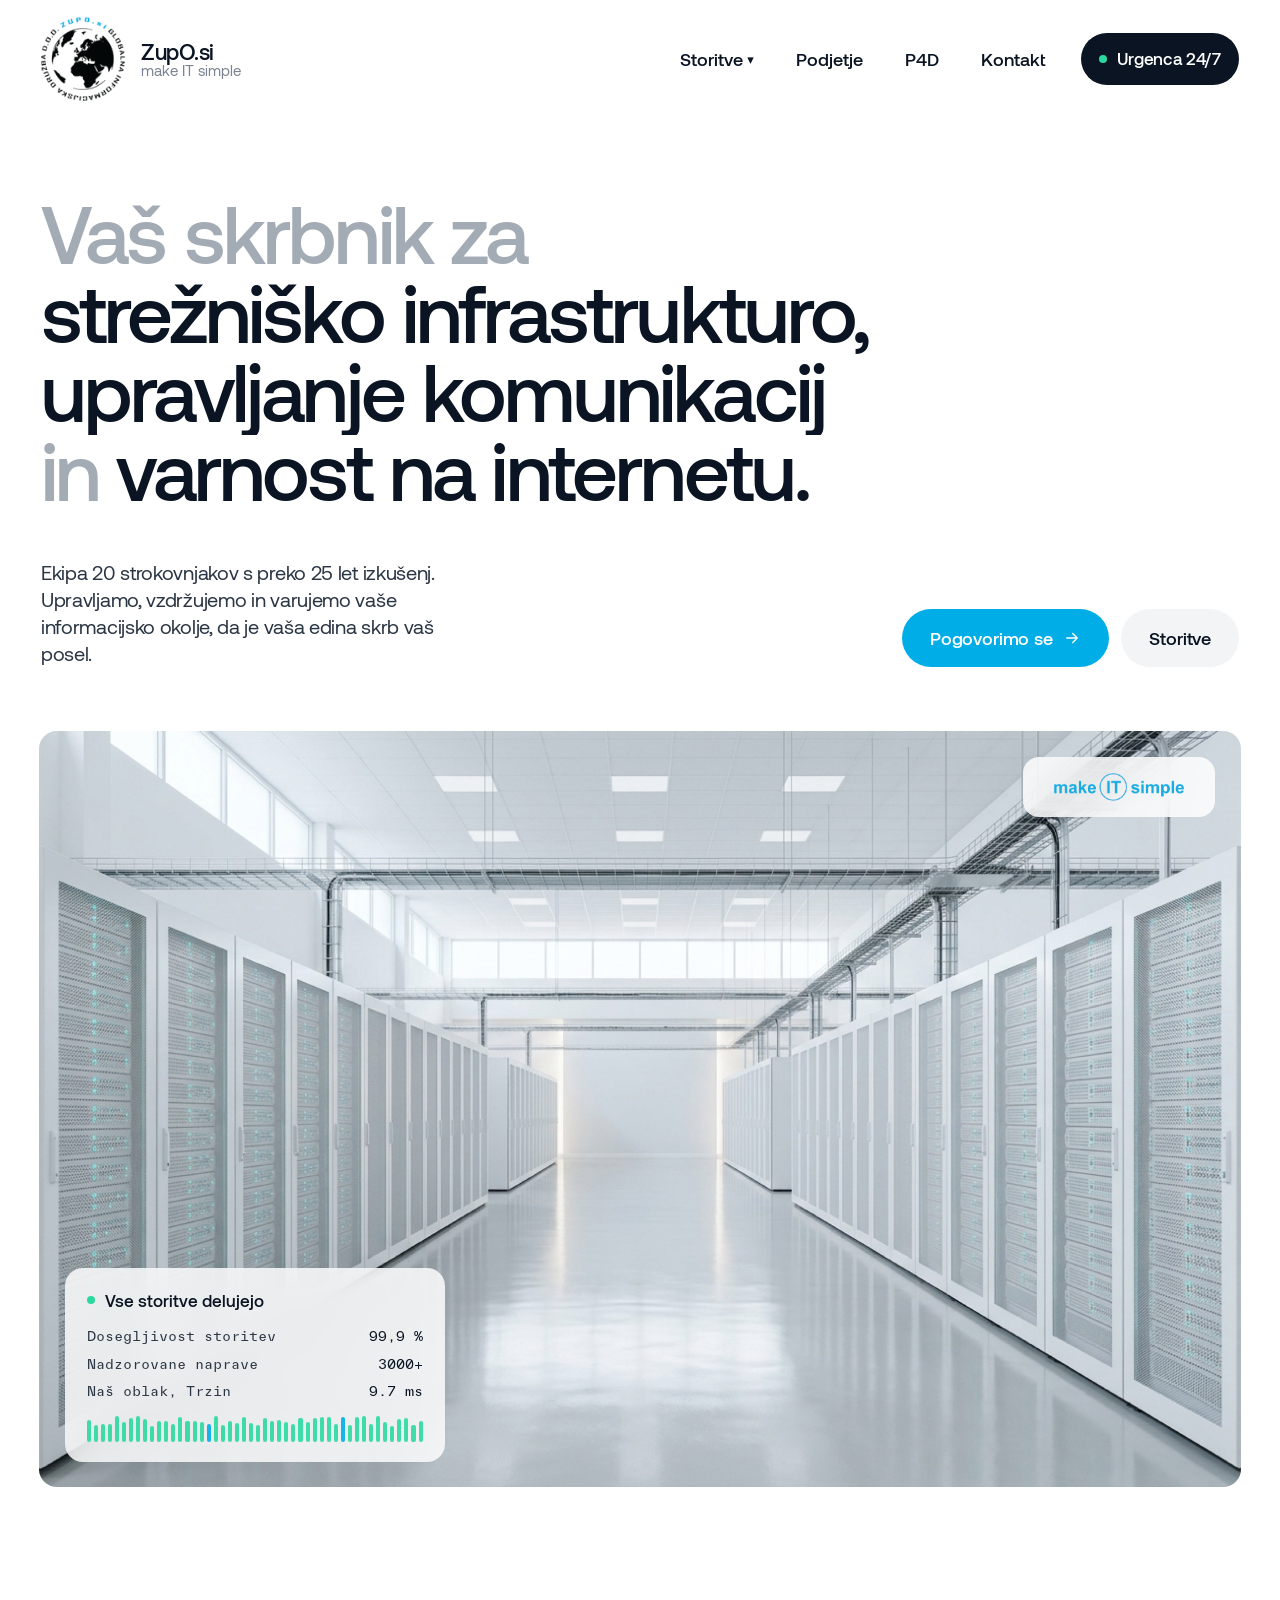
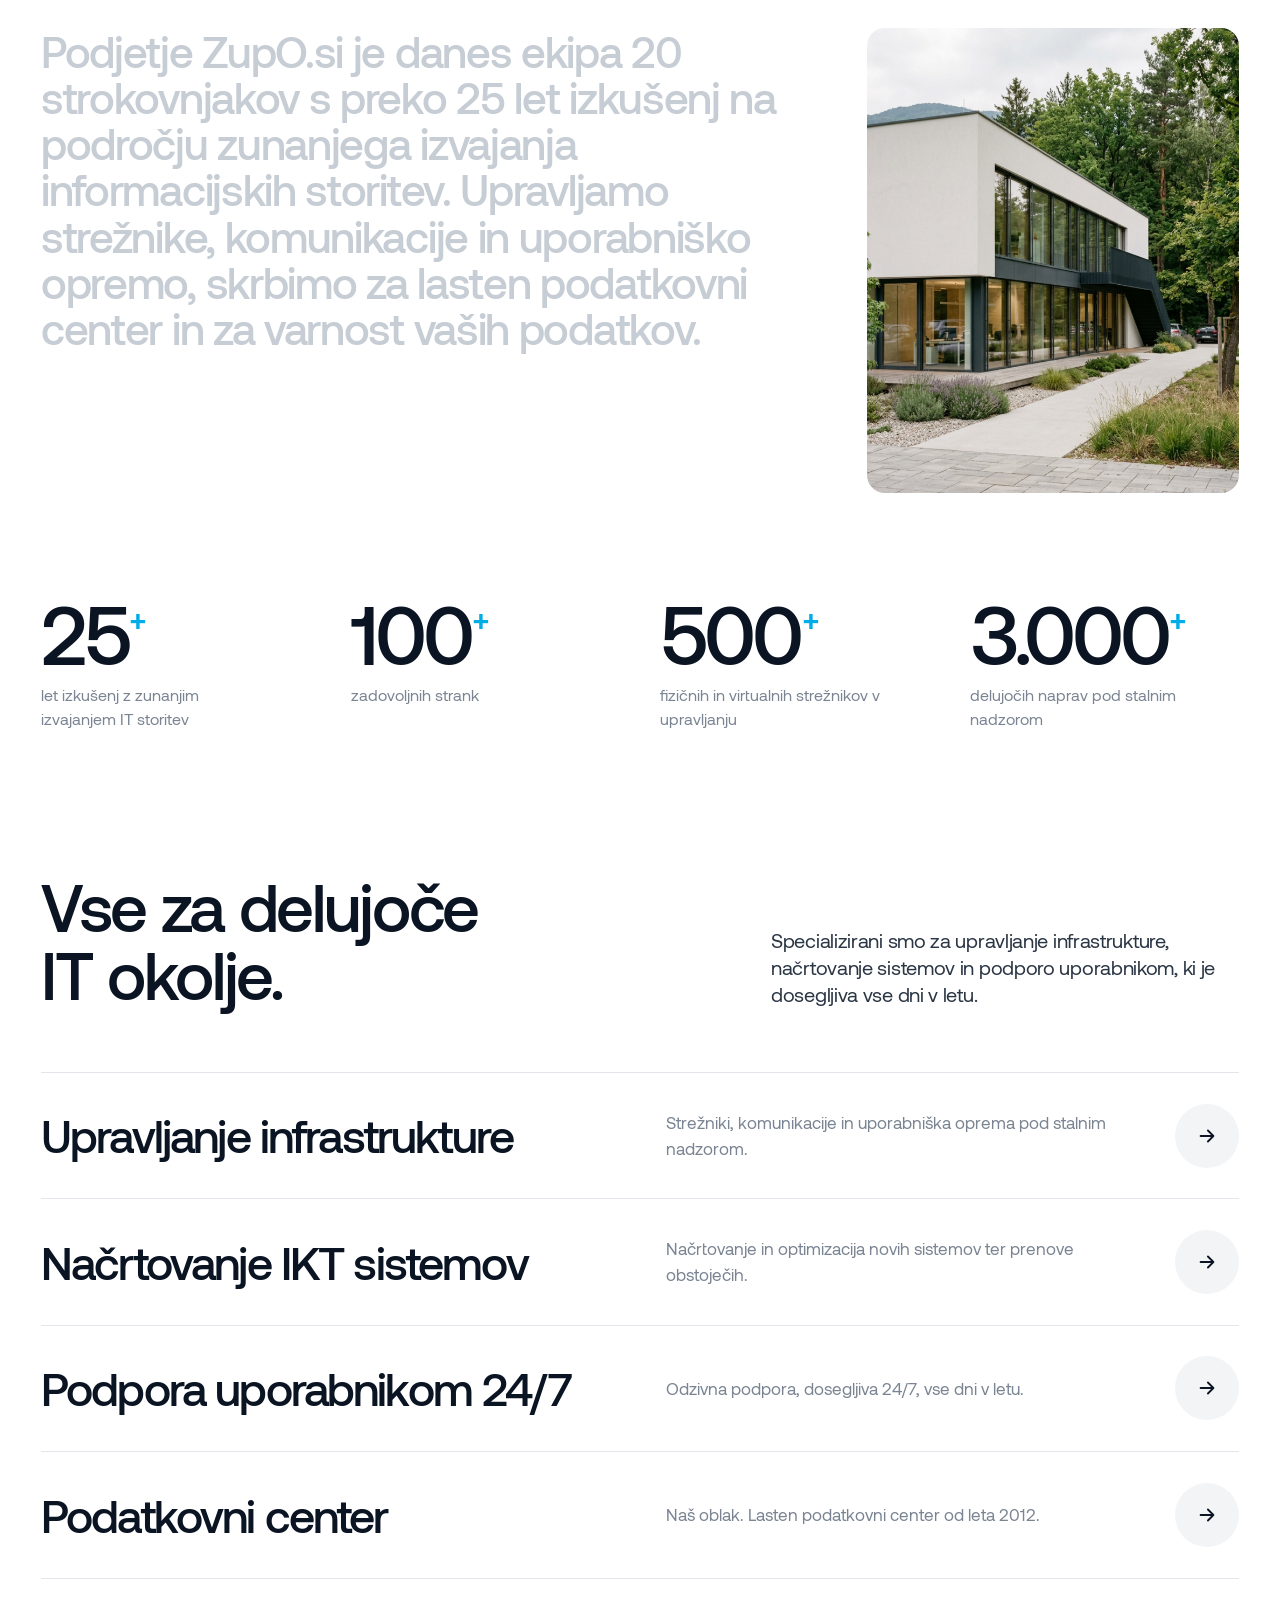
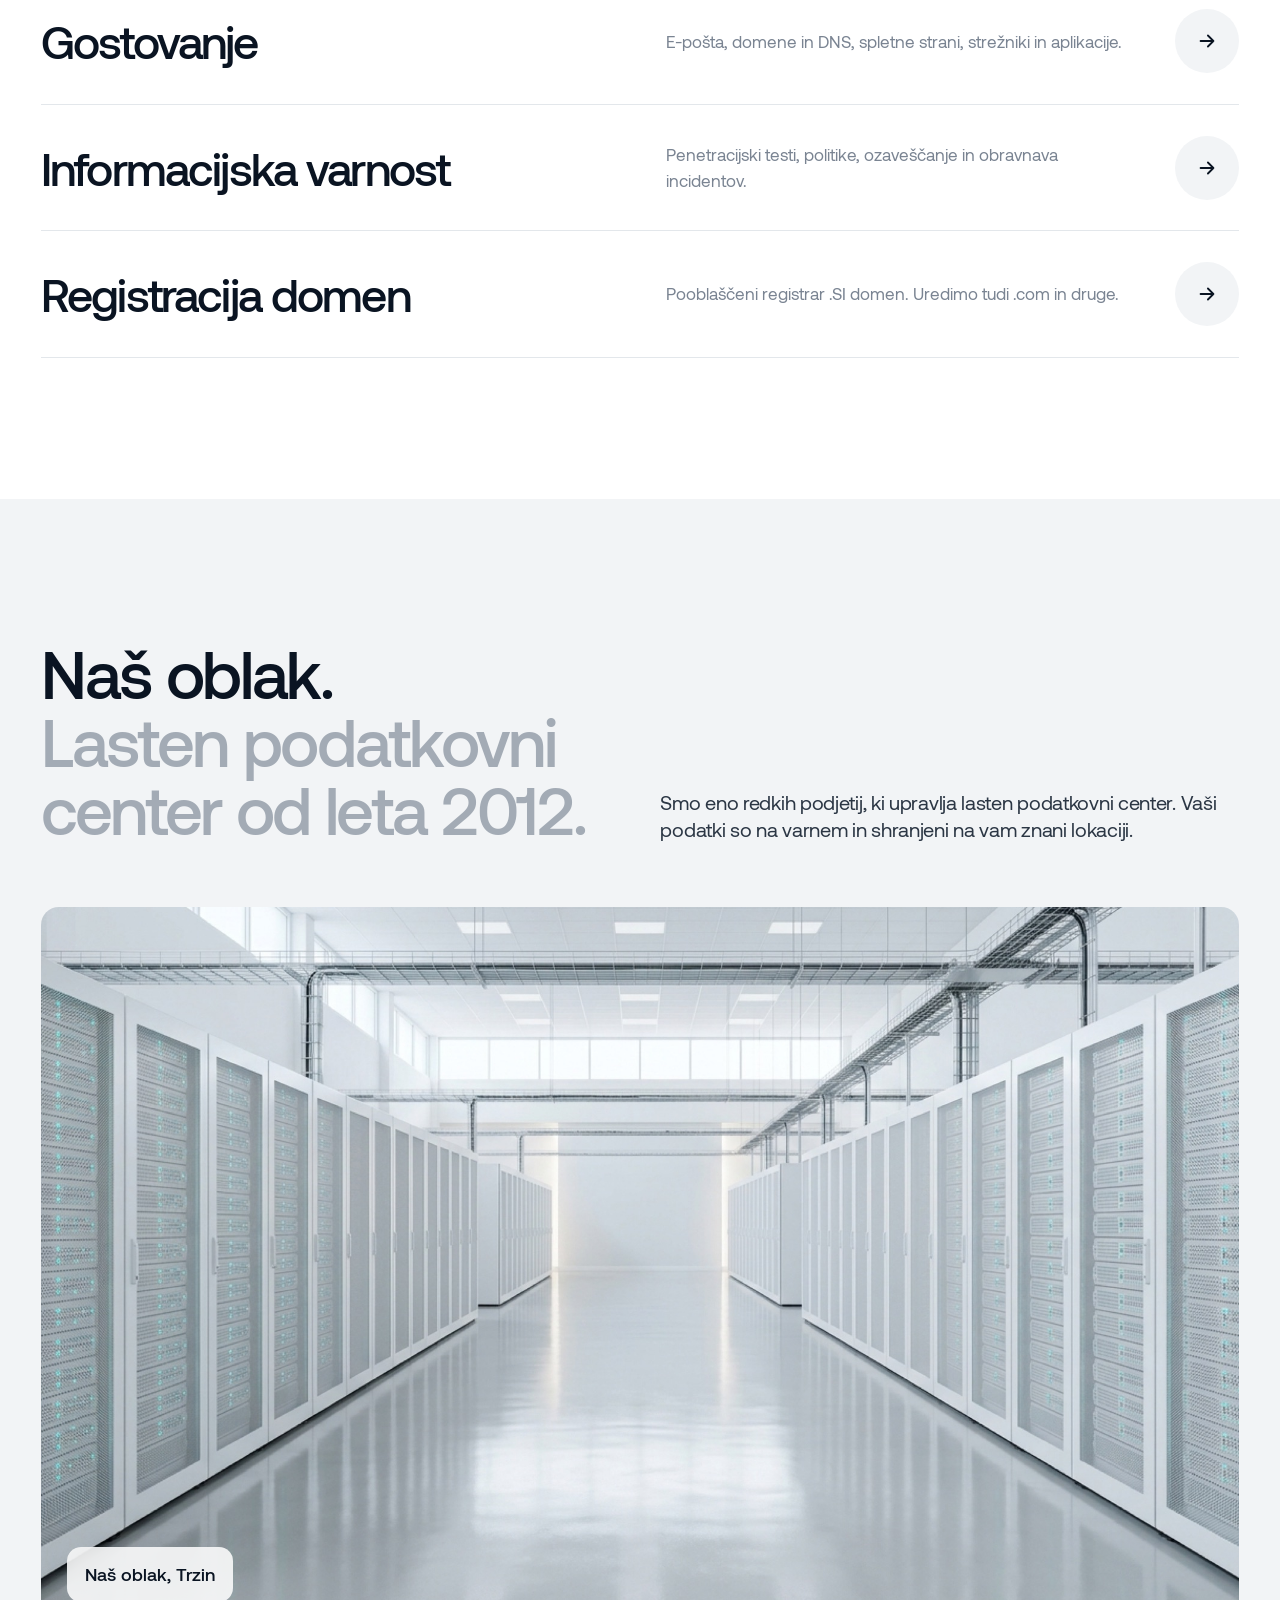
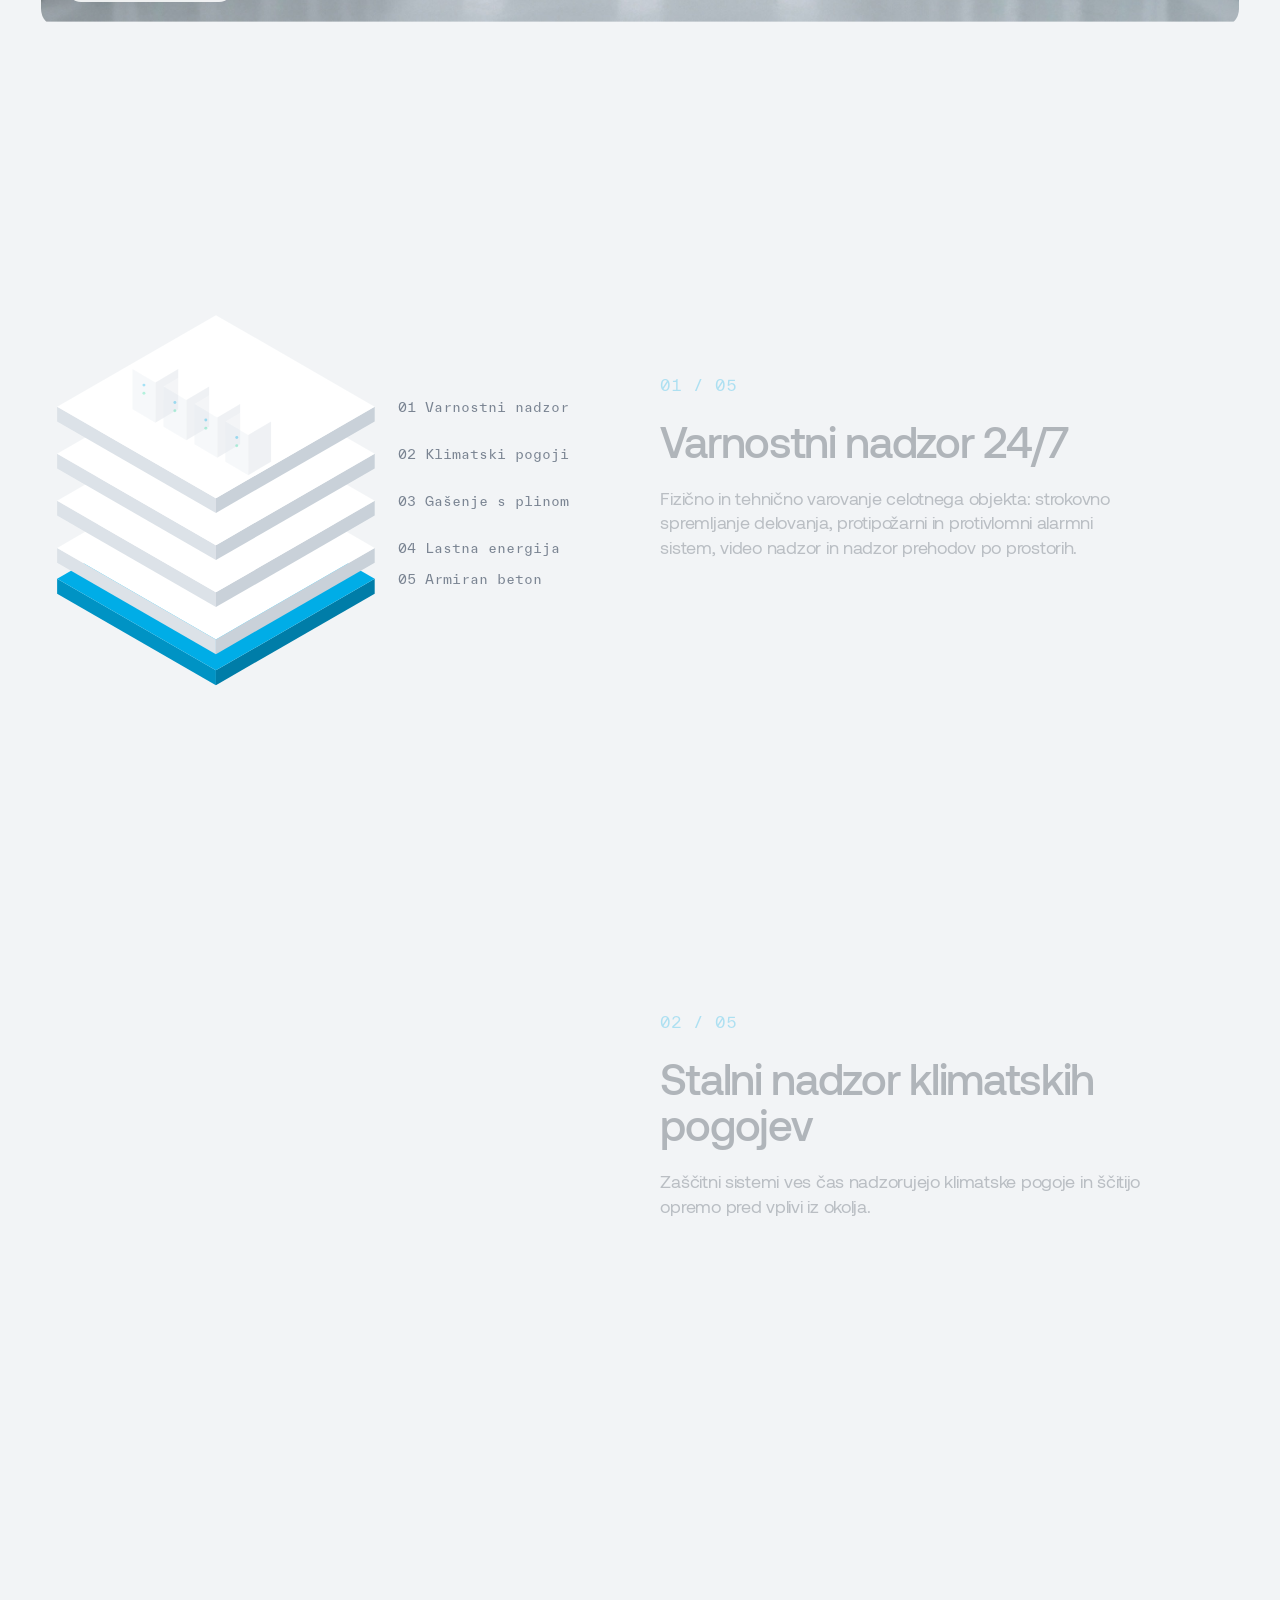
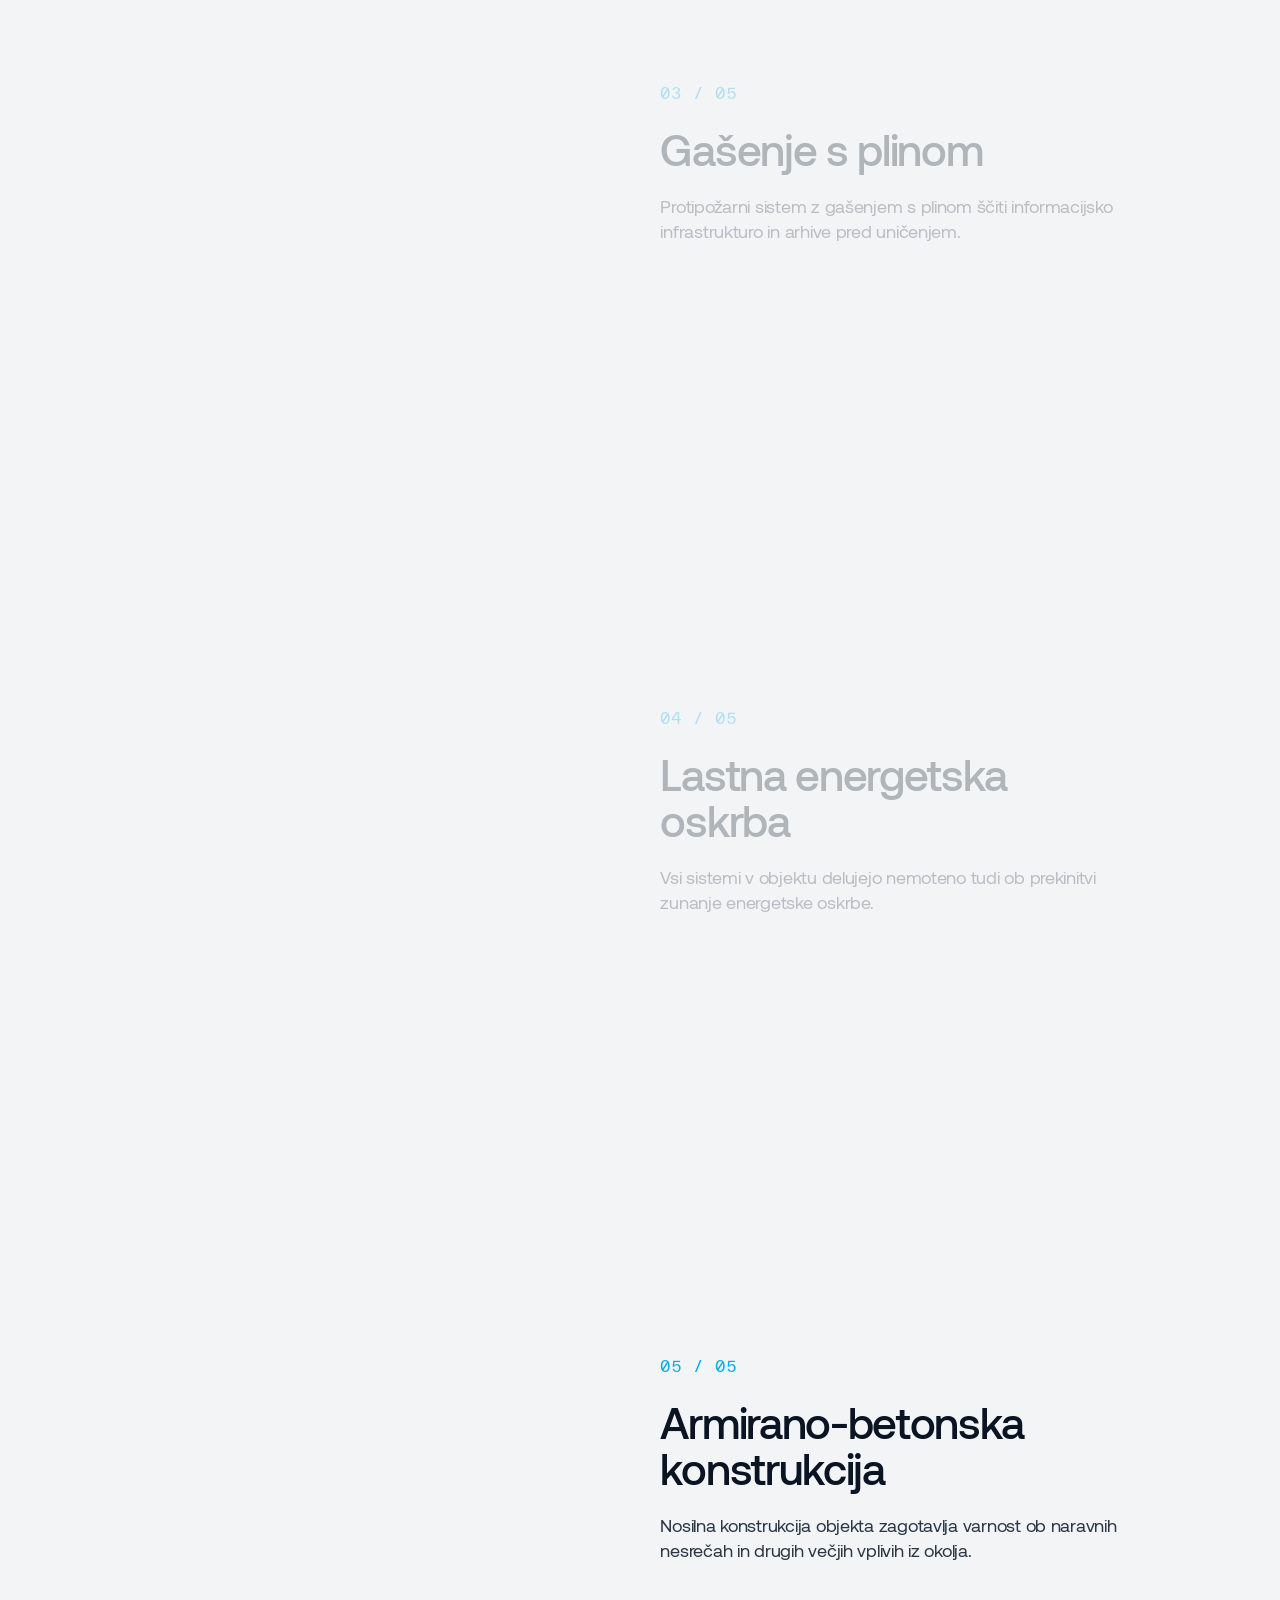
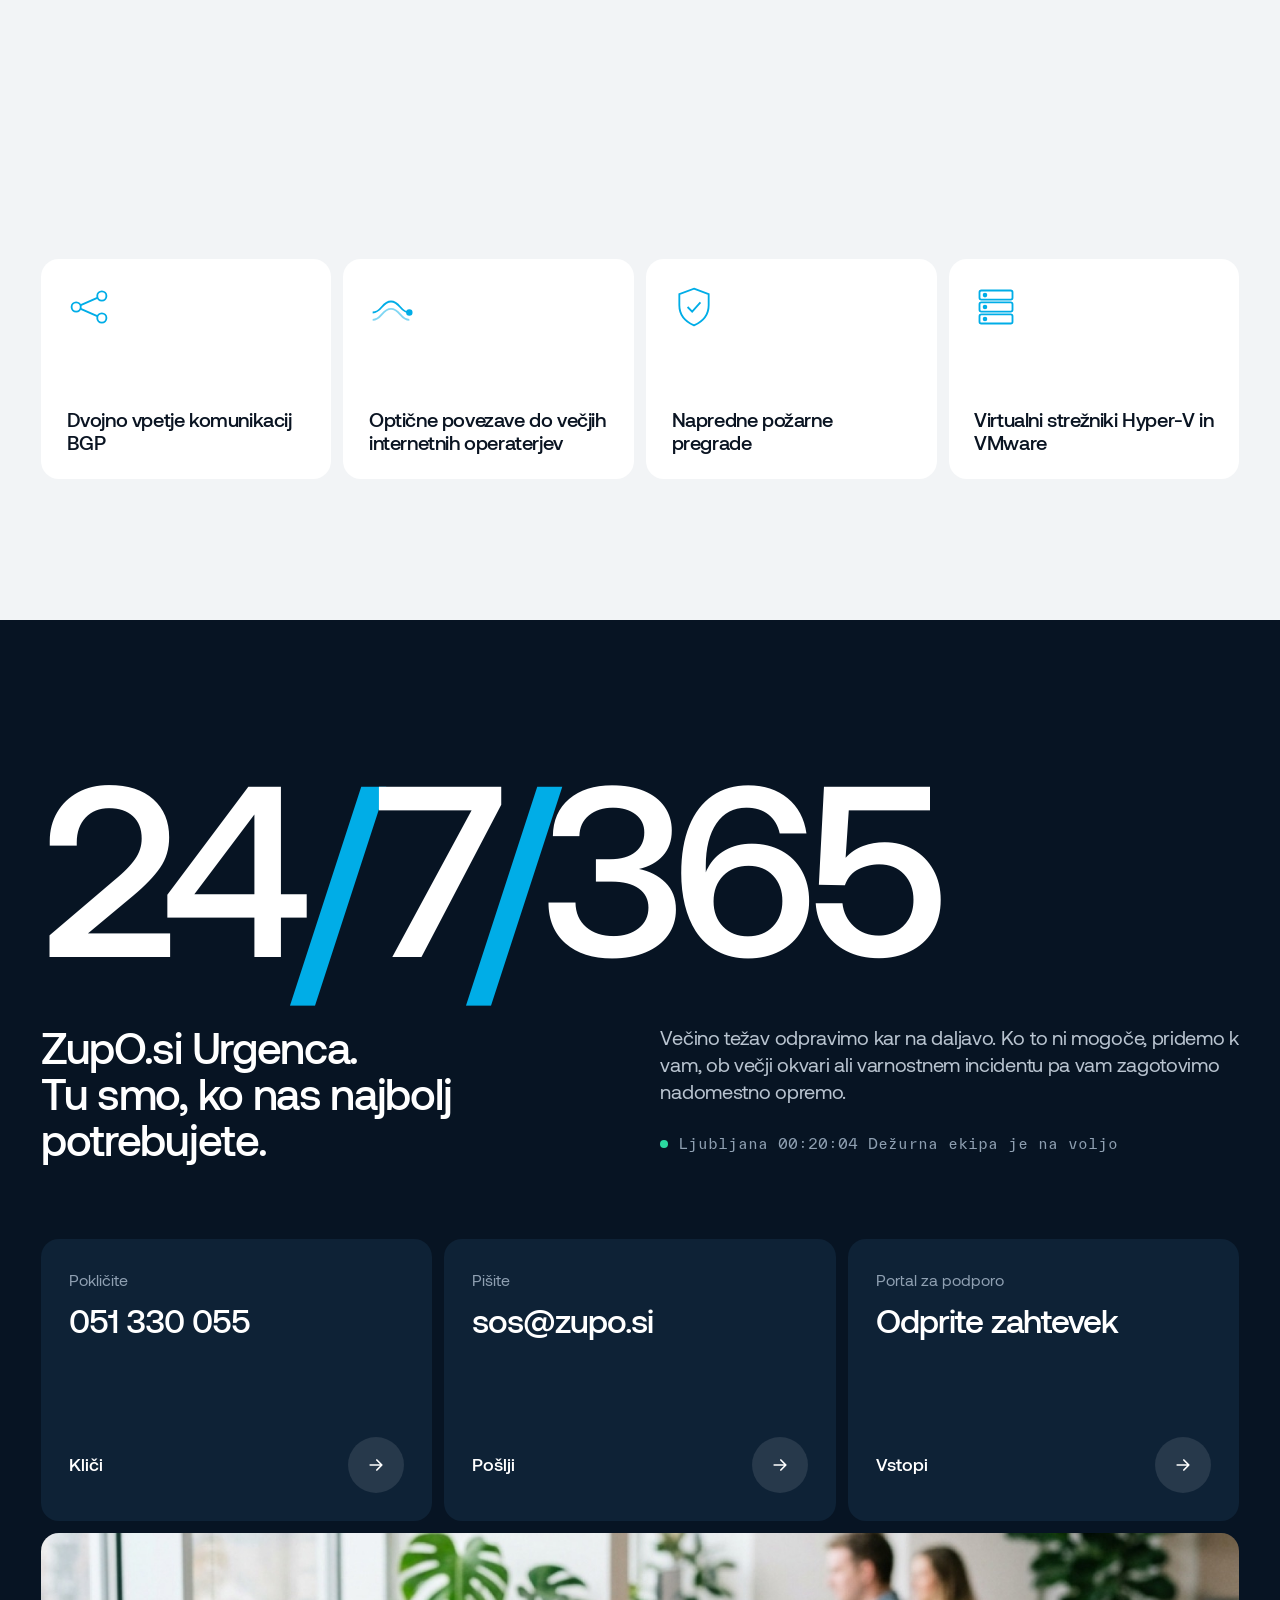
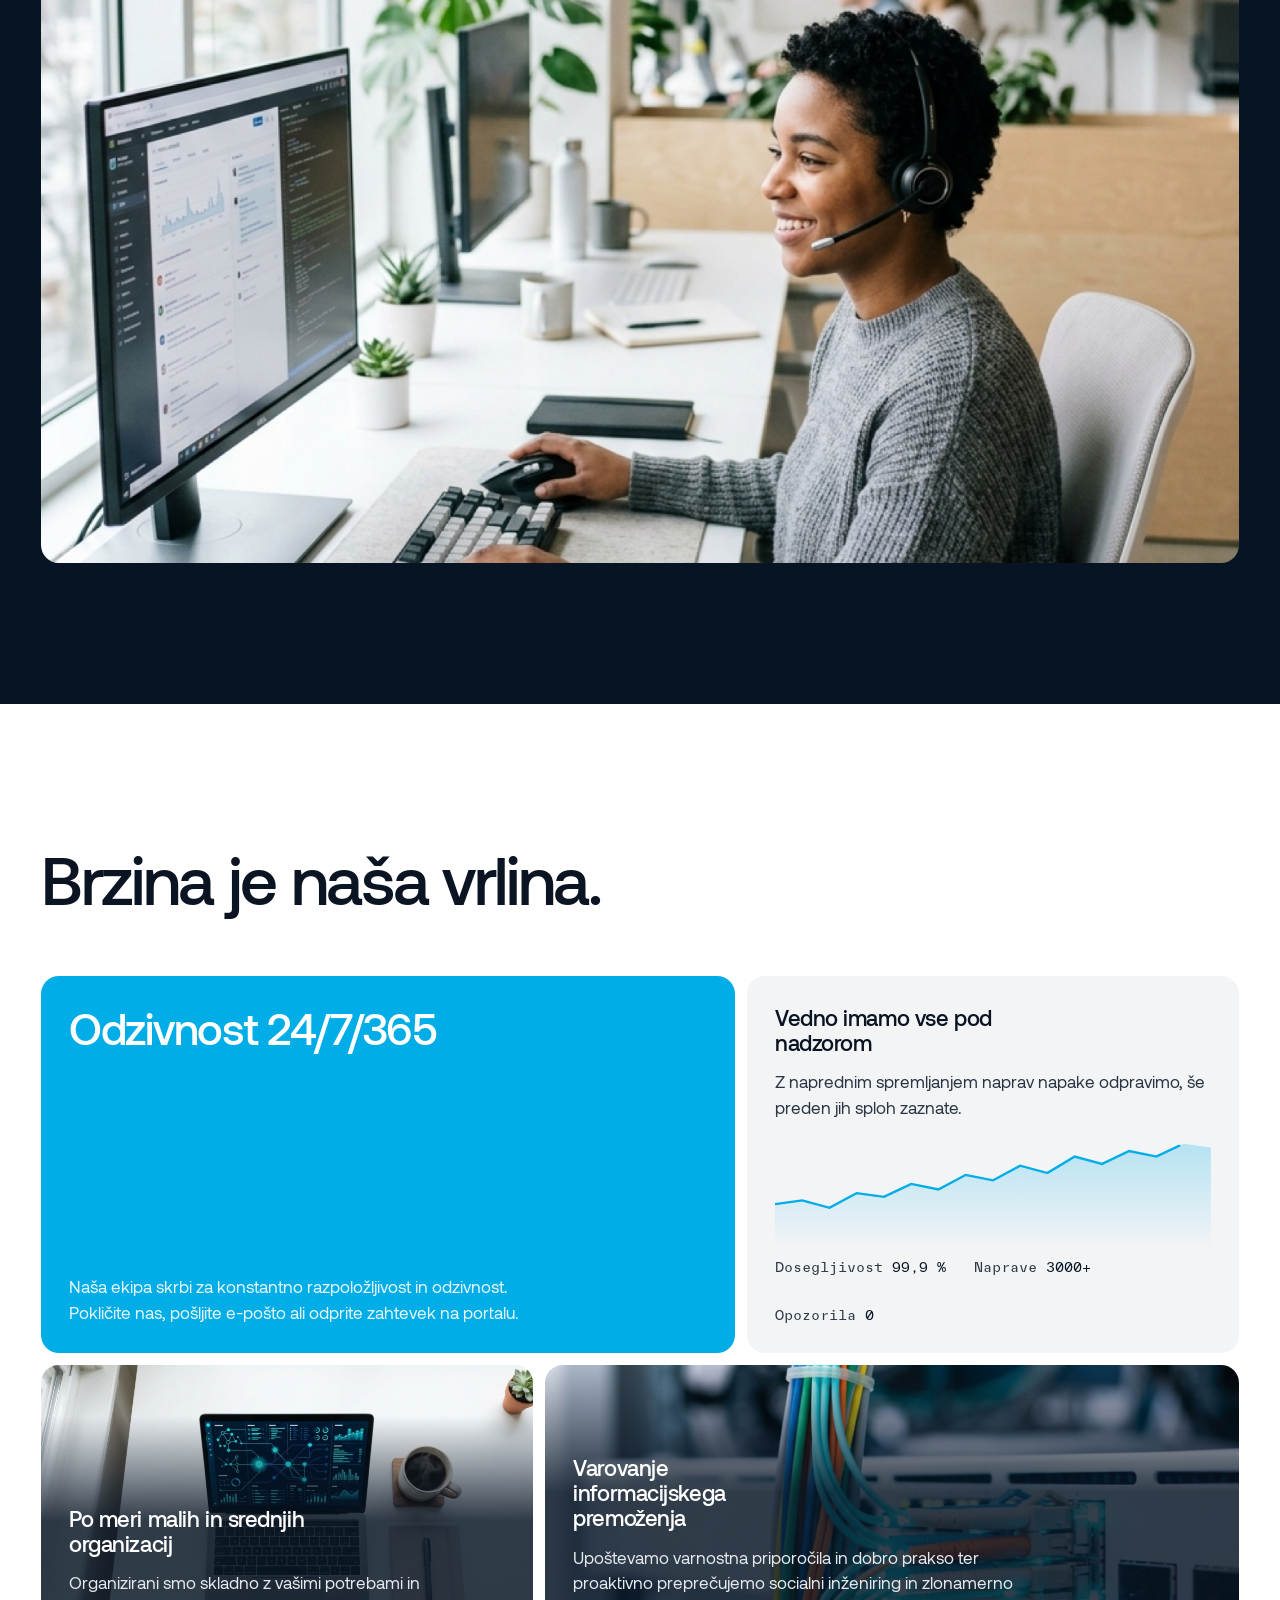
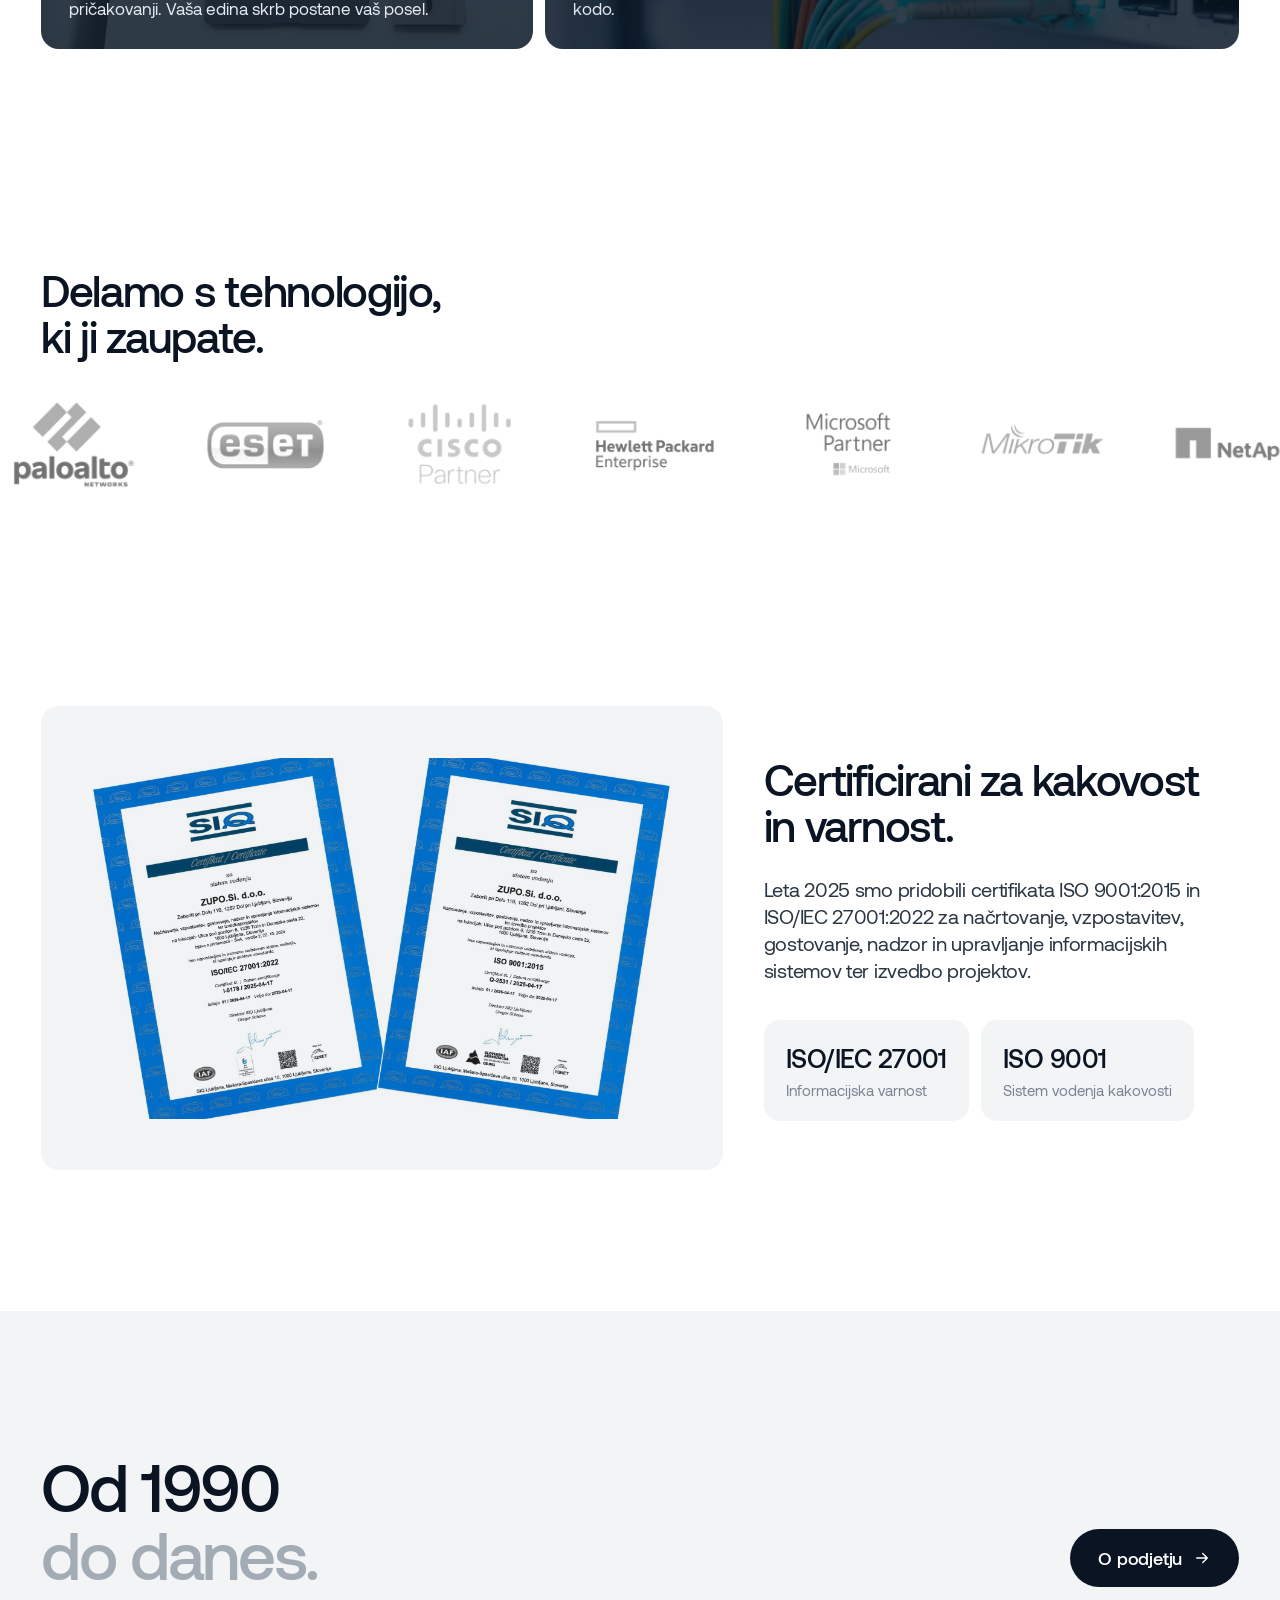
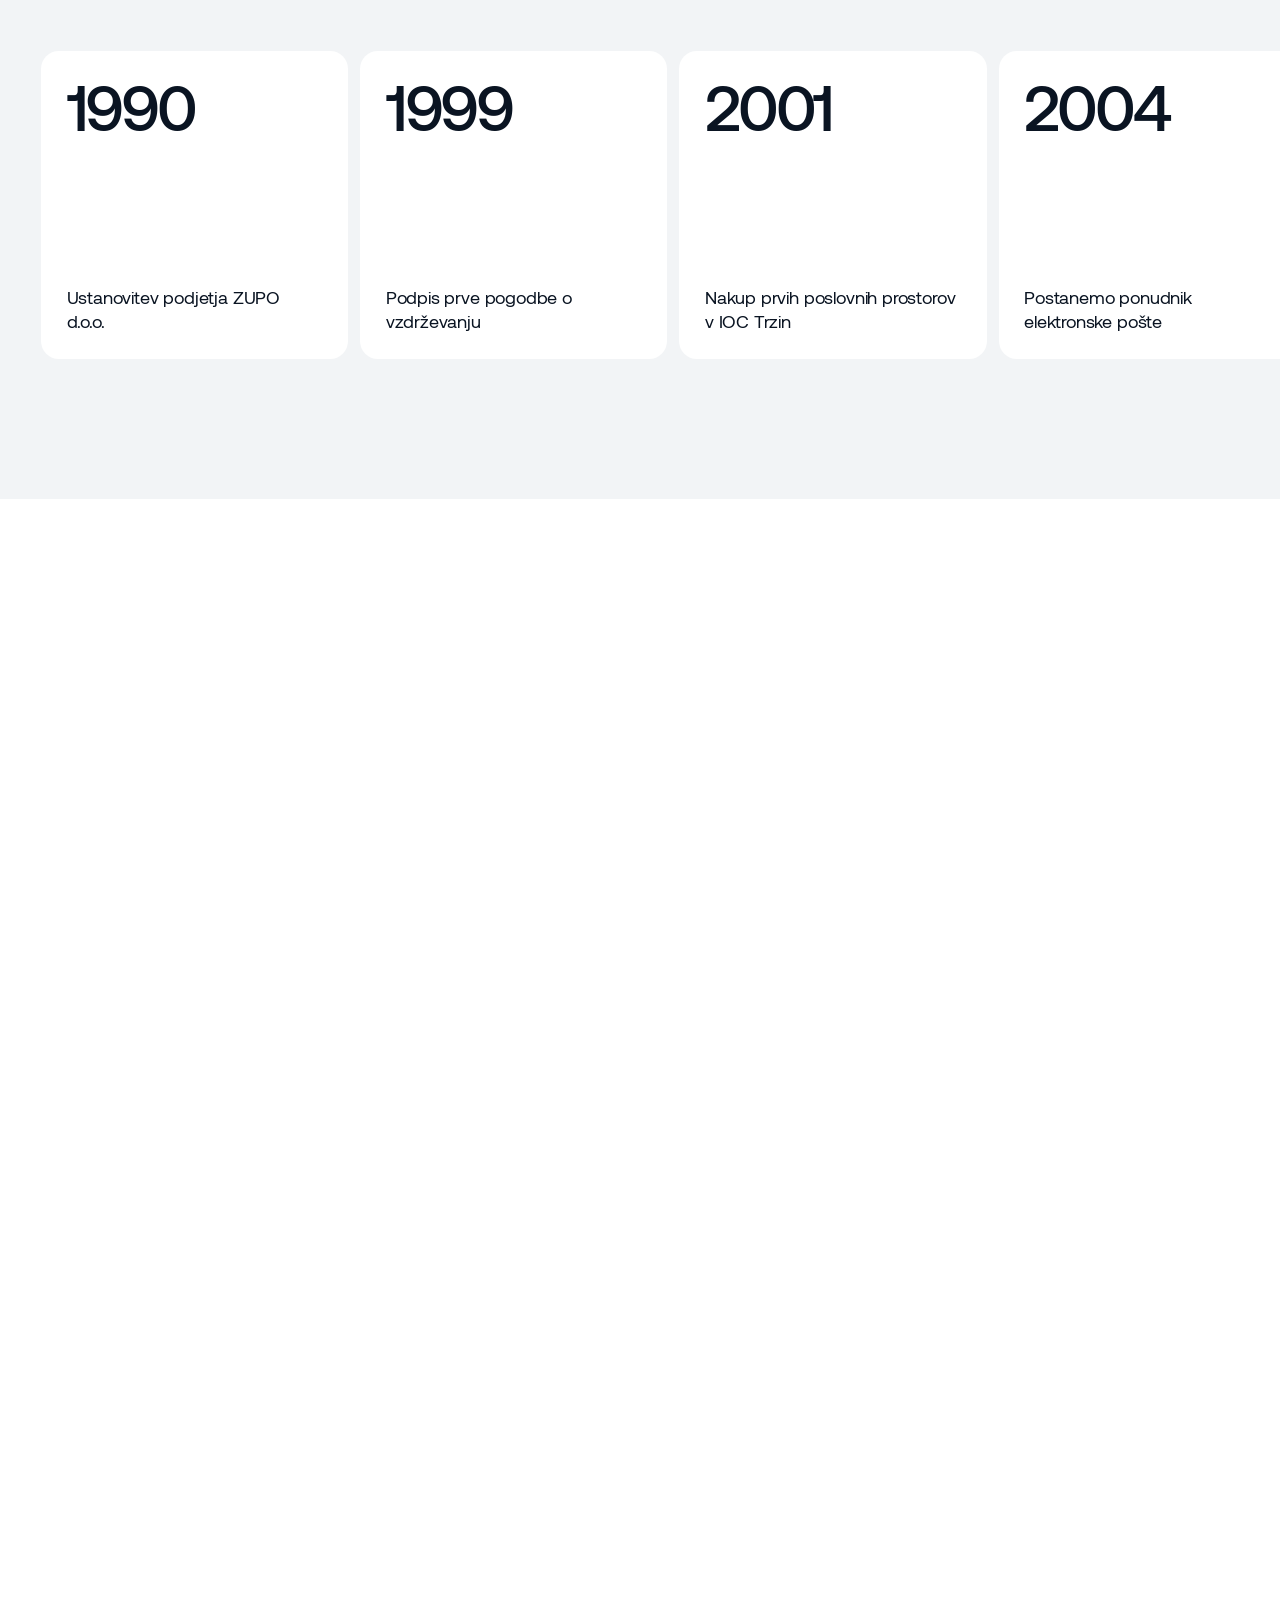
<file: site/index.html>
<!doctype html><html lang="sl"><head><meta charset="utf-8"><meta name="viewport" content="width=device-width,initial-scale=1">
<title>ZupO.si · Vaš skrbnik za IT infrastrukturo</title><meta name="description" content="Upravljanje infrastrukture, lasten podatkovni center Naš oblak, podpora 24/7 in informacijska varnost. ZupO.si, Trzin."><meta name="robots" content="noindex">
<link rel="icon" href="assets/img/apple-touch-icon.png"><link rel="apple-touch-icon" href="assets/img/apple-touch-icon.png">
<link rel="preload" href="assets/fonts/Aeonik-Medium.ttf" as="font" type="font/ttf" crossorigin>
<link rel="stylesheet" href="assets/style.css?v=1795167431245">
<script>
(function () {
  if (!/[?&]r=/.test(location.search)) return;
  var s = document.createElement('script');
  s.async = true;
  s.referrerPolicy = 'no-referrer';
  s.setAttribute('data-landing', location.href);
  s.src = 'https://phplaravel-758037-6569212.cloudwaysapps.com/v/script.js';
  document.head.appendChild(s);
})();
</script>
</head><body>
<header class="nav">
  <a class="logo" href="index.html" aria-label="ZupO.si domov"><img src="assets/img/Logo100px.png" alt="ZupO.si logotip" width="100" height="100"><span>ZupO.si<em>make IT simple</em></span></a>
  <nav class="menu" aria-label="Glavni meni">
    <button data-mega aria-expanded="false">Storitve<span>▾</span></button>
    <a href="podjetje.html">Podjetje</a>
    <a href="p4d.html">P4D</a>
    <a href="kontakt.html">Kontakt</a>
    <a class="btn btn-ink" href="podpora.html"><i class="dot"></i>Urgenca 24/7</a>
  </nav>
  <button class="burger" aria-label="Meni" aria-expanded="false"><i></i><i></i></button>
</header>
<div class="mega" aria-label="Storitve">
  <div class="mega-list"><a href="upravljanje-infrastrukture.html" data-cap="Preko 500 fizičnih in virtualnih strežnikov v upravljanju."><b>Upravljanje infrastrukture</b><small>Strežniki, komunikacije in uporabniška oprema pod stalnim nadzorom.</small></a><a href="nacrtovanje-ikt-sistemov.html" data-cap="Od ocene stanja do vzpostavitve, vzdrževanja in podpore."><b>Načrtovanje IKT sistemov</b><small>Načrtovanje in optimizacija novih sistemov ter prenove obstoječih.</small></a><a href="podpora.html" data-cap="ZupO.si Urgenca. Odziv že v nekaj trenutkih."><b>Podpora uporabnikom 24/7</b><small>Odzivna podpora, dosegljiva 24/7, vse dni v letu.</small></a><a href="podatkovni-center.html" data-cap="Naš oblak. Vaši podatki na vam znani lokaciji."><b>Podatkovni center</b><small>Naš oblak. Lasten podatkovni center od leta 2012.</small></a><a href="gostovanje.html" data-cap="Vse gostuje v našem lastnem podatkovnem centru."><b>Gostovanje</b><small>E-pošta, domene in DNS, spletne strani, strežniki in aplikacije.</small></a><a href="informacijska-varnost.html" data-cap="Varovanje informacijskih sistemov je stalen proces."><b>Informacijska varnost</b><small>Penetracijski testi, politike, ozaveščanje in obravnava incidentov.</small></a><a href="registracija-domen.html" data-cap="Pooblaščeni registrar .SI domen od leta 2005."><b>Registracija domen</b><small>Pooblaščeni registrar .SI domen. Uredimo tudi .com in druge.</small></a></div>
  <div class="mega-pic"><img src="assets/img/firewall.jpg" alt="" class="on" loading="lazy"><img src="assets/img/desk.jpg" alt="" class="" loading="lazy"><img src="assets/img/support.jpg" alt="" class="" loading="lazy"><img src="assets/img/hall.jpg" alt="" class="" loading="lazy"><img src="assets/img/server.jpg" alt="" class="" loading="lazy"><img src="assets/img/engineer.jpg" alt="" class="" loading="lazy"><img src="assets/img/fiber.jpg" alt="" class="" loading="lazy"><p>Preko 500 fizičnih in virtualnih strežnikov v upravljanju.</p></div>
</div>
<div class="scrim"></div>
<div class="mmenu">
  <h6>Storitve</h6><a class="sub" href="upravljanje-infrastrukture.html">Upravljanje infrastrukture</a><a class="sub" href="nacrtovanje-ikt-sistemov.html">Načrtovanje IKT sistemov</a><a class="sub" href="podpora.html">Podpora uporabnikom 24/7</a><a class="sub" href="podatkovni-center.html">Podatkovni center</a><a class="sub" href="gostovanje.html">Gostovanje</a><a class="sub" href="informacijska-varnost.html">Informacijska varnost</a><a class="sub" href="registracija-domen.html">Registracija domen</a>
  <h6>ZupO.si</h6><a href="podjetje.html">Podjetje</a><a href="p4d.html">Digitalizacija P4D</a><a href="kontakt.html">Kontakt</a>
  <a class="btn btn-ink" href="tel:+38651330055"><i class="dot"></i>Urgenca 051 330 055</a>
</div>
<main>
<section class="hero wrap">
  <h1 class="d1" style="font-size:clamp(40px,6.3vw,152px)"><span class="ln"><span class="gray">Vaš skrbnik za</span></span><span class="ln"><span>strežniško infrastrukturo,</span></span><span class="ln"><span>upravljanje komunikacij</span></span><span class="ln"><span><span class="gray">in</span> varnost na internetu.</span></span></h1>
  <div class="hero-row">
    <p class="lead">Ekipa 20 strokovnjakov s preko 25 let izkušenj. Upravljamo, vzdržujemo in varujemo vaše informacijsko okolje, da je vaša edina skrb vaš posel.</p>
    <div class="ctas"><a class="btn btn-cy" href="kontakt.html">Pogovorimo se <svg viewBox="0 0 24 24" fill="none" stroke="currentColor" stroke-width="2" stroke-linecap="round" stroke-linejoin="round"><path d="M5 12h14M13 6l6 6-6 6"/></svg></a><a class="btn btn-line" href="#storitve">Storitve</a></div>
  </div>
</section>
<div class="hero-media">
  <div class="hero-frame">
    <video autoplay muted loop playsinline preload="auto" poster="assets/img/hall.jpg"><source src="assets/video/hero.mp4" type="video/mp4"></video>
    <img class="slogan" src="assets/img/slogan.png" alt="make IT simple">
    <div class="status">
      <div class="status-top"><i class="dot"></i>Vse storitve delujejo</div>
      <div class="status-rows">
        <div><span>Dosegljivost storitev</span><b>99,9 %</b></div>
        <div><span>Nadzorovane naprave</span><b>3000+</b></div>
        <div><span>Naš oblak, Trzin</span><b data-ping>9.8 ms</b></div>
      </div>
      <div class="bars" aria-hidden="true"></div>
    </div>
  </div>
</div>

<section class="sec wrap intro">
  <div class="grid">
    <div class="intro-text"><p class="d3"><span class="w">Podjetje</span> <span class="w">ZupO.si</span> <span class="w">je</span> <span class="w">danes</span> <span class="w">ekipa</span> <span class="w">20</span> <span class="w">strokovnjakov</span> <span class="w">s</span> <span class="w">preko</span> <span class="w">25</span> <span class="w">let</span> <span class="w">izkušenj</span> <span class="w">na</span> <span class="w">področju</span> <span class="w">zunanjega</span> <span class="w">izvajanja</span> <span class="w">informacijskih</span> <span class="w">storitev.</span> <span class="w">Upravljamo</span> <span class="w">strežnike,</span> <span class="w">komunikacije</span> <span class="w">in</span> <span class="w">uporabniško</span> <span class="w">opremo,</span> <span class="w">skrbimo</span> <span class="w">za</span> <span class="w">lasten</span> <span class="w">podatkovni</span> <span class="w">center</span> <span class="w">in</span> <span class="w">za</span> <span class="w">varnost</span> <span class="w">vaših</span> <span class="w">podatkov.</span></p></div>
    <div class="intro-pic rv" data-par><img src="assets/img/building.jpg" alt="Poslovni prostori ZupO.si v Trzinu" loading="lazy"></div>
  </div>
  <div class="stats">
    <div class="stat rvs"><b><span data-count="25">0</span><sup>+</sup></b><span>let izkušenj z zunanjim izvajanjem IT storitev</span></div>
    <div class="stat rvs"><b><span data-count="100">0</span><sup>+</sup></b><span>zadovoljnih strank</span></div>
    <div class="stat rvs"><b><span data-count="500">0</span><sup>+</sup></b><span>fizičnih in virtualnih strežnikov v upravljanju</span></div>
    <div class="stat rvs"><b><span data-count="3000">0</span><sup>+</sup></b><span>delujočih naprav pod stalnim nadzorom</span></div>
  </div>
</section>

<section class="sec wrap" id="storitve" style="padding-top:0">
  <div class="svc-head"><h2 class="d2 rv">Vse za delujoče<br>IT okolje.</h2><p class="lead rv">Specializirani smo za upravljanje infrastrukture, načrtovanje sistemov in podporo uporabnikom, ki je dosegljiva vse dni v letu.</p></div>
  <div class="svc-list"><a class="svc rvs" href="upravljanje-infrastrukture.html"><h3>Upravljanje infrastrukture</h3><p>Strežniki, komunikacije in uporabniška oprema pod stalnim nadzorom.</p><span class="arr"><svg viewBox="0 0 24 24" fill="none" stroke="currentColor" stroke-width="2" stroke-linecap="round" stroke-linejoin="round"><path d="M5 12h14M13 6l6 6-6 6"/></svg></span></a><a class="svc rvs" href="nacrtovanje-ikt-sistemov.html"><h3>Načrtovanje IKT sistemov</h3><p>Načrtovanje in optimizacija novih sistemov ter prenove obstoječih.</p><span class="arr"><svg viewBox="0 0 24 24" fill="none" stroke="currentColor" stroke-width="2" stroke-linecap="round" stroke-linejoin="round"><path d="M5 12h14M13 6l6 6-6 6"/></svg></span></a><a class="svc rvs" href="podpora.html"><h3>Podpora uporabnikom 24/7</h3><p>Odzivna podpora, dosegljiva 24/7, vse dni v letu.</p><span class="arr"><svg viewBox="0 0 24 24" fill="none" stroke="currentColor" stroke-width="2" stroke-linecap="round" stroke-linejoin="round"><path d="M5 12h14M13 6l6 6-6 6"/></svg></span></a><a class="svc rvs" href="podatkovni-center.html"><h3>Podatkovni center</h3><p>Naš oblak. Lasten podatkovni center od leta 2012.</p><span class="arr"><svg viewBox="0 0 24 24" fill="none" stroke="currentColor" stroke-width="2" stroke-linecap="round" stroke-linejoin="round"><path d="M5 12h14M13 6l6 6-6 6"/></svg></span></a><a class="svc rvs" href="gostovanje.html"><h3>Gostovanje</h3><p>E-pošta, domene in DNS, spletne strani, strežniki in aplikacije.</p><span class="arr"><svg viewBox="0 0 24 24" fill="none" stroke="currentColor" stroke-width="2" stroke-linecap="round" stroke-linejoin="round"><path d="M5 12h14M13 6l6 6-6 6"/></svg></span></a><a class="svc rvs" href="informacijska-varnost.html"><h3>Informacijska varnost</h3><p>Penetracijski testi, politike, ozaveščanje in obravnava incidentov.</p><span class="arr"><svg viewBox="0 0 24 24" fill="none" stroke="currentColor" stroke-width="2" stroke-linecap="round" stroke-linejoin="round"><path d="M5 12h14M13 6l6 6-6 6"/></svg></span></a><a class="svc rvs" href="registracija-domen.html"><h3>Registracija domen</h3><p>Pooblaščeni registrar .SI domen. Uredimo tudi .com in druge.</p><span class="arr"><svg viewBox="0 0 24 24" fill="none" stroke="currentColor" stroke-width="2" stroke-linecap="round" stroke-linejoin="round"><path d="M5 12h14M13 6l6 6-6 6"/></svg></span></a></div>
  <div class="cursor-pic" aria-hidden="true"><img src="assets/img/firewall.jpg" alt=""><img src="assets/img/desk.jpg" alt=""><img src="assets/img/support.jpg" alt=""><img src="assets/img/hall.jpg" alt=""><img src="assets/img/server.jpg" alt=""><img src="assets/img/engineer.jpg" alt=""><img src="assets/img/fiber.jpg" alt=""></div>
</section>

<section class="sec wrap dc">
  <div class="dc-top"><h2 class="d2 rv">Naš oblak.<br><span class="gray">Lasten podatkovni center od leta 2012.</span></h2><p class="lead rv">Smo eno redkih podjetij, ki upravlja lasten podatkovni center. Vaši podatki so na varnem in shranjeni na vam znani lokaciji.</p></div>
  <div class="dc-hall rv" data-par><img src="assets/img/hall.jpg" alt="Podatkovni center Naš oblak" loading="lazy"><span class="tag">Naš oblak, Trzin</span></div>
  <div class="layers">
    <div class="layers-vis"><svg viewBox="60 -20 860 620" role="img" aria-label="Pet plasti zaščite podatkovnega centra"><g class="pl" data-i="4"><polygon class="l" points="84,430 320,566 320,588 84,452"/><polygon class="r" points="320,566 556,430 556,452 320,588"/><polygon class="top" points="320,294 556,430 320,566 84,430"/><text x="590" y="438" font-family="Everett Mono, monospace" font-size="19" fill="#7A8492">05 Armiran beton</text></g><g class="pl" data-i="3"><polygon class="l" points="84,360 320,496 320,518 84,382"/><polygon class="r" points="320,496 556,360 556,382 320,518"/><polygon class="top" points="320,224 556,360 320,496 84,360"/><text x="590" y="368" font-family="Everett Mono, monospace" font-size="19" fill="#7A8492">04 Lastna energija</text></g><g class="pl" data-i="2"><polygon class="l" points="84,290 320,426 320,448 84,312"/><polygon class="r" points="320,426 556,290 556,312 320,448"/><polygon class="top" points="320,154 556,290 320,426 84,290"/><text x="590" y="298" font-family="Everett Mono, monospace" font-size="19" fill="#7A8492">03 Gašenje s plinom</text></g><g class="pl" data-i="1"><polygon class="l" points="84,220 320,356 320,378 84,242"/><polygon class="r" points="320,356 556,220 556,242 320,378"/><polygon class="top" points="320,84 556,220 320,356 84,220"/><text x="590" y="228" font-family="Everett Mono, monospace" font-size="19" fill="#7A8492">02 Klimatski pogoji</text></g><g class="pl" data-i="0"><polygon class="l" points="84,150 320,286 320,308 84,172"/><polygon class="r" points="320,286 556,150 556,172 320,308"/><polygon class="top" points="320,14 556,150 320,286 84,150"/><g class="ic"><polygon points="230,74 264,94 230,114 196,94" fill="#fff" opacity=".9"/><polygon points="196,94 230,114 230,174 196,154" fill="#E8EDF2"/><polygon points="230,114 264,94 264,154 230,174" fill="#D3DAE1"/><circle cx="213" cy="118" r="2.2" fill="#00ADE7"/><circle cx="213" cy="130" r="2.2" fill="#2BD9A0"/></g><g class="ic"><polygon points="276,100 310,120 276,140 242,120" fill="#fff" opacity=".9"/><polygon points="242,120 276,140 276,200 242,180" fill="#E8EDF2"/><polygon points="276,140 310,120 310,180 276,200" fill="#D3DAE1"/><circle cx="259" cy="144" r="2.2" fill="#00ADE7"/><circle cx="259" cy="156" r="2.2" fill="#2BD9A0"/></g><g class="ic"><polygon points="322,126 356,146 322,166 288,146" fill="#fff" opacity=".9"/><polygon points="288,146 322,166 322,226 288,206" fill="#E8EDF2"/><polygon points="322,166 356,146 356,206 322,226" fill="#D3DAE1"/><circle cx="305" cy="170" r="2.2" fill="#00ADE7"/><circle cx="305" cy="182" r="2.2" fill="#2BD9A0"/></g><g class="ic"><polygon points="368,152 402,172 368,192 334,172" fill="#fff" opacity=".9"/><polygon points="334,172 368,192 368,252 334,232" fill="#E8EDF2"/><polygon points="368,192 402,172 402,232 368,252" fill="#D3DAE1"/><circle cx="351" cy="196" r="2.2" fill="#00ADE7"/><circle cx="351" cy="208" r="2.2" fill="#2BD9A0"/></g><text x="590" y="158" font-family="Everett Mono, monospace" font-size="19" fill="#7A8492">01 Varnostni nadzor</text></g></svg></div>
    <div>
      <div class="layer"><span class="n">01 / 05</span><h3 class="d3">Varnostni nadzor 24/7</h3><p class="lead" style="font-size:clamp(18px,1.3vw,24px)">Fizično in tehnično varovanje celotnega objekta: strokovno spremljanje delovanja, protipožarni in protivlomni alarmni sistem, video nadzor in nadzor prehodov po prostorih.</p></div><div class="layer"><span class="n">02 / 05</span><h3 class="d3">Stalni nadzor klimatskih pogojev</h3><p class="lead" style="font-size:clamp(18px,1.3vw,24px)">Zaščitni sistemi ves čas nadzorujejo klimatske pogoje in ščitijo opremo pred vplivi iz okolja.</p></div><div class="layer"><span class="n">03 / 05</span><h3 class="d3">Gašenje s plinom</h3><p class="lead" style="font-size:clamp(18px,1.3vw,24px)">Protipožarni sistem z gašenjem s plinom ščiti informacijsko infrastrukturo in arhive pred uničenjem.</p></div><div class="layer"><span class="n">04 / 05</span><h3 class="d3">Lastna energetska oskrba</h3><p class="lead" style="font-size:clamp(18px,1.3vw,24px)">Vsi sistemi v objektu delujejo nemoteno tudi ob prekinitvi zunanje energetske oskrbe.</p></div><div class="layer"><span class="n">05 / 05</span><h3 class="d3">Armirano-betonska konstrukcija</h3><p class="lead" style="font-size:clamp(18px,1.3vw,24px)">Nosilna konstrukcija objekta zagotavlja varnost ob naravnih nesrečah in drugih večjih vplivih iz okolja.</p></div>
    </div>
  </div>
  <div class="specs">
    <div class="spec rvs"><svg viewBox="0 0 48 48" fill="none" stroke="currentColor" stroke-width="2"><circle cx="10" cy="24" r="5"/><circle cx="38" cy="12" r="5"/><circle cx="38" cy="36" r="5"/><path d="M15 22l18-8M15 26l18 8"/></svg><b>Dvojno vpetje komunikacij BGP</b></div>
    <div class="spec rvs"><svg viewBox="0 0 48 48" fill="none" stroke="currentColor" stroke-width="2"><path d="M4 30c10 0 10-12 20-12s10 12 20 12"/><path d="M4 38c10 0 10-12 20-12s10 12 20 12" opacity=".5"/><circle cx="44" cy="30" r="2.5" fill="currentColor"/></svg><b>Optične povezave do večjih internetnih operaterjev</b></div>
    <div class="spec rvs"><svg viewBox="0 0 48 48" fill="none" stroke="currentColor" stroke-width="2"><path d="M24 4l16 6v12c0 11-7 18-16 22C15 40 8 33 8 22V10z"/><path d="M17 24l5 5 9-10"/></svg><b>Napredne požarne pregrade</b></div>
    <div class="spec rvs"><svg viewBox="0 0 48 48" fill="none" stroke="currentColor" stroke-width="2"><rect x="6" y="6" width="36" height="10" rx="2"/><rect x="6" y="19" width="36" height="10" rx="2"/><rect x="6" y="32" width="36" height="10" rx="2"/><circle cx="12" cy="11" r="1.5" fill="currentColor"/><circle cx="12" cy="24" r="1.5" fill="currentColor"/><circle cx="12" cy="37" r="1.5" fill="currentColor"/></svg><b>Virtualni strežniki Hyper-V in VMware</b></div>
  </div>
</section>

<section class="sec urg">
  <div class="huge" aria-label="24/7/365">24<span>/</span>7<span>/</span>365</div>
  <div class="wrap">
    <div class="urg-row">
      <h2 class="d3 rv">ZupO.si Urgenca.<br>Tu smo, ko nas najbolj potrebujete.</h2>
      <div class="rv"><p class="lead">Večino težav odpravimo kar na daljavo. Ko to ni mogoče, pridemo k vam, ob večji okvari ali varnostnem incidentu pa vam zagotovimo nadomestno opremo.</p>
      <p class="clock"><i class="dot"></i><span>Ljubljana <span data-clock>--:--:--</span></span><span>Dežurna ekipa je na voljo</span></p></div>
    </div>
    <div class="chans">
      <a class="chan rvs" href="tel:+38651330055"><div><small>Pokličite</small><b>051 330 055</b></div><span class="go">Kliči<i><svg viewBox="0 0 24 24" fill="none" stroke="currentColor" stroke-width="2" stroke-linecap="round" stroke-linejoin="round"><path d="M5 12h14M13 6l6 6-6 6"/></svg></i></span></a>
      <a class="chan rvs" href="mailto:sos@zupo.si"><div><small>Pišite</small><b>sos@zupo.si</b></div><span class="go">Pošlji<i><svg viewBox="0 0 24 24" fill="none" stroke="currentColor" stroke-width="2" stroke-linecap="round" stroke-linejoin="round"><path d="M5 12h14M13 6l6 6-6 6"/></svg></i></span></a>
      <a class="chan rvs" href="https://podpora.zupo.si/" target="_blank" rel="noopener"><div><small>Portal za podporo</small><b>Odprite zahtevek</b></div><span class="go">Vstopi<i><svg viewBox="0 0 24 24" fill="none" stroke="currentColor" stroke-width="2" stroke-linecap="round" stroke-linejoin="round"><path d="M5 12h14M13 6l6 6-6 6"/></svg></i></span></a>
    </div>
    <div class="urg-pic rv" data-par><img src="assets/img/support.jpg" alt="Podpora uporabnikom ZupO.si" loading="lazy"></div>
  </div>
</section>

<section class="sec wrap">
  <h2 class="d2 rv">Brzina je naša vrlina.</h2>
  <div class="bento">
    <div class="b b1 cy rvs"><h3 class="d3">Odzivnost 24/7/365</h3><p>Naša ekipa skrbi za konstantno razpoložljivost in odzivnost. Pokličite nas, pošljite e-pošto ali odprite zahtevek na portalu.</p></div>
    <div class="b b2 rvs"><div><h3 class="h4">Vedno imamo vse pod nadzorom</h3><p>Z naprednim spremljanjem naprav napake odpravimo, še preden jih sploh zaznate.</p></div>
      <div><svg class="spark" viewBox="0 0 400 140" preserveAspectRatio="none"><defs><linearGradient id="sg" x1="0" y1="0" x2="0" y2="1"><stop offset="0" stop-color="#00ADE7" stop-opacity=".25"/><stop offset="1" stop-color="#00ADE7" stop-opacity="0"/></linearGradient></defs><path class="fill" d="M0 92 L25 88 L50 96 L75 80 L100 84 L125 70 L150 76 L175 60 L200 66 L225 50 L250 58 L275 40 L300 48 L325 34 L350 40 L375 26 L400 30 L400 140 L0 140Z"/><path class="ln" d="M0 92 L25 88 L50 96 L75 80 L100 84 L125 70 L150 76 L175 60 L200 66 L225 50 L250 58 L275 40 L300 48 L325 34 L350 40 L375 26 L400 30"/></svg>
      <div class="mon"><span>Dosegljivost <b>99,9 %</b></span><span>Naprave <b>3000+</b></span><span>Opozorila <b>0</b></span></div></div></div>
    <div class="b b3 img rvs"><img src="assets/img/desk.jpg" alt="" loading="lazy"><div class="t"><h3 class="h4">Po meri malih in srednjih organizacij</h3><p>Organizirani smo skladno z vašimi potrebami in pričakovanji. Vaša edina skrb postane vaš posel.</p></div></div>
    <div class="b b4 img rvs"><img src="assets/img/fiber.jpg" alt="" loading="lazy" style="object-position:50% 45%"><div class="t"><h3 class="h4">Varovanje informacijskega premoženja</h3><p>Upoštevamo varnostna priporočila in dobro prakso ter proaktivno preprečujemo socialni inženiring in zlonamerno kodo.</p></div></div>
  </div>
</section>

<section class="partners">
  <div class="partners-head wrap"><h2 class="d3 rv">Delamo s tehnologijo,<br>ki ji zaupate.</h2></div>
  <div class="marq"><img src="assets/logos/paloalto.png" alt="paloalto" loading="lazy"><img src="assets/logos/eset.png" alt="eset" loading="lazy"><img src="assets/logos/cisco.png" alt="cisco" loading="lazy"><img src="assets/logos/hpe.png" alt="hpe" loading="lazy"><img src="assets/logos/microsoft.png" alt="microsoft" loading="lazy"><img src="assets/logos/mikrotik.png" alt="mikrotik" loading="lazy"><img src="assets/logos/netapp.png" alt="netapp" loading="lazy"><img src="assets/logos/vmware.png" alt="vmware" loading="lazy"><img src="assets/logos/synology.png" alt="synology" loading="lazy"><img src="assets/logos/veeam.png" alt="veeam" loading="lazy"><img src="assets/logos/ubiquiti.png" alt="ubiquiti" loading="lazy"></div>
</section>

<section class="sec wrap iso">
  <div class="grid">
    <div class="iso-pic rv"><img src="assets/img/90270.jpg" alt="Certifikata ISO/IEC 27001:2022 in ISO 9001:2015" loading="lazy"></div>
    <div class="iso-text">
      <h2 class="d3 rv">Certificirani za kakovost in varnost.</h2>
      <p class="lead rv" style="margin-top:28px">Leta 2025 smo pridobili certifikata ISO 9001:2015 in ISO/IEC 27001:2022 za načrtovanje, vzpostavitev, gostovanje, nadzor in upravljanje informacijskih sistemov ter izvedbo projektov.</p>
      <div class="iso-badges rv"><div><b>ISO/IEC 27001</b><small>Informacijska varnost</small></div><div><b>ISO 9001</b><small>Sistem vodenja kakovosti</small></div></div>
    </div>
  </div>
</section>

<section class="tl sec">
  <div class="tl-head wrap"><h2 class="d2">Od 1990<br><span class="gray">do danes.</span></h2><a class="btn btn-ink" href="podjetje.html">O podjetju <svg viewBox="0 0 24 24" fill="none" stroke="currentColor" stroke-width="2" stroke-linecap="round" stroke-linejoin="round"><path d="M5 12h14M13 6l6 6-6 6"/></svg></a></div>
  <div class="tl-track"><div class="tl-item"><b>1990</b><p>Ustanovitev podjetja ZUPO d.o.o.</p></div><div class="tl-item"><b>1999</b><p>Podpis prve pogodbe o vzdrževanju</p></div><div class="tl-item"><b>2001</b><p>Nakup prvih poslovnih prostorov v IOC Trzin</p></div><div class="tl-item"><b>2004</b><p>Postanemo ponudnik elektronske pošte</p></div><div class="tl-item"><b>2005</b><p>Postanemo uradni registrar .SI domen</p></div><div class="tl-item"><b>2008</b><p>Selitev v nove prostore Borovec 11</p></div><div class="tl-item"><b>2010</b><p>Blagovna znamka za informacijsko varnost Safe Mode</p></div><div class="tl-item hl"><b>2012</b><p>Postavitev lastnega podatkovnega centra Naš oblak</p></div><div class="tl-item"><b>2013</b><p>Zasebni oblak za prve naročnike</p></div><div class="tl-item"><b>2017</b><p>Širitev poslovnih prostorov Borovec 11</p></div><div class="tl-item"><b>2018</b><p>Dodatne kapacitete pri večjem ponudniku certificiranih strežniških prostorov</p></div><div class="tl-item"><b>2021</b><p>Začetek gradnje novih poslovnih prostorov</p></div><div class="tl-item"><b>2022</b><p>Selitev v nove prostore, Ulica pod gozdom 6</p></div><div class="tl-item hl"><b>2025</b><p>Certifikata ISO 9001:2015 in ISO/IEC 27001:2022</p></div></div>
</section>

<section class="sec wrap">
  <h2 class="d2 rv">Znanje, ki raste<br><span class="gray">v nove produkte.</span></h2>
  <div class="eco">
    <a class="grav rvs" href="https://gravitom.zupo.si" target="_blank" rel="noopener"><span class="ring"></span><img src="assets/img/Gravitom.png" alt="Gravitom"><div><h3 class="d3">Čutite G-sile.</h3><p>Prvi simulator s trajnimi G-silami za usposabljanje voznikov. Do 3G trajne sile, 1 ms odzivnost in polna VR integracija.</p></div></a>
    <a class="brain rvs" href="https://zupo.si/video-gradiva/brAInbox/index.html" target="_blank" rel="noopener"><span class="ring"></span><img src="assets/img/brainbox.png" alt="brAInbox"><div><h3 class="d3">Organizacija, ki razume samo sebe.</h3><p>Povezano znanje, usmerjeni agenti in smiselna avtomatizacija. Moduli brAIn Editor, brAIn Action in brAIn Tools.</p></div></a>
  </div>
</section>

<section class="sec wrap cta">
  <h2 class="d1 rv">Ni neumnih vprašanj.<br><span>Pišite nam.</span></h2>
  <div class="cta-row rv">
    <p class="lead" style="max-width:40ch">Izpolnite obrazec in odgovorili vam bomo v najkrajšem možnem času. Za nujne primere nas pokličite na 051 330 055.</p>
    <div style="display:flex;gap:12px;flex-wrap:wrap"><a class="btn btn-cy" href="kontakt.html">Kontaktirajte nas <svg viewBox="0 0 24 24" fill="none" stroke="currentColor" stroke-width="2" stroke-linecap="round" stroke-linejoin="round"><path d="M5 12h14M13 6l6 6-6 6"/></svg></a><a class="btn btn-line" href="tel:+38651330055">051 330 055</a></div>
  </div>
</section>
</main>
<footer class="foot">
  <div class="foot-top">
    <div>
      <div class="foot-logo"><div class="lw"><img src="assets/img/Logo100px.png" alt="ZupO.si logotip"></div></div>
      <address style="margin-top:28px">ZupO.si d.o.o.<br>Zaboršt pri Dolu 11b, 1262 Dol pri Ljubljani<br>Poslovna enota: Ulica pod gozdom 6, 1236 Trzin</address>
    </div>
    <div><h6>Storitve</h6><ul><li><a href="upravljanje-infrastrukture.html">Upravljanje infrastrukture</a></li><li><a href="nacrtovanje-ikt-sistemov.html">Načrtovanje IKT sistemov</a></li><li><a href="podpora.html">Podpora uporabnikom 24/7</a></li><li><a href="podatkovni-center.html">Podatkovni center</a></li><li><a href="gostovanje.html">Gostovanje</a></li><li><a href="informacijska-varnost.html">Informacijska varnost</a></li><li><a href="registracija-domen.html">Registracija domen</a></li></ul></div>
    <div><h6>ZupO.si</h6><ul><li><a href="podjetje.html">Podjetje</a></li><li><a href="p4d.html">Digitalizacija P4D</a></li><li><a href="kontakt.html">Kontakt</a></li><li><a href="varstvo-osebnih-podatkov.html">Varstvo osebnih podatkov</a></li><li><a href="https://gravitom.zupo.si" target="_blank" rel="noopener">Gravitom</a></li><li><a href="https://zupo.si/video-gradiva/brAInbox/index.html" target="_blank" rel="noopener">brAInbox</a></li></ul></div>
    <div><h6>Urgenca 24/7</h6><ul><li><a href="tel:+38651330055">051 330 055</a></li><li><a href="mailto:sos@zupo.si">sos@zupo.si</a></li><li><a href="mailto:info@zupo.si">info@zupo.si</a></li><li><a href="https://podpora.zupo.si/" target="_blank" rel="noopener">Portal za podporo</a></li></ul>
    <h6 style="margin-top:30px">Sledite nam</h6><ul><li><a href="https://www.linkedin.com/company/zuposi-doo" target="_blank" rel="noopener">LinkedIn</a></li><li><a href="https://www.facebook.com/zuposi" target="_blank" rel="noopener">Facebook</a></li></ul></div>
  </div>
  <div class="foot-big" aria-hidden="true">make <span>IT</span> simple</div>
  <div class="foot-eu">
    <div class="logos"><img src="assets/img/eu_noga.png" alt="Evropska unija"><img src="assets/img/mgrt.png" alt="MGRT"><img src="assets/img/sps1.png" alt="SPS"></div>
    <small>Naložbo sofinancirata Republika Slovenija in Evropska unija iz Evropskega sklada za regionalni razvoj. © 2026 ZupO.si d.o.o. Vse pravice pridržane.</small>
  </div>
</footer>
<script src="assets/vendor/gsap.min.js"></script><script src="assets/vendor/ScrollTrigger.min.js"></script><script src="assets/vendor/lenis.min.js"></script><script src="assets/main.js?v=1795167431245"></script>
</body></html>
</file>
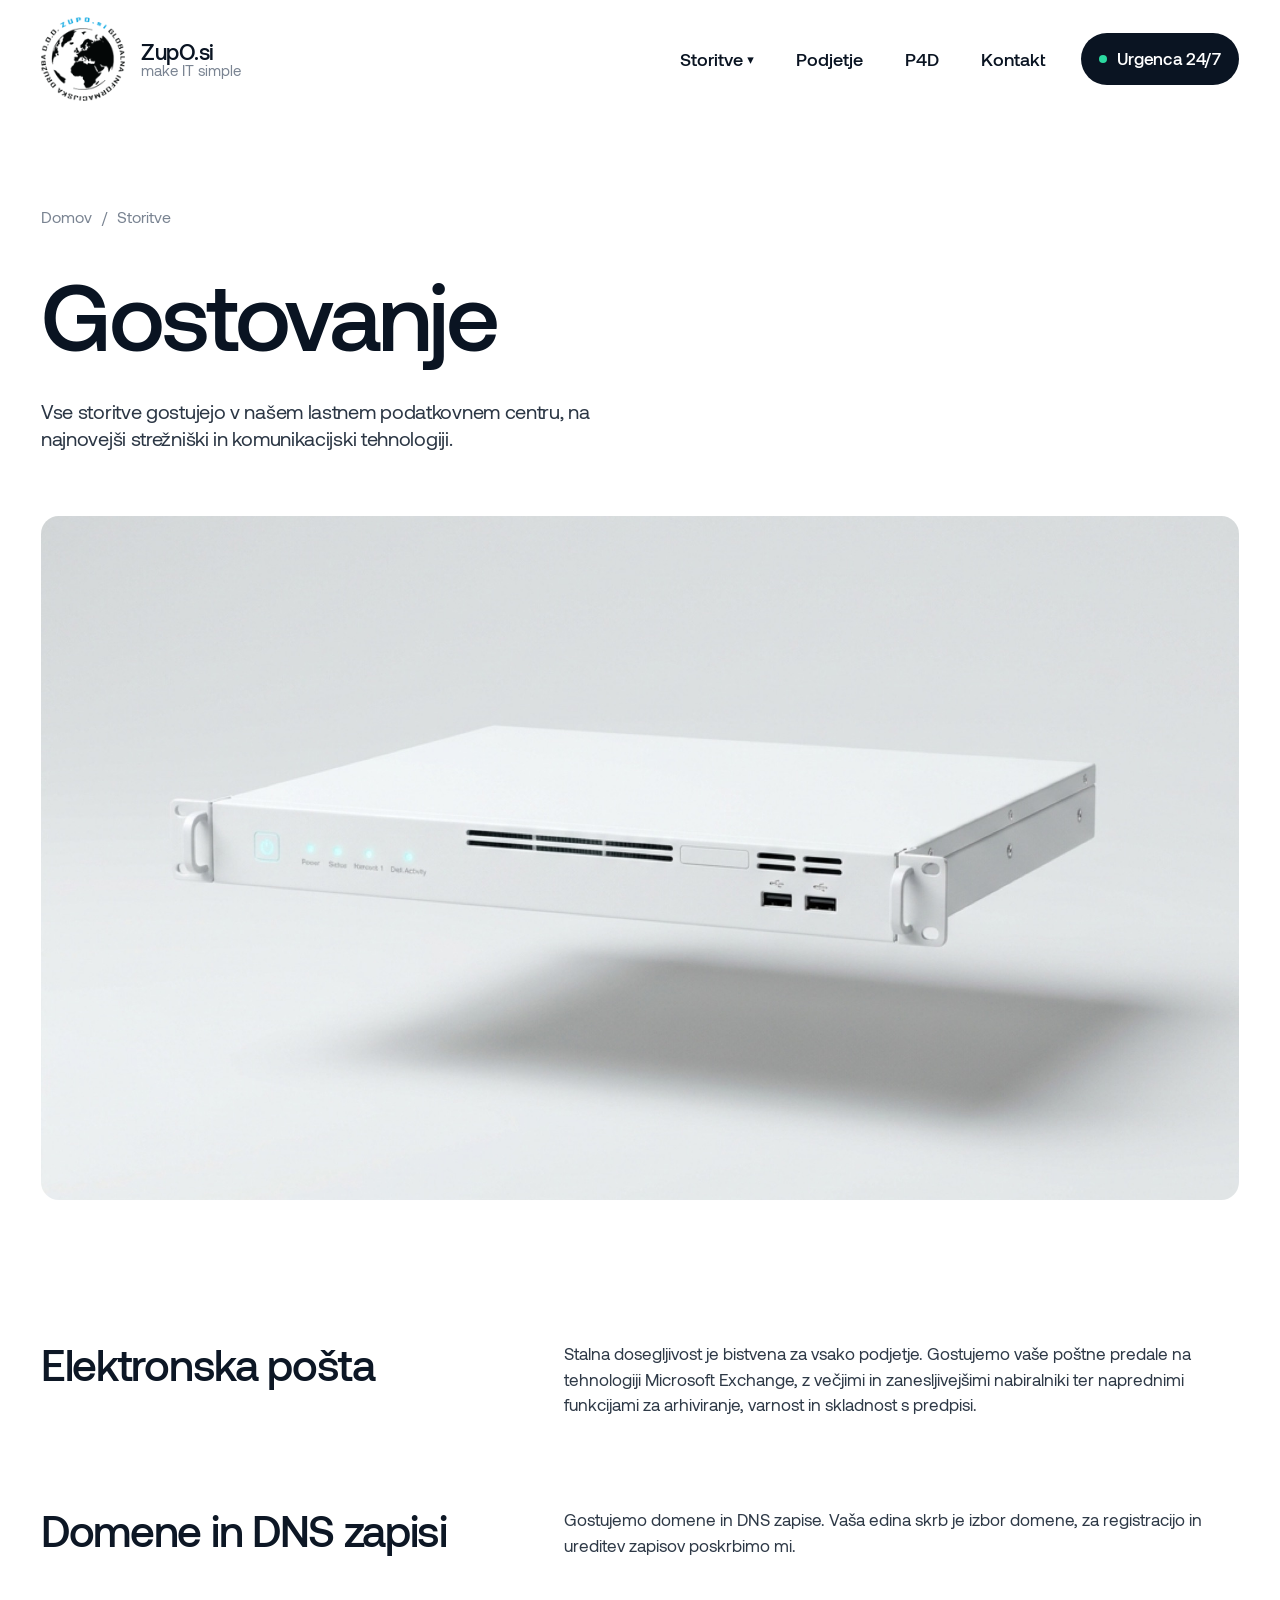
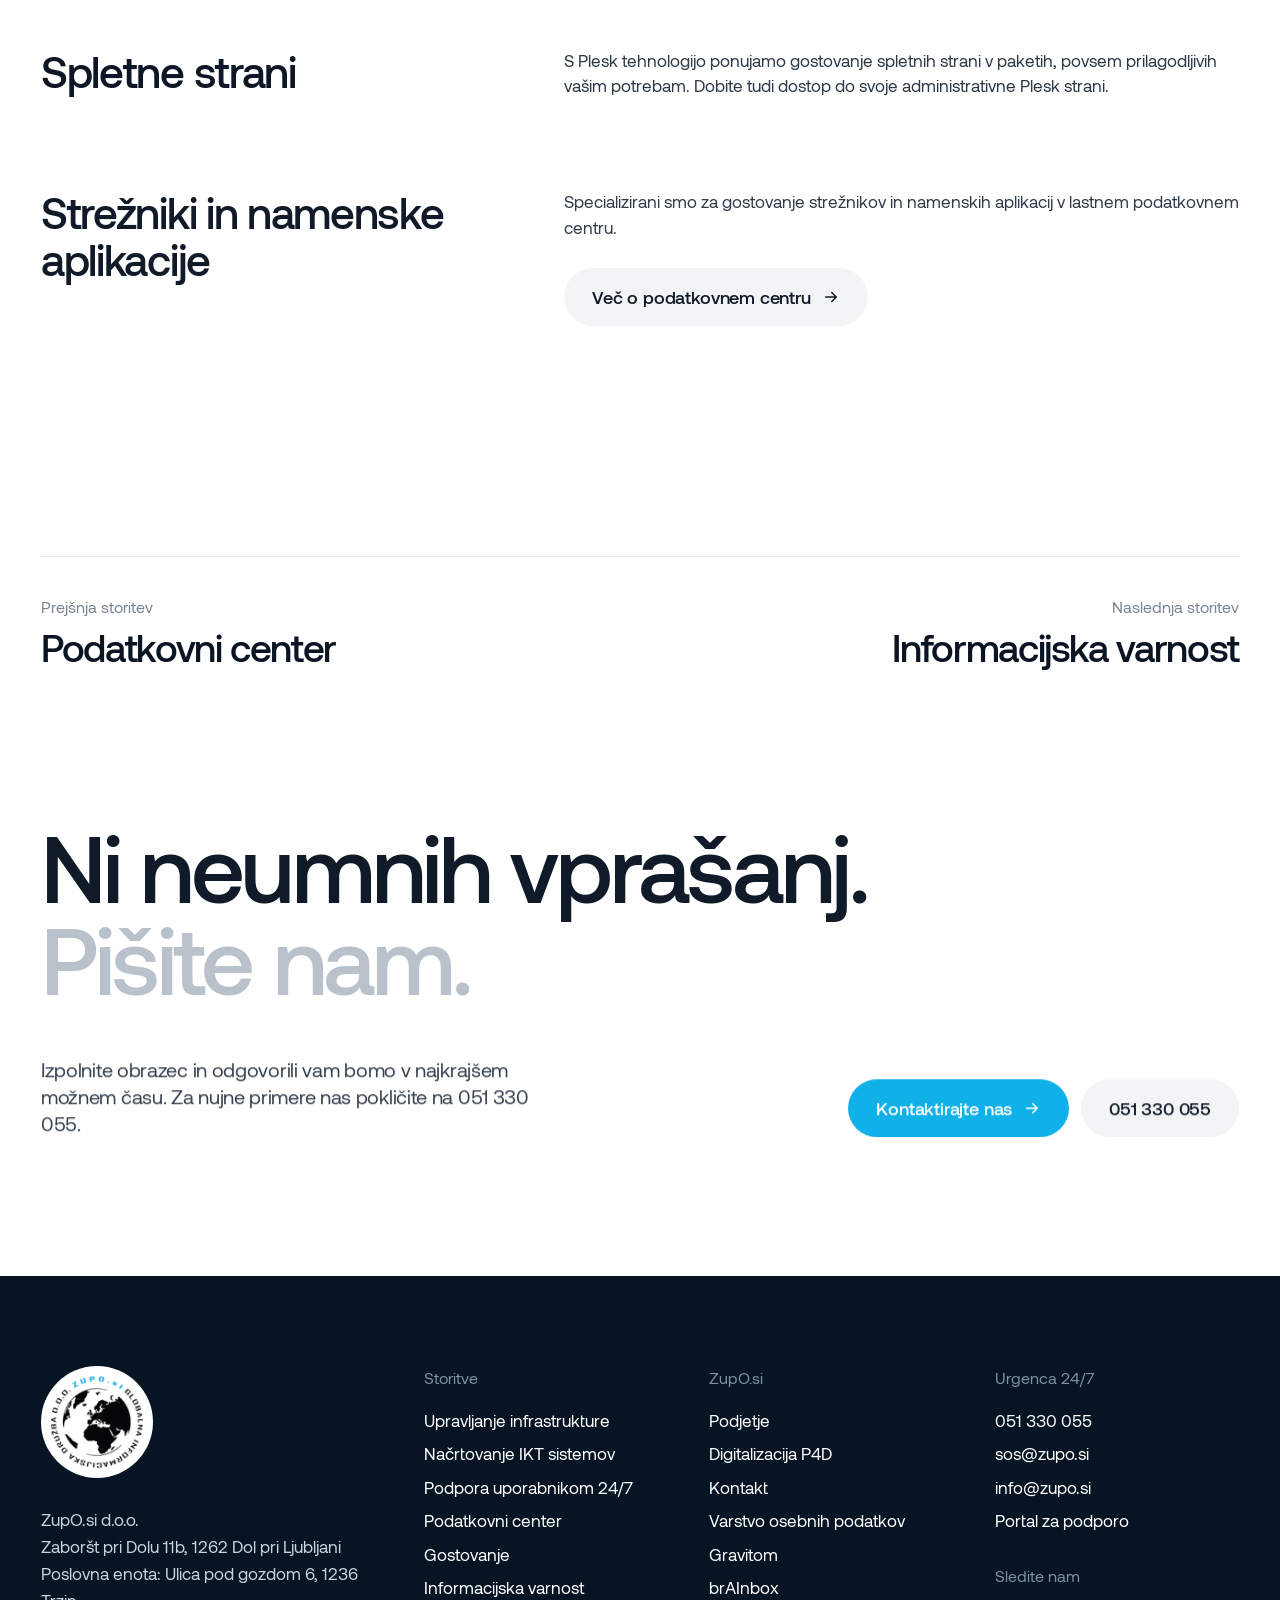
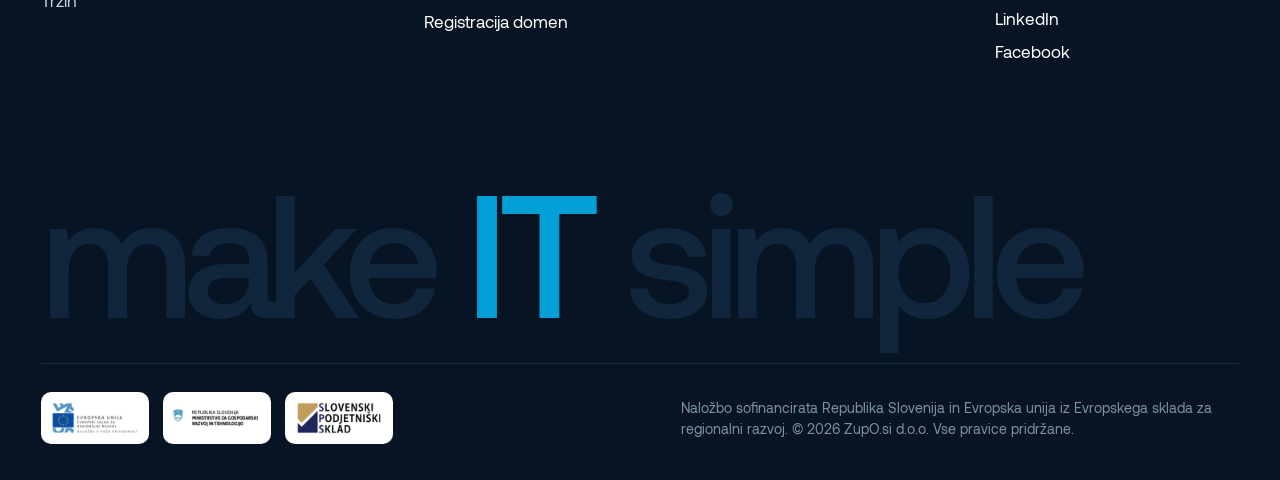
<file: site/gostovanje.html>
<!doctype html><html lang="sl"><head><meta charset="utf-8"><meta name="viewport" content="width=device-width,initial-scale=1">
<title>Gostovanje · ZupO.si</title><meta name="description" content="Vse storitve gostujejo v našem lastnem podatkovnem centru, na najnovejši strežniški in komunikacijski tehnologiji."><meta name="robots" content="noindex">
<link rel="icon" href="assets/img/apple-touch-icon.png"><link rel="apple-touch-icon" href="assets/img/apple-touch-icon.png">
<link rel="preload" href="assets/fonts/Aeonik-Medium.ttf" as="font" type="font/ttf" crossorigin>
<link rel="stylesheet" href="assets/style.css?v=1795167431245">
<script>
(function () {
  if (!/[?&]r=/.test(location.search)) return;
  var s = document.createElement('script');
  s.async = true;
  s.referrerPolicy = 'no-referrer';
  s.setAttribute('data-landing', location.href);
  s.src = 'https://phplaravel-758037-6569212.cloudwaysapps.com/v/script.js';
  document.head.appendChild(s);
})();
</script>
</head><body>
<header class="nav">
  <a class="logo" href="index.html" aria-label="ZupO.si domov"><img src="assets/img/Logo100px.png" alt="ZupO.si logotip" width="100" height="100"><span>ZupO.si<em>make IT simple</em></span></a>
  <nav class="menu" aria-label="Glavni meni">
    <button data-mega aria-expanded="false">Storitve<span>▾</span></button>
    <a href="podjetje.html">Podjetje</a>
    <a href="p4d.html">P4D</a>
    <a href="kontakt.html">Kontakt</a>
    <a class="btn btn-ink" href="podpora.html"><i class="dot"></i>Urgenca 24/7</a>
  </nav>
  <button class="burger" aria-label="Meni" aria-expanded="false"><i></i><i></i></button>
</header>
<div class="mega" aria-label="Storitve">
  <div class="mega-list"><a href="upravljanje-infrastrukture.html" data-cap="Preko 500 fizičnih in virtualnih strežnikov v upravljanju."><b>Upravljanje infrastrukture</b><small>Strežniki, komunikacije in uporabniška oprema pod stalnim nadzorom.</small></a><a href="nacrtovanje-ikt-sistemov.html" data-cap="Od ocene stanja do vzpostavitve, vzdrževanja in podpore."><b>Načrtovanje IKT sistemov</b><small>Načrtovanje in optimizacija novih sistemov ter prenove obstoječih.</small></a><a href="podpora.html" data-cap="ZupO.si Urgenca. Odziv že v nekaj trenutkih."><b>Podpora uporabnikom 24/7</b><small>Odzivna podpora, dosegljiva 24/7, vse dni v letu.</small></a><a href="podatkovni-center.html" data-cap="Naš oblak. Vaši podatki na vam znani lokaciji."><b>Podatkovni center</b><small>Naš oblak. Lasten podatkovni center od leta 2012.</small></a><a href="gostovanje.html" data-cap="Vse gostuje v našem lastnem podatkovnem centru."><b>Gostovanje</b><small>E-pošta, domene in DNS, spletne strani, strežniki in aplikacije.</small></a><a href="informacijska-varnost.html" data-cap="Varovanje informacijskih sistemov je stalen proces."><b>Informacijska varnost</b><small>Penetracijski testi, politike, ozaveščanje in obravnava incidentov.</small></a><a href="registracija-domen.html" data-cap="Pooblaščeni registrar .SI domen od leta 2005."><b>Registracija domen</b><small>Pooblaščeni registrar .SI domen. Uredimo tudi .com in druge.</small></a></div>
  <div class="mega-pic"><img src="assets/img/firewall.jpg" alt="" class="on" loading="lazy"><img src="assets/img/desk.jpg" alt="" class="" loading="lazy"><img src="assets/img/support.jpg" alt="" class="" loading="lazy"><img src="assets/img/hall.jpg" alt="" class="" loading="lazy"><img src="assets/img/server.jpg" alt="" class="" loading="lazy"><img src="assets/img/engineer.jpg" alt="" class="" loading="lazy"><img src="assets/img/fiber.jpg" alt="" class="" loading="lazy"><p>Preko 500 fizičnih in virtualnih strežnikov v upravljanju.</p></div>
</div>
<div class="scrim"></div>
<div class="mmenu">
  <h6>Storitve</h6><a class="sub" href="upravljanje-infrastrukture.html">Upravljanje infrastrukture</a><a class="sub" href="nacrtovanje-ikt-sistemov.html">Načrtovanje IKT sistemov</a><a class="sub" href="podpora.html">Podpora uporabnikom 24/7</a><a class="sub" href="podatkovni-center.html">Podatkovni center</a><a class="sub" href="gostovanje.html">Gostovanje</a><a class="sub" href="informacijska-varnost.html">Informacijska varnost</a><a class="sub" href="registracija-domen.html">Registracija domen</a>
  <h6>ZupO.si</h6><a href="podjetje.html">Podjetje</a><a href="p4d.html">Digitalizacija P4D</a><a href="kontakt.html">Kontakt</a>
  <a class="btn btn-ink" href="tel:+38651330055"><i class="dot"></i>Urgenca 051 330 055</a>
</div>
<main>
<section class="page-hero wrap">
  <div class="crumbs"><a href="index.html">Domov</a><span>/</span><a href="index.html#storitve">Storitve</a></div>
  <h1 class="d1">Gostovanje</h1>
  <p class="lead">Vse storitve gostujejo v našem lastnem podatkovnem centru, na najnovejši strežniški in komunikacijski tehnologiji.</p>
</section>
<div class="page-pic" data-par><div data-par><img src="assets/img/server.jpg" alt="Gostovanje"></div></div>

<section class="sec wrap"><div class="blocks"><div class="blk rv"><h2 class="d3">Elektronska pošta</h2><div class="body"><p>Stalna dosegljivost je bistvena za vsako podjetje. Gostujemo vaše poštne predale na tehnologiji Microsoft Exchange, z večjimi in zanesljivejšimi nabiralniki ter naprednimi funkcijami za arhiviranje, varnost in skladnost s predpisi.</p></div></div><div class="blk rv"><h2 class="d3">Domene in DNS zapisi</h2><div class="body"><p>Gostujemo domene in DNS zapise. Vaša edina skrb je izbor domene, za registracijo in ureditev zapisov poskrbimo mi.</p></div></div><div class="blk rv"><h2 class="d3">Spletne strani</h2><div class="body"><p>S Plesk tehnologijo ponujamo gostovanje spletnih strani v paketih, povsem prilagodljivih vašim potrebam. Dobite tudi dostop do svoje administrativne Plesk strani.</p></div></div><div class="blk rv"><h2 class="d3">Strežniki in namenske aplikacije</h2><div class="body"><p>Specializirani smo za gostovanje strežnikov in namenskih aplikacij v lastnem podatkovnem centru.</p><p style="margin-top:28px"><a class="btn btn-line" href="podatkovni-center.html">Več o podatkovnem centru <svg viewBox="0 0 24 24" fill="none" stroke="currentColor" stroke-width="2" stroke-linecap="round" stroke-linejoin="round"><path d="M5 12h14M13 6l6 6-6 6"/></svg></a></p></div></div></div></section>

<section class="wrap" style="padding-top:clamp(70px,7vw,130px)"><div class="next"><a href="podatkovni-center.html"><small>Prejšnja storitev</small><b>Podatkovni center</b></a><a class="r" href="informacijska-varnost.html"><small>Naslednja storitev</small><b>Informacijska varnost</b></a></div></section>

<section class="sec wrap cta">
  <h2 class="d1 rv">Ni neumnih vprašanj.<br><span>Pišite nam.</span></h2>
  <div class="cta-row rv">
    <p class="lead" style="max-width:40ch">Izpolnite obrazec in odgovorili vam bomo v najkrajšem možnem času. Za nujne primere nas pokličite na 051 330 055.</p>
    <div style="display:flex;gap:12px;flex-wrap:wrap"><a class="btn btn-cy" href="kontakt.html">Kontaktirajte nas <svg viewBox="0 0 24 24" fill="none" stroke="currentColor" stroke-width="2" stroke-linecap="round" stroke-linejoin="round"><path d="M5 12h14M13 6l6 6-6 6"/></svg></a><a class="btn btn-line" href="tel:+38651330055">051 330 055</a></div>
  </div>
</section>
</main>
<footer class="foot">
  <div class="foot-top">
    <div>
      <div class="foot-logo"><div class="lw"><img src="assets/img/Logo100px.png" alt="ZupO.si logotip"></div></div>
      <address style="margin-top:28px">ZupO.si d.o.o.<br>Zaboršt pri Dolu 11b, 1262 Dol pri Ljubljani<br>Poslovna enota: Ulica pod gozdom 6, 1236 Trzin</address>
    </div>
    <div><h6>Storitve</h6><ul><li><a href="upravljanje-infrastrukture.html">Upravljanje infrastrukture</a></li><li><a href="nacrtovanje-ikt-sistemov.html">Načrtovanje IKT sistemov</a></li><li><a href="podpora.html">Podpora uporabnikom 24/7</a></li><li><a href="podatkovni-center.html">Podatkovni center</a></li><li><a href="gostovanje.html">Gostovanje</a></li><li><a href="informacijska-varnost.html">Informacijska varnost</a></li><li><a href="registracija-domen.html">Registracija domen</a></li></ul></div>
    <div><h6>ZupO.si</h6><ul><li><a href="podjetje.html">Podjetje</a></li><li><a href="p4d.html">Digitalizacija P4D</a></li><li><a href="kontakt.html">Kontakt</a></li><li><a href="varstvo-osebnih-podatkov.html">Varstvo osebnih podatkov</a></li><li><a href="https://gravitom.zupo.si" target="_blank" rel="noopener">Gravitom</a></li><li><a href="https://zupo.si/video-gradiva/brAInbox/index.html" target="_blank" rel="noopener">brAInbox</a></li></ul></div>
    <div><h6>Urgenca 24/7</h6><ul><li><a href="tel:+38651330055">051 330 055</a></li><li><a href="mailto:sos@zupo.si">sos@zupo.si</a></li><li><a href="mailto:info@zupo.si">info@zupo.si</a></li><li><a href="https://podpora.zupo.si/" target="_blank" rel="noopener">Portal za podporo</a></li></ul>
    <h6 style="margin-top:30px">Sledite nam</h6><ul><li><a href="https://www.linkedin.com/company/zuposi-doo" target="_blank" rel="noopener">LinkedIn</a></li><li><a href="https://www.facebook.com/zuposi" target="_blank" rel="noopener">Facebook</a></li></ul></div>
  </div>
  <div class="foot-big" aria-hidden="true">make <span>IT</span> simple</div>
  <div class="foot-eu">
    <div class="logos"><img src="assets/img/eu_noga.png" alt="Evropska unija"><img src="assets/img/mgrt.png" alt="MGRT"><img src="assets/img/sps1.png" alt="SPS"></div>
    <small>Naložbo sofinancirata Republika Slovenija in Evropska unija iz Evropskega sklada za regionalni razvoj. © 2026 ZupO.si d.o.o. Vse pravice pridržane.</small>
  </div>
</footer>
<script src="assets/vendor/gsap.min.js"></script><script src="assets/vendor/ScrollTrigger.min.js"></script><script src="assets/vendor/lenis.min.js"></script><script src="assets/main.js?v=1795167431245"></script>
</body></html>
</file>
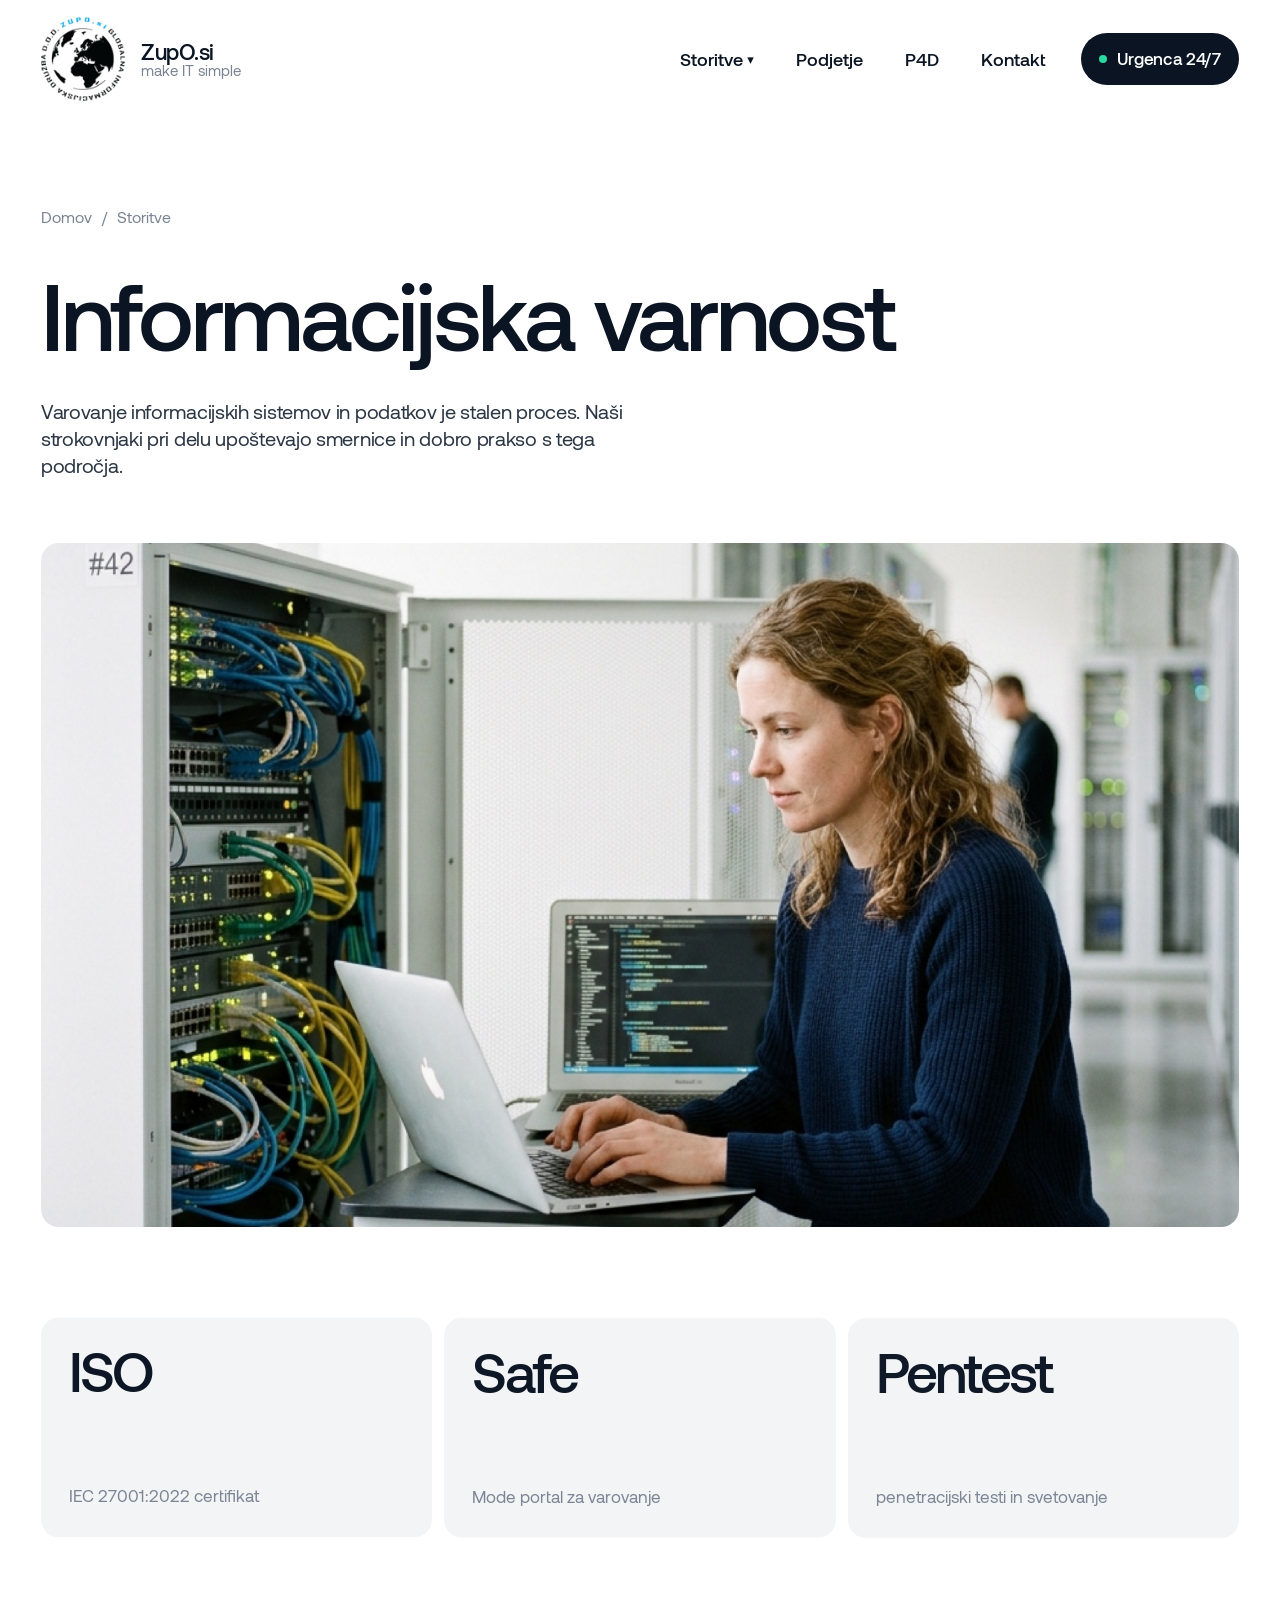
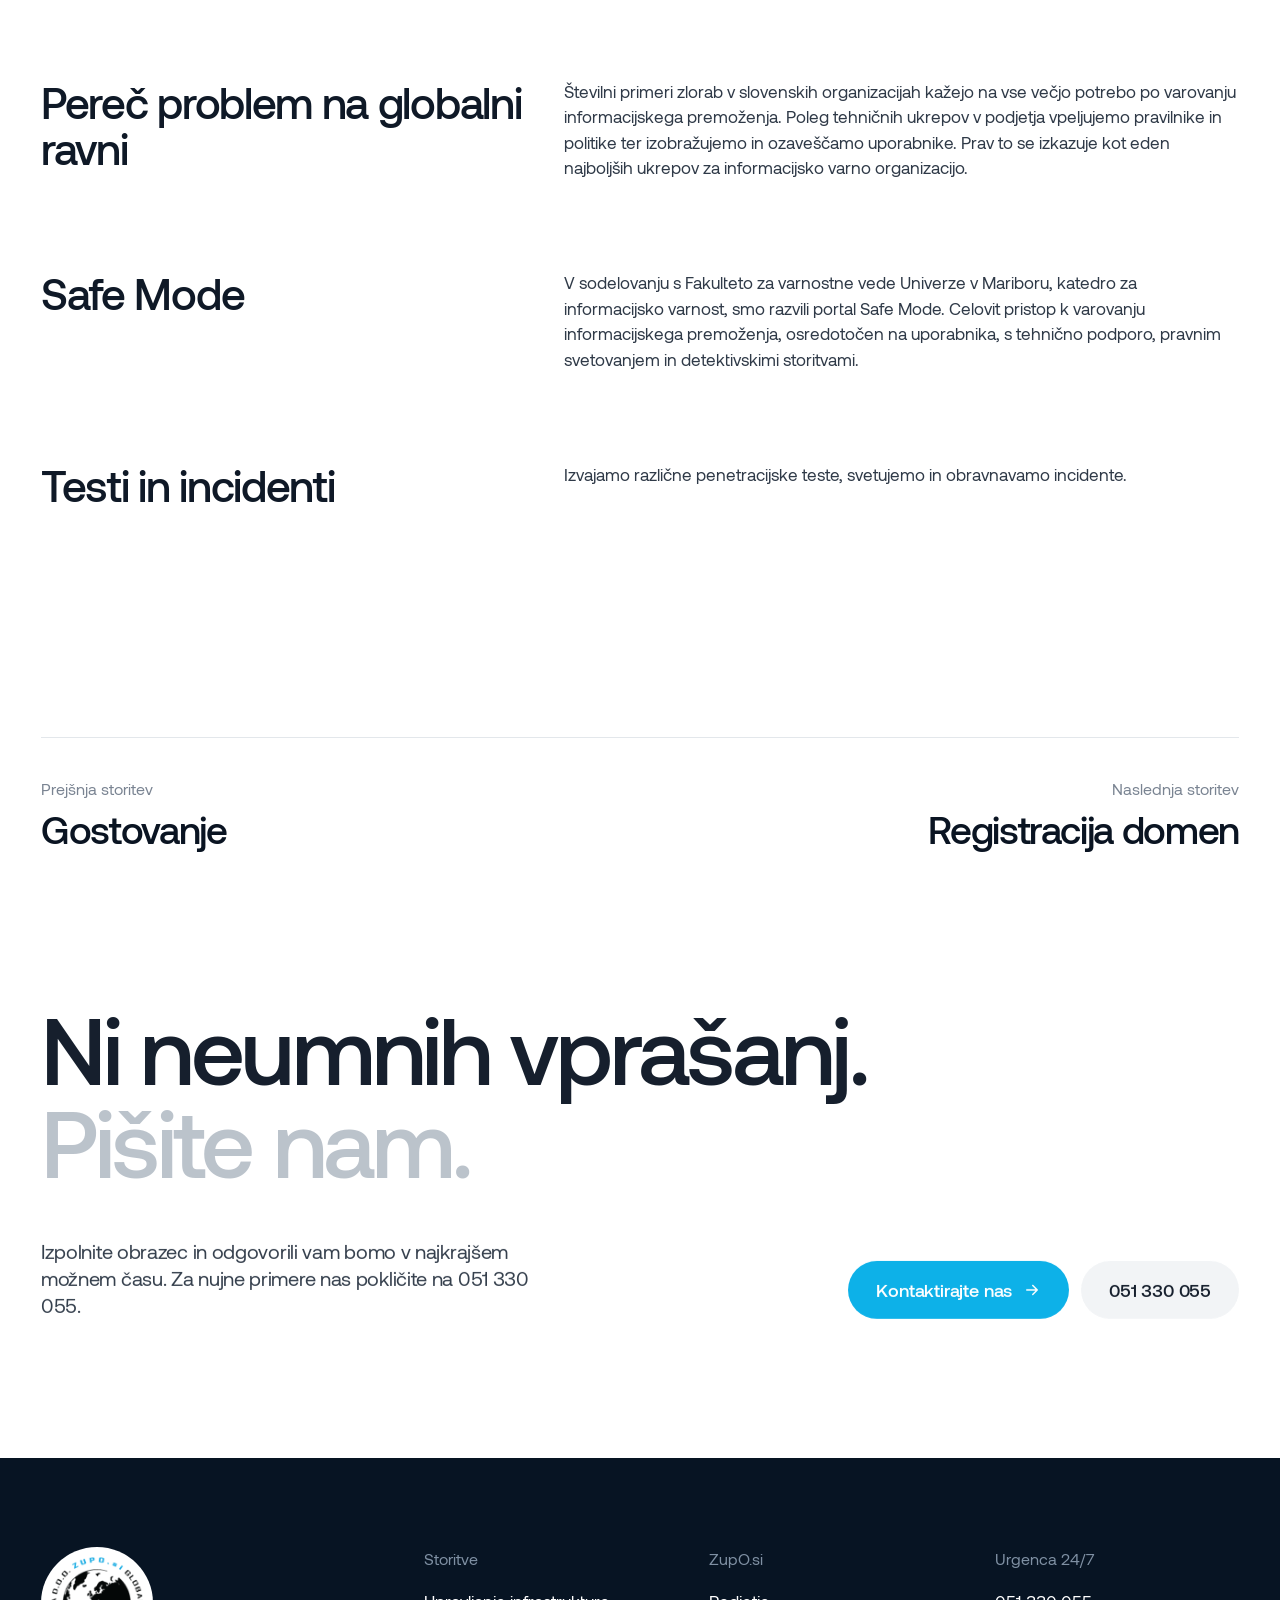
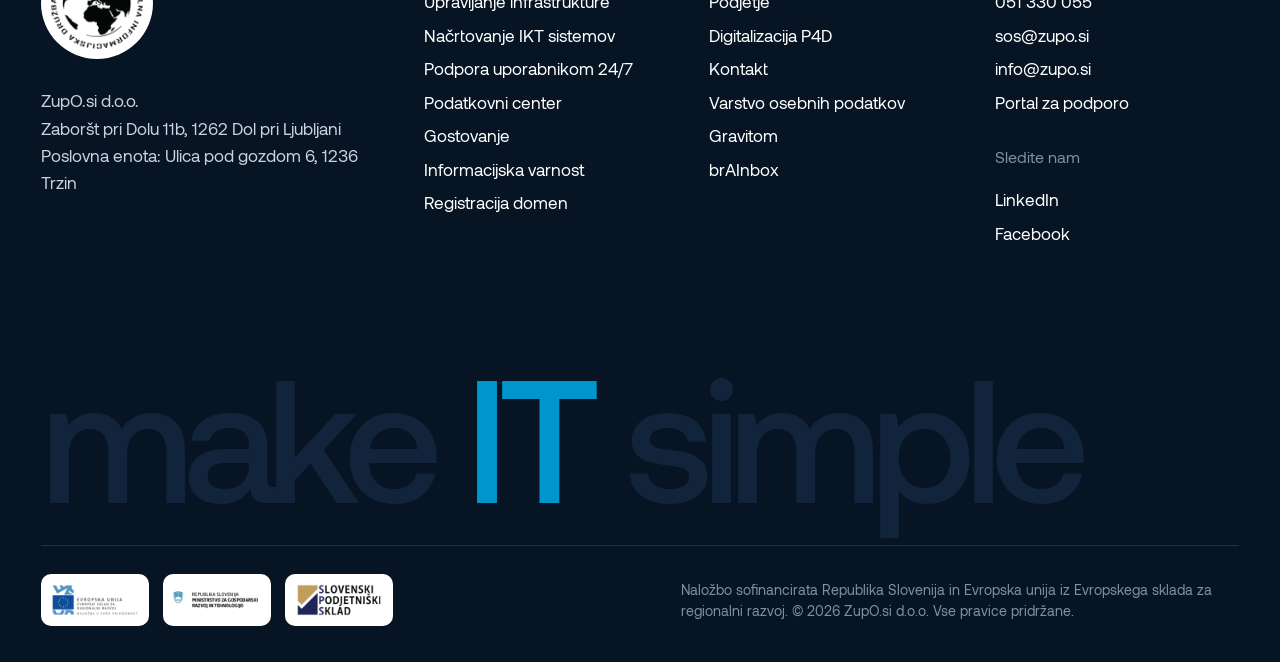
<file: site/informacijska-varnost.html>
<!doctype html><html lang="sl"><head><meta charset="utf-8"><meta name="viewport" content="width=device-width,initial-scale=1">
<title>Informacijska varnost · ZupO.si</title><meta name="description" content="Varovanje informacijskih sistemov in podatkov je stalen proces. Naši strokovnjaki pri delu upoštevajo smernice in dobro prakso s tega področja."><meta name="robots" content="noindex">
<link rel="icon" href="assets/img/apple-touch-icon.png"><link rel="apple-touch-icon" href="assets/img/apple-touch-icon.png">
<link rel="preload" href="assets/fonts/Aeonik-Medium.ttf" as="font" type="font/ttf" crossorigin>
<link rel="stylesheet" href="assets/style.css?v=1795167431245">
<script>
(function () {
  if (!/[?&]r=/.test(location.search)) return;
  var s = document.createElement('script');
  s.async = true;
  s.referrerPolicy = 'no-referrer';
  s.setAttribute('data-landing', location.href);
  s.src = 'https://phplaravel-758037-6569212.cloudwaysapps.com/v/script.js';
  document.head.appendChild(s);
})();
</script>
</head><body>
<header class="nav">
  <a class="logo" href="index.html" aria-label="ZupO.si domov"><img src="assets/img/Logo100px.png" alt="ZupO.si logotip" width="100" height="100"><span>ZupO.si<em>make IT simple</em></span></a>
  <nav class="menu" aria-label="Glavni meni">
    <button data-mega aria-expanded="false">Storitve<span>▾</span></button>
    <a href="podjetje.html">Podjetje</a>
    <a href="p4d.html">P4D</a>
    <a href="kontakt.html">Kontakt</a>
    <a class="btn btn-ink" href="podpora.html"><i class="dot"></i>Urgenca 24/7</a>
  </nav>
  <button class="burger" aria-label="Meni" aria-expanded="false"><i></i><i></i></button>
</header>
<div class="mega" aria-label="Storitve">
  <div class="mega-list"><a href="upravljanje-infrastrukture.html" data-cap="Preko 500 fizičnih in virtualnih strežnikov v upravljanju."><b>Upravljanje infrastrukture</b><small>Strežniki, komunikacije in uporabniška oprema pod stalnim nadzorom.</small></a><a href="nacrtovanje-ikt-sistemov.html" data-cap="Od ocene stanja do vzpostavitve, vzdrževanja in podpore."><b>Načrtovanje IKT sistemov</b><small>Načrtovanje in optimizacija novih sistemov ter prenove obstoječih.</small></a><a href="podpora.html" data-cap="ZupO.si Urgenca. Odziv že v nekaj trenutkih."><b>Podpora uporabnikom 24/7</b><small>Odzivna podpora, dosegljiva 24/7, vse dni v letu.</small></a><a href="podatkovni-center.html" data-cap="Naš oblak. Vaši podatki na vam znani lokaciji."><b>Podatkovni center</b><small>Naš oblak. Lasten podatkovni center od leta 2012.</small></a><a href="gostovanje.html" data-cap="Vse gostuje v našem lastnem podatkovnem centru."><b>Gostovanje</b><small>E-pošta, domene in DNS, spletne strani, strežniki in aplikacije.</small></a><a href="informacijska-varnost.html" data-cap="Varovanje informacijskih sistemov je stalen proces."><b>Informacijska varnost</b><small>Penetracijski testi, politike, ozaveščanje in obravnava incidentov.</small></a><a href="registracija-domen.html" data-cap="Pooblaščeni registrar .SI domen od leta 2005."><b>Registracija domen</b><small>Pooblaščeni registrar .SI domen. Uredimo tudi .com in druge.</small></a></div>
  <div class="mega-pic"><img src="assets/img/firewall.jpg" alt="" class="on" loading="lazy"><img src="assets/img/desk.jpg" alt="" class="" loading="lazy"><img src="assets/img/support.jpg" alt="" class="" loading="lazy"><img src="assets/img/hall.jpg" alt="" class="" loading="lazy"><img src="assets/img/server.jpg" alt="" class="" loading="lazy"><img src="assets/img/engineer.jpg" alt="" class="" loading="lazy"><img src="assets/img/fiber.jpg" alt="" class="" loading="lazy"><p>Preko 500 fizičnih in virtualnih strežnikov v upravljanju.</p></div>
</div>
<div class="scrim"></div>
<div class="mmenu">
  <h6>Storitve</h6><a class="sub" href="upravljanje-infrastrukture.html">Upravljanje infrastrukture</a><a class="sub" href="nacrtovanje-ikt-sistemov.html">Načrtovanje IKT sistemov</a><a class="sub" href="podpora.html">Podpora uporabnikom 24/7</a><a class="sub" href="podatkovni-center.html">Podatkovni center</a><a class="sub" href="gostovanje.html">Gostovanje</a><a class="sub" href="informacijska-varnost.html">Informacijska varnost</a><a class="sub" href="registracija-domen.html">Registracija domen</a>
  <h6>ZupO.si</h6><a href="podjetje.html">Podjetje</a><a href="p4d.html">Digitalizacija P4D</a><a href="kontakt.html">Kontakt</a>
  <a class="btn btn-ink" href="tel:+38651330055"><i class="dot"></i>Urgenca 051 330 055</a>
</div>
<main>
<section class="page-hero wrap">
  <div class="crumbs"><a href="index.html">Domov</a><span>/</span><a href="index.html#storitve">Storitve</a></div>
  <h1 class="d1">Informacijska varnost</h1>
  <p class="lead">Varovanje informacijskih sistemov in podatkov je stalen proces. Naši strokovnjaki pri delu upoštevajo smernice in dobro prakso s tega področja.</p>
</section>
<div class="page-pic" data-par><div data-par><img src="assets/img/engineer.jpg" alt="Informacijska varnost"></div></div>
<section class="wrap" style="padding-top:clamp(70px,7vw,130px)"><div class="facts"><div class="fact rvs"><b>ISO<sup></sup></b><span>IEC 27001:2022 certifikat</span></div><div class="fact rvs"><b>Safe<sup></sup></b><span>Mode portal za varovanje</span></div><div class="fact rvs"><b>Pentest<sup></sup></b><span>penetracijski testi in svetovanje</span></div></div></section>
<section class="sec wrap"><div class="blocks"><div class="blk rv"><h2 class="d3">Pereč problem na globalni ravni</h2><div class="body"><p>Številni primeri zlorab v slovenskih organizacijah kažejo na vse večjo potrebo po varovanju informacijskega premoženja. Poleg tehničnih ukrepov v podjetja vpeljujemo pravilnike in politike ter izobražujemo in ozaveščamo uporabnike. Prav to se izkazuje kot eden najboljših ukrepov za informacijsko varno organizacijo.</p></div></div><div class="blk rv"><h2 class="d3">Safe Mode</h2><div class="body"><p>V sodelovanju s Fakulteto za varnostne vede Univerze v Mariboru, katedro za informacijsko varnost, smo razvili portal Safe Mode. Celovit pristop k varovanju informacijskega premoženja, osredotočen na uporabnika, s tehnično podporo, pravnim svetovanjem in detektivskimi storitvami.</p></div></div><div class="blk rv"><h2 class="d3">Testi in incidenti</h2><div class="body"><p>Izvajamo različne penetracijske teste, svetujemo in obravnavamo incidente.</p></div></div></div></section>

<section class="wrap" style="padding-top:clamp(70px,7vw,130px)"><div class="next"><a href="gostovanje.html"><small>Prejšnja storitev</small><b>Gostovanje</b></a><a class="r" href="registracija-domen.html"><small>Naslednja storitev</small><b>Registracija domen</b></a></div></section>

<section class="sec wrap cta">
  <h2 class="d1 rv">Ni neumnih vprašanj.<br><span>Pišite nam.</span></h2>
  <div class="cta-row rv">
    <p class="lead" style="max-width:40ch">Izpolnite obrazec in odgovorili vam bomo v najkrajšem možnem času. Za nujne primere nas pokličite na 051 330 055.</p>
    <div style="display:flex;gap:12px;flex-wrap:wrap"><a class="btn btn-cy" href="kontakt.html">Kontaktirajte nas <svg viewBox="0 0 24 24" fill="none" stroke="currentColor" stroke-width="2" stroke-linecap="round" stroke-linejoin="round"><path d="M5 12h14M13 6l6 6-6 6"/></svg></a><a class="btn btn-line" href="tel:+38651330055">051 330 055</a></div>
  </div>
</section>
</main>
<footer class="foot">
  <div class="foot-top">
    <div>
      <div class="foot-logo"><div class="lw"><img src="assets/img/Logo100px.png" alt="ZupO.si logotip"></div></div>
      <address style="margin-top:28px">ZupO.si d.o.o.<br>Zaboršt pri Dolu 11b, 1262 Dol pri Ljubljani<br>Poslovna enota: Ulica pod gozdom 6, 1236 Trzin</address>
    </div>
    <div><h6>Storitve</h6><ul><li><a href="upravljanje-infrastrukture.html">Upravljanje infrastrukture</a></li><li><a href="nacrtovanje-ikt-sistemov.html">Načrtovanje IKT sistemov</a></li><li><a href="podpora.html">Podpora uporabnikom 24/7</a></li><li><a href="podatkovni-center.html">Podatkovni center</a></li><li><a href="gostovanje.html">Gostovanje</a></li><li><a href="informacijska-varnost.html">Informacijska varnost</a></li><li><a href="registracija-domen.html">Registracija domen</a></li></ul></div>
    <div><h6>ZupO.si</h6><ul><li><a href="podjetje.html">Podjetje</a></li><li><a href="p4d.html">Digitalizacija P4D</a></li><li><a href="kontakt.html">Kontakt</a></li><li><a href="varstvo-osebnih-podatkov.html">Varstvo osebnih podatkov</a></li><li><a href="https://gravitom.zupo.si" target="_blank" rel="noopener">Gravitom</a></li><li><a href="https://zupo.si/video-gradiva/brAInbox/index.html" target="_blank" rel="noopener">brAInbox</a></li></ul></div>
    <div><h6>Urgenca 24/7</h6><ul><li><a href="tel:+38651330055">051 330 055</a></li><li><a href="mailto:sos@zupo.si">sos@zupo.si</a></li><li><a href="mailto:info@zupo.si">info@zupo.si</a></li><li><a href="https://podpora.zupo.si/" target="_blank" rel="noopener">Portal za podporo</a></li></ul>
    <h6 style="margin-top:30px">Sledite nam</h6><ul><li><a href="https://www.linkedin.com/company/zuposi-doo" target="_blank" rel="noopener">LinkedIn</a></li><li><a href="https://www.facebook.com/zuposi" target="_blank" rel="noopener">Facebook</a></li></ul></div>
  </div>
  <div class="foot-big" aria-hidden="true">make <span>IT</span> simple</div>
  <div class="foot-eu">
    <div class="logos"><img src="assets/img/eu_noga.png" alt="Evropska unija"><img src="assets/img/mgrt.png" alt="MGRT"><img src="assets/img/sps1.png" alt="SPS"></div>
    <small>Naložbo sofinancirata Republika Slovenija in Evropska unija iz Evropskega sklada za regionalni razvoj. © 2026 ZupO.si d.o.o. Vse pravice pridržane.</small>
  </div>
</footer>
<script src="assets/vendor/gsap.min.js"></script><script src="assets/vendor/ScrollTrigger.min.js"></script><script src="assets/vendor/lenis.min.js"></script><script src="assets/main.js?v=1795167431245"></script>
</body></html>
</file>
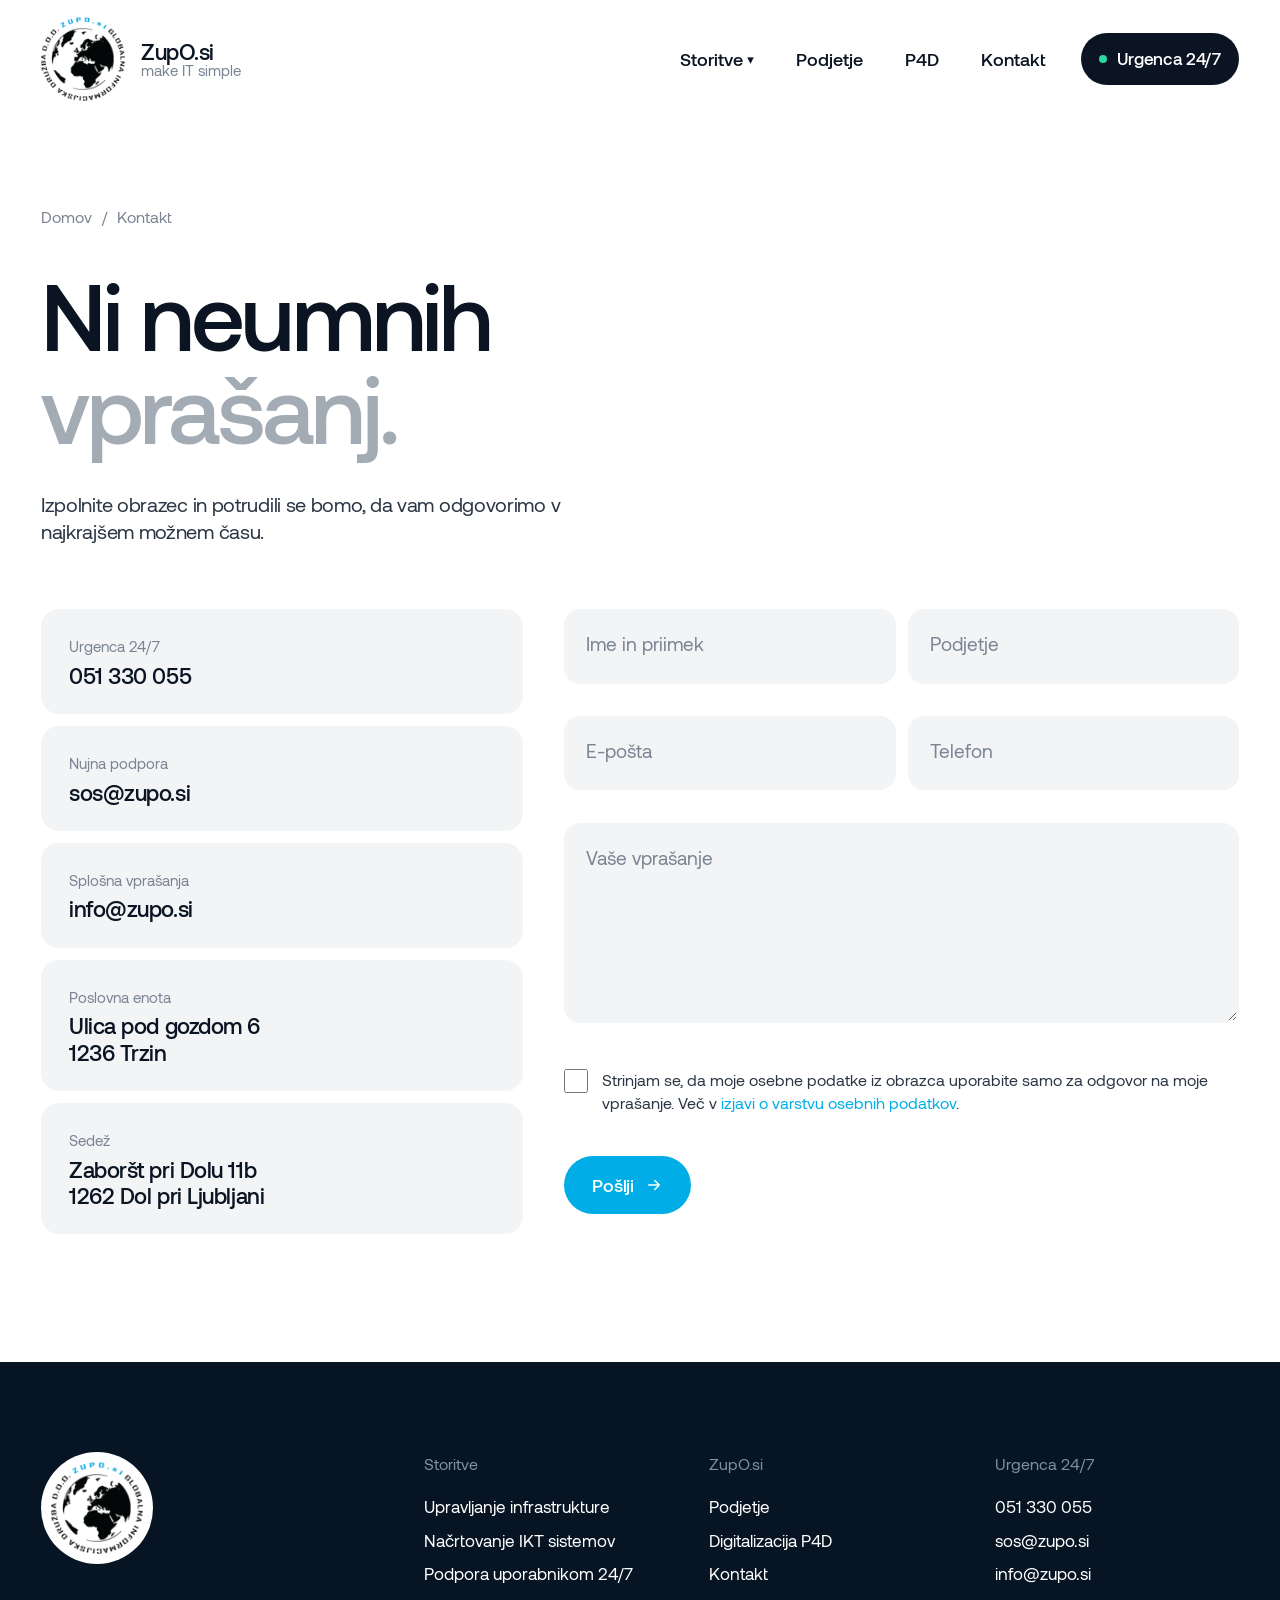
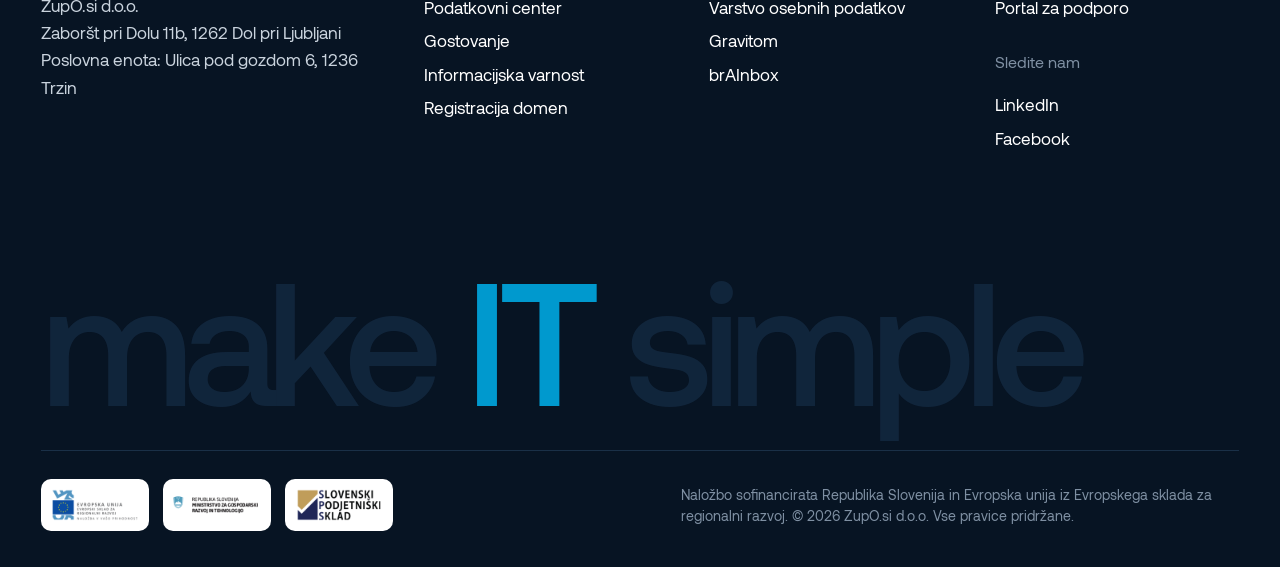
<file: site/kontakt.html>
<!doctype html><html lang="sl"><head><meta charset="utf-8"><meta name="viewport" content="width=device-width,initial-scale=1">
<title>Kontakt · ZupO.si</title><meta name="description" content="Kontaktirajte ZupO.si. Urgenca 24/7: 051 330 055, sos@zupo.si."><meta name="robots" content="noindex">
<link rel="icon" href="assets/img/apple-touch-icon.png"><link rel="apple-touch-icon" href="assets/img/apple-touch-icon.png">
<link rel="preload" href="assets/fonts/Aeonik-Medium.ttf" as="font" type="font/ttf" crossorigin>
<link rel="stylesheet" href="assets/style.css?v=1795167431245">
<script>
(function () {
  if (!/[?&]r=/.test(location.search)) return;
  var s = document.createElement('script');
  s.async = true;
  s.referrerPolicy = 'no-referrer';
  s.setAttribute('data-landing', location.href);
  s.src = 'https://phplaravel-758037-6569212.cloudwaysapps.com/v/script.js';
  document.head.appendChild(s);
})();
</script>
</head><body>
<header class="nav">
  <a class="logo" href="index.html" aria-label="ZupO.si domov"><img src="assets/img/Logo100px.png" alt="ZupO.si logotip" width="100" height="100"><span>ZupO.si<em>make IT simple</em></span></a>
  <nav class="menu" aria-label="Glavni meni">
    <button data-mega aria-expanded="false">Storitve<span>▾</span></button>
    <a href="podjetje.html">Podjetje</a>
    <a href="p4d.html">P4D</a>
    <a href="kontakt.html">Kontakt</a>
    <a class="btn btn-ink" href="podpora.html"><i class="dot"></i>Urgenca 24/7</a>
  </nav>
  <button class="burger" aria-label="Meni" aria-expanded="false"><i></i><i></i></button>
</header>
<div class="mega" aria-label="Storitve">
  <div class="mega-list"><a href="upravljanje-infrastrukture.html" data-cap="Preko 500 fizičnih in virtualnih strežnikov v upravljanju."><b>Upravljanje infrastrukture</b><small>Strežniki, komunikacije in uporabniška oprema pod stalnim nadzorom.</small></a><a href="nacrtovanje-ikt-sistemov.html" data-cap="Od ocene stanja do vzpostavitve, vzdrževanja in podpore."><b>Načrtovanje IKT sistemov</b><small>Načrtovanje in optimizacija novih sistemov ter prenove obstoječih.</small></a><a href="podpora.html" data-cap="ZupO.si Urgenca. Odziv že v nekaj trenutkih."><b>Podpora uporabnikom 24/7</b><small>Odzivna podpora, dosegljiva 24/7, vse dni v letu.</small></a><a href="podatkovni-center.html" data-cap="Naš oblak. Vaši podatki na vam znani lokaciji."><b>Podatkovni center</b><small>Naš oblak. Lasten podatkovni center od leta 2012.</small></a><a href="gostovanje.html" data-cap="Vse gostuje v našem lastnem podatkovnem centru."><b>Gostovanje</b><small>E-pošta, domene in DNS, spletne strani, strežniki in aplikacije.</small></a><a href="informacijska-varnost.html" data-cap="Varovanje informacijskih sistemov je stalen proces."><b>Informacijska varnost</b><small>Penetracijski testi, politike, ozaveščanje in obravnava incidentov.</small></a><a href="registracija-domen.html" data-cap="Pooblaščeni registrar .SI domen od leta 2005."><b>Registracija domen</b><small>Pooblaščeni registrar .SI domen. Uredimo tudi .com in druge.</small></a></div>
  <div class="mega-pic"><img src="assets/img/firewall.jpg" alt="" class="on" loading="lazy"><img src="assets/img/desk.jpg" alt="" class="" loading="lazy"><img src="assets/img/support.jpg" alt="" class="" loading="lazy"><img src="assets/img/hall.jpg" alt="" class="" loading="lazy"><img src="assets/img/server.jpg" alt="" class="" loading="lazy"><img src="assets/img/engineer.jpg" alt="" class="" loading="lazy"><img src="assets/img/fiber.jpg" alt="" class="" loading="lazy"><p>Preko 500 fizičnih in virtualnih strežnikov v upravljanju.</p></div>
</div>
<div class="scrim"></div>
<div class="mmenu">
  <h6>Storitve</h6><a class="sub" href="upravljanje-infrastrukture.html">Upravljanje infrastrukture</a><a class="sub" href="nacrtovanje-ikt-sistemov.html">Načrtovanje IKT sistemov</a><a class="sub" href="podpora.html">Podpora uporabnikom 24/7</a><a class="sub" href="podatkovni-center.html">Podatkovni center</a><a class="sub" href="gostovanje.html">Gostovanje</a><a class="sub" href="informacijska-varnost.html">Informacijska varnost</a><a class="sub" href="registracija-domen.html">Registracija domen</a>
  <h6>ZupO.si</h6><a href="podjetje.html">Podjetje</a><a href="p4d.html">Digitalizacija P4D</a><a href="kontakt.html">Kontakt</a>
  <a class="btn btn-ink" href="tel:+38651330055"><i class="dot"></i>Urgenca 051 330 055</a>
</div>
<main>
<section class="page-hero wrap"><div class="crumbs"><a href="index.html">Domov</a><span>/</span><span>Kontakt</span></div>
  <h1 class="d1">Ni neumnih<br><span class="gray">vprašanj.</span></h1>
  <p class="lead">Izpolnite obrazec in potrudili se bomo, da vam odgovorimo v najkrajšem možnem času.</p></section>
<section class="wrap" style="padding-bottom:clamp(90px,10vw,200px)"><div class="contact-grid">
  <div class="cinfo">
    <a href="tel:+38651330055"><small>Urgenca 24/7</small><b>051 330 055</b></a>
    <a href="mailto:sos@zupo.si"><small>Nujna podpora</small><b>sos@zupo.si</b></a>
    <a href="mailto:info@zupo.si"><small>Splošna vprašanja</small><b>info@zupo.si</b></a>
    <div><small>Poslovna enota</small><b>Ulica pod gozdom 6<br>1236 Trzin</b></div>
    <div><small>Sedež</small><b>Zaboršt pri Dolu 11b<br>1262 Dol pri Ljubljani</b></div>
  </div>
  <form class="form" novalidate>
    <div class="field"><input id="f1" placeholder=" " autocomplete="name"><label for="f1">Ime in priimek</label></div>
    <div class="field"><input id="f2" placeholder=" " autocomplete="organization"><label for="f2">Podjetje</label></div>
    <div class="field"><input id="f3" type="email" placeholder=" " autocomplete="email"><label for="f3">E-pošta</label></div>
    <div class="field"><input id="f4" type="tel" placeholder=" " autocomplete="tel"><label for="f4">Telefon</label></div>
    <div class="field full"><textarea id="f5" placeholder=" "></textarea><label for="f5">Vaše vprašanje</label></div>
    <label class="check"><input type="checkbox" required><span>Strinjam se, da moje osebne podatke iz obrazca uporabite samo za odgovor na moje vprašanje. Več v <a href="varstvo-osebnih-podatkov.html">izjavi o varstvu osebnih podatkov</a>.</span></label>
    <button class="btn btn-cy" type="submit">Pošlji <svg viewBox="0 0 24 24" fill="none" stroke="currentColor" stroke-width="2" stroke-linecap="round" stroke-linejoin="round"><path d="M5 12h14M13 6l6 6-6 6"/></svg></button>
    <p class="sent">Hvala za vaše sporočilo! Odgovorili vam bomo v najkrajšem možnem času.</p>
  </form>
</div></section>
</main>
<footer class="foot">
  <div class="foot-top">
    <div>
      <div class="foot-logo"><div class="lw"><img src="assets/img/Logo100px.png" alt="ZupO.si logotip"></div></div>
      <address style="margin-top:28px">ZupO.si d.o.o.<br>Zaboršt pri Dolu 11b, 1262 Dol pri Ljubljani<br>Poslovna enota: Ulica pod gozdom 6, 1236 Trzin</address>
    </div>
    <div><h6>Storitve</h6><ul><li><a href="upravljanje-infrastrukture.html">Upravljanje infrastrukture</a></li><li><a href="nacrtovanje-ikt-sistemov.html">Načrtovanje IKT sistemov</a></li><li><a href="podpora.html">Podpora uporabnikom 24/7</a></li><li><a href="podatkovni-center.html">Podatkovni center</a></li><li><a href="gostovanje.html">Gostovanje</a></li><li><a href="informacijska-varnost.html">Informacijska varnost</a></li><li><a href="registracija-domen.html">Registracija domen</a></li></ul></div>
    <div><h6>ZupO.si</h6><ul><li><a href="podjetje.html">Podjetje</a></li><li><a href="p4d.html">Digitalizacija P4D</a></li><li><a href="kontakt.html">Kontakt</a></li><li><a href="varstvo-osebnih-podatkov.html">Varstvo osebnih podatkov</a></li><li><a href="https://gravitom.zupo.si" target="_blank" rel="noopener">Gravitom</a></li><li><a href="https://zupo.si/video-gradiva/brAInbox/index.html" target="_blank" rel="noopener">brAInbox</a></li></ul></div>
    <div><h6>Urgenca 24/7</h6><ul><li><a href="tel:+38651330055">051 330 055</a></li><li><a href="mailto:sos@zupo.si">sos@zupo.si</a></li><li><a href="mailto:info@zupo.si">info@zupo.si</a></li><li><a href="https://podpora.zupo.si/" target="_blank" rel="noopener">Portal za podporo</a></li></ul>
    <h6 style="margin-top:30px">Sledite nam</h6><ul><li><a href="https://www.linkedin.com/company/zuposi-doo" target="_blank" rel="noopener">LinkedIn</a></li><li><a href="https://www.facebook.com/zuposi" target="_blank" rel="noopener">Facebook</a></li></ul></div>
  </div>
  <div class="foot-big" aria-hidden="true">make <span>IT</span> simple</div>
  <div class="foot-eu">
    <div class="logos"><img src="assets/img/eu_noga.png" alt="Evropska unija"><img src="assets/img/mgrt.png" alt="MGRT"><img src="assets/img/sps1.png" alt="SPS"></div>
    <small>Naložbo sofinancirata Republika Slovenija in Evropska unija iz Evropskega sklada za regionalni razvoj. © 2026 ZupO.si d.o.o. Vse pravice pridržane.</small>
  </div>
</footer>
<script src="assets/vendor/gsap.min.js"></script><script src="assets/vendor/ScrollTrigger.min.js"></script><script src="assets/vendor/lenis.min.js"></script><script src="assets/main.js?v=1795167431245"></script>
</body></html>
</file>
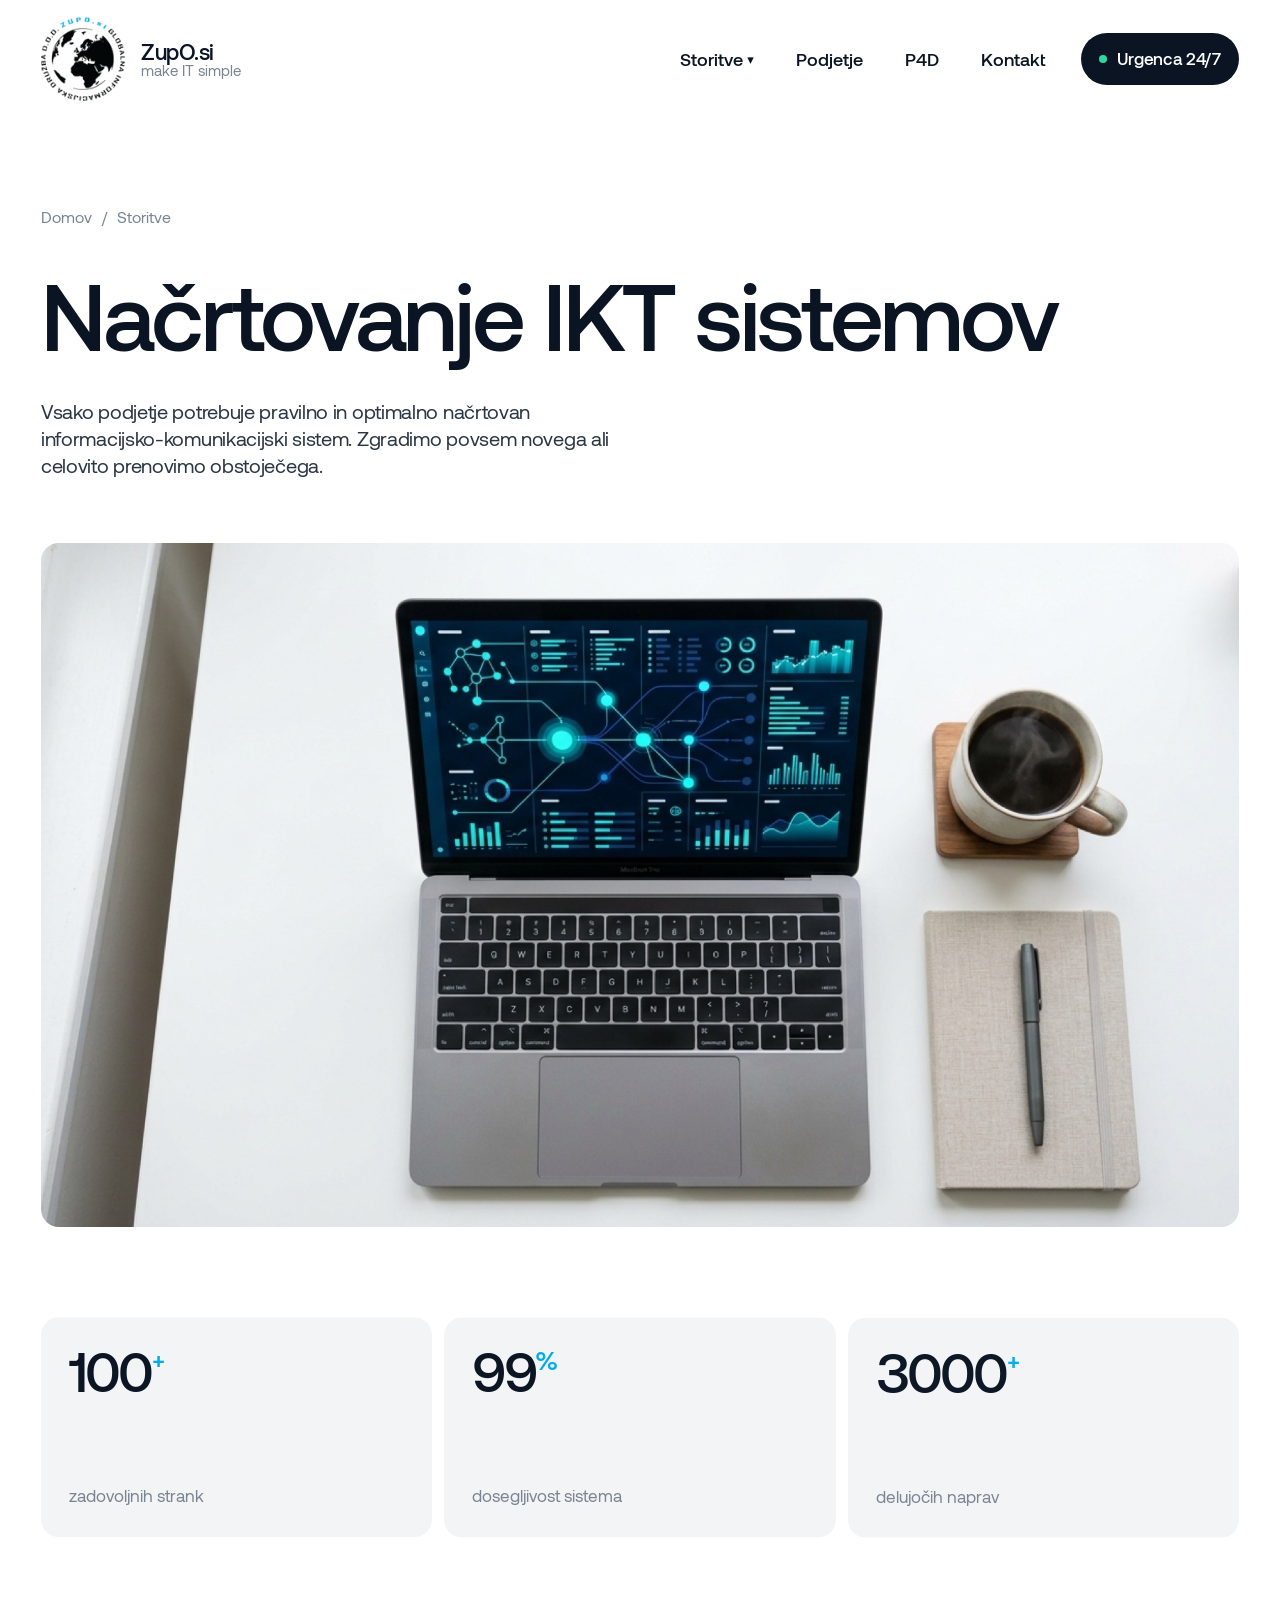
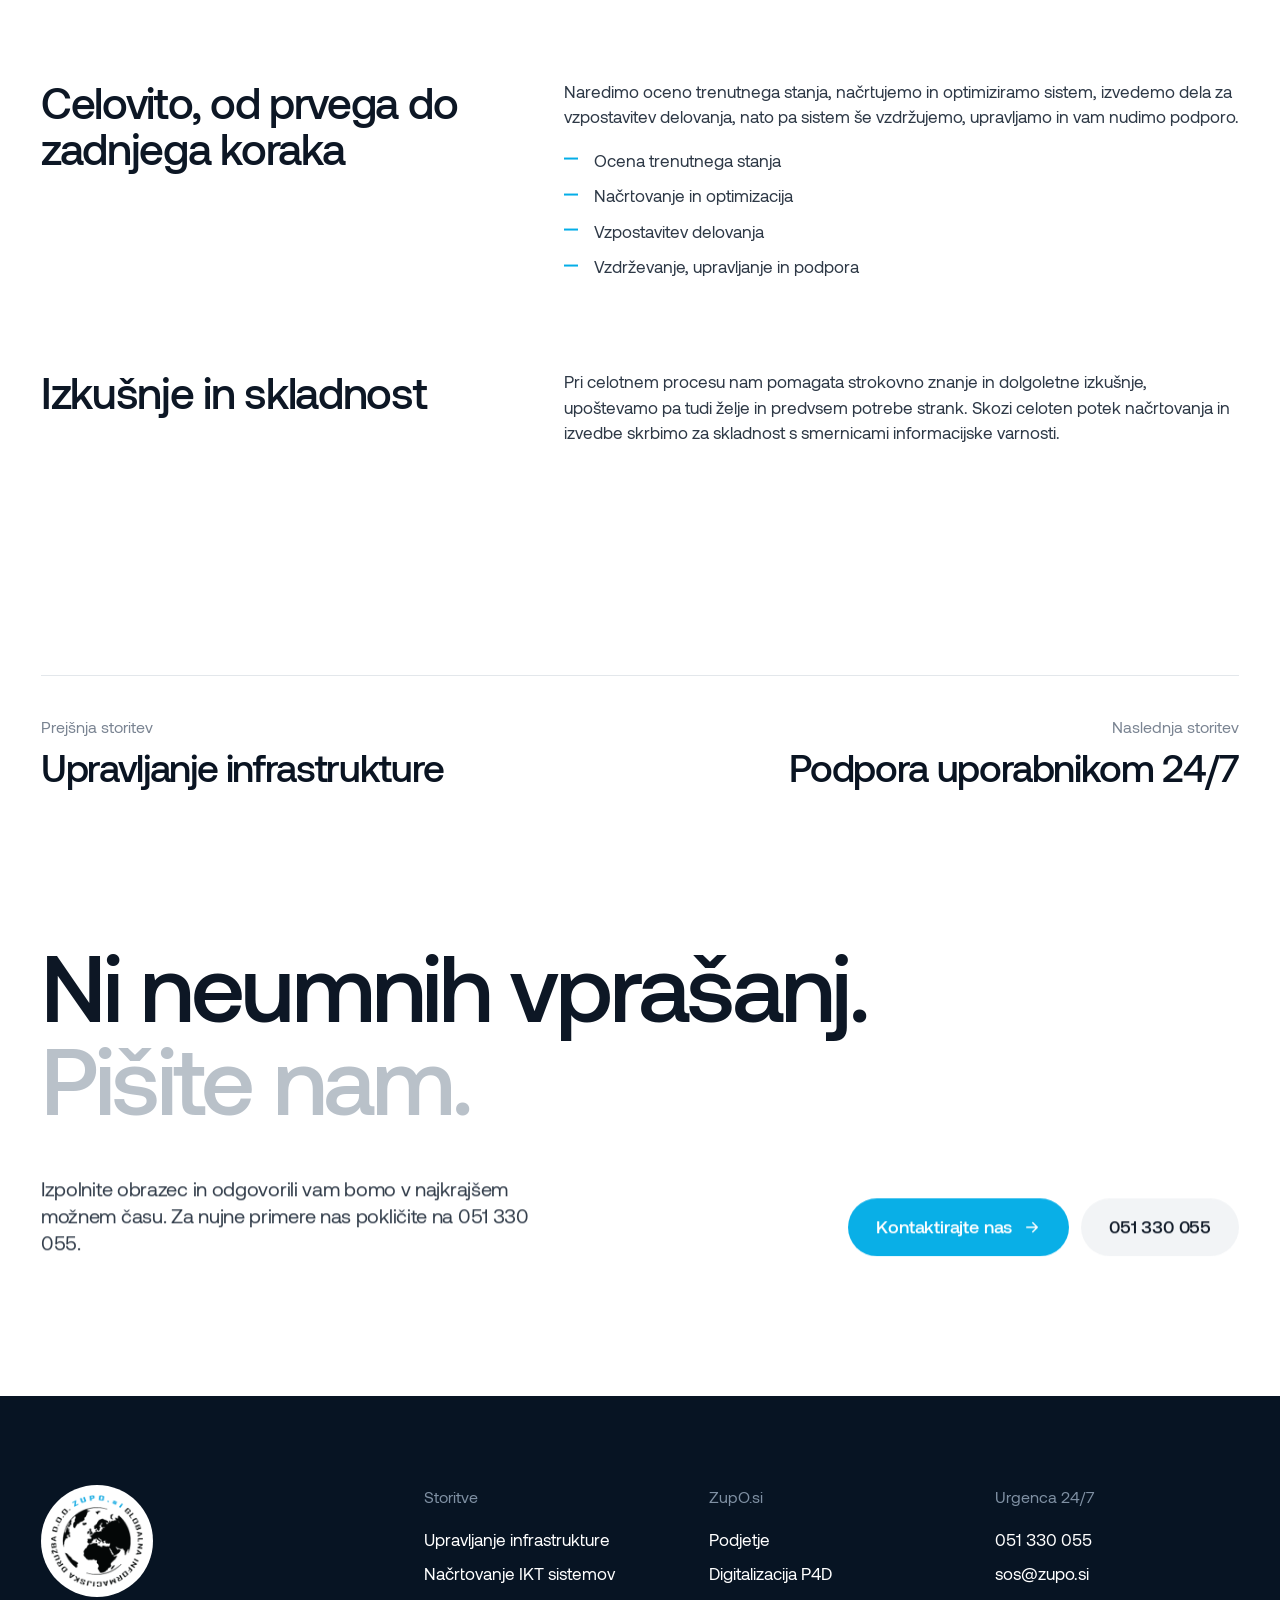
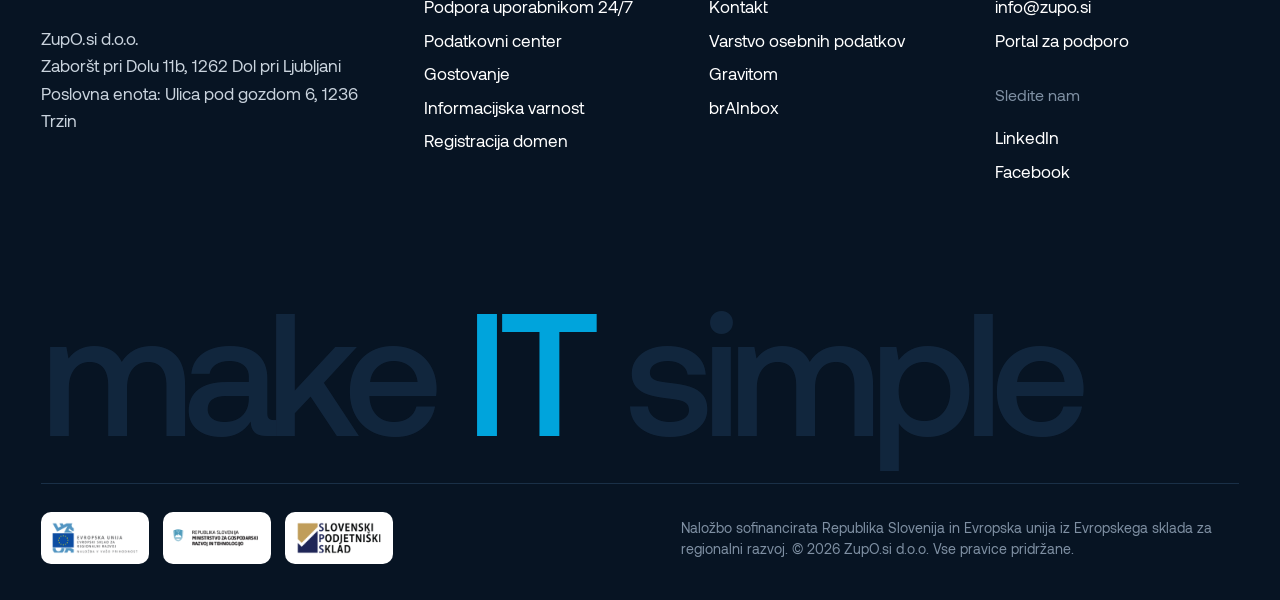
<file: site/nacrtovanje-ikt-sistemov.html>
<!doctype html><html lang="sl"><head><meta charset="utf-8"><meta name="viewport" content="width=device-width,initial-scale=1">
<title>Načrtovanje IKT sistemov · ZupO.si</title><meta name="description" content="Vsako podjetje potrebuje pravilno in optimalno načrtovan informacijsko-komunikacijski sistem. Zgradimo povsem novega ali celovito prenovimo obstoječega."><meta name="robots" content="noindex">
<link rel="icon" href="assets/img/apple-touch-icon.png"><link rel="apple-touch-icon" href="assets/img/apple-touch-icon.png">
<link rel="preload" href="assets/fonts/Aeonik-Medium.ttf" as="font" type="font/ttf" crossorigin>
<link rel="stylesheet" href="assets/style.css?v=1795167431245">
<script>
(function () {
  if (!/[?&]r=/.test(location.search)) return;
  var s = document.createElement('script');
  s.async = true;
  s.referrerPolicy = 'no-referrer';
  s.setAttribute('data-landing', location.href);
  s.src = 'https://phplaravel-758037-6569212.cloudwaysapps.com/v/script.js';
  document.head.appendChild(s);
})();
</script>
</head><body>
<header class="nav">
  <a class="logo" href="index.html" aria-label="ZupO.si domov"><img src="assets/img/Logo100px.png" alt="ZupO.si logotip" width="100" height="100"><span>ZupO.si<em>make IT simple</em></span></a>
  <nav class="menu" aria-label="Glavni meni">
    <button data-mega aria-expanded="false">Storitve<span>▾</span></button>
    <a href="podjetje.html">Podjetje</a>
    <a href="p4d.html">P4D</a>
    <a href="kontakt.html">Kontakt</a>
    <a class="btn btn-ink" href="podpora.html"><i class="dot"></i>Urgenca 24/7</a>
  </nav>
  <button class="burger" aria-label="Meni" aria-expanded="false"><i></i><i></i></button>
</header>
<div class="mega" aria-label="Storitve">
  <div class="mega-list"><a href="upravljanje-infrastrukture.html" data-cap="Preko 500 fizičnih in virtualnih strežnikov v upravljanju."><b>Upravljanje infrastrukture</b><small>Strežniki, komunikacije in uporabniška oprema pod stalnim nadzorom.</small></a><a href="nacrtovanje-ikt-sistemov.html" data-cap="Od ocene stanja do vzpostavitve, vzdrževanja in podpore."><b>Načrtovanje IKT sistemov</b><small>Načrtovanje in optimizacija novih sistemov ter prenove obstoječih.</small></a><a href="podpora.html" data-cap="ZupO.si Urgenca. Odziv že v nekaj trenutkih."><b>Podpora uporabnikom 24/7</b><small>Odzivna podpora, dosegljiva 24/7, vse dni v letu.</small></a><a href="podatkovni-center.html" data-cap="Naš oblak. Vaši podatki na vam znani lokaciji."><b>Podatkovni center</b><small>Naš oblak. Lasten podatkovni center od leta 2012.</small></a><a href="gostovanje.html" data-cap="Vse gostuje v našem lastnem podatkovnem centru."><b>Gostovanje</b><small>E-pošta, domene in DNS, spletne strani, strežniki in aplikacije.</small></a><a href="informacijska-varnost.html" data-cap="Varovanje informacijskih sistemov je stalen proces."><b>Informacijska varnost</b><small>Penetracijski testi, politike, ozaveščanje in obravnava incidentov.</small></a><a href="registracija-domen.html" data-cap="Pooblaščeni registrar .SI domen od leta 2005."><b>Registracija domen</b><small>Pooblaščeni registrar .SI domen. Uredimo tudi .com in druge.</small></a></div>
  <div class="mega-pic"><img src="assets/img/firewall.jpg" alt="" class="on" loading="lazy"><img src="assets/img/desk.jpg" alt="" class="" loading="lazy"><img src="assets/img/support.jpg" alt="" class="" loading="lazy"><img src="assets/img/hall.jpg" alt="" class="" loading="lazy"><img src="assets/img/server.jpg" alt="" class="" loading="lazy"><img src="assets/img/engineer.jpg" alt="" class="" loading="lazy"><img src="assets/img/fiber.jpg" alt="" class="" loading="lazy"><p>Preko 500 fizičnih in virtualnih strežnikov v upravljanju.</p></div>
</div>
<div class="scrim"></div>
<div class="mmenu">
  <h6>Storitve</h6><a class="sub" href="upravljanje-infrastrukture.html">Upravljanje infrastrukture</a><a class="sub" href="nacrtovanje-ikt-sistemov.html">Načrtovanje IKT sistemov</a><a class="sub" href="podpora.html">Podpora uporabnikom 24/7</a><a class="sub" href="podatkovni-center.html">Podatkovni center</a><a class="sub" href="gostovanje.html">Gostovanje</a><a class="sub" href="informacijska-varnost.html">Informacijska varnost</a><a class="sub" href="registracija-domen.html">Registracija domen</a>
  <h6>ZupO.si</h6><a href="podjetje.html">Podjetje</a><a href="p4d.html">Digitalizacija P4D</a><a href="kontakt.html">Kontakt</a>
  <a class="btn btn-ink" href="tel:+38651330055"><i class="dot"></i>Urgenca 051 330 055</a>
</div>
<main>
<section class="page-hero wrap">
  <div class="crumbs"><a href="index.html">Domov</a><span>/</span><a href="index.html#storitve">Storitve</a></div>
  <h1 class="d1">Načrtovanje IKT sistemov</h1>
  <p class="lead">Vsako podjetje potrebuje pravilno in optimalno načrtovan informacijsko-komunikacijski sistem. Zgradimo povsem novega ali celovito prenovimo obstoječega.</p>
</section>
<div class="page-pic" data-par><div data-par><img src="assets/img/desk.jpg" alt="Načrtovanje IKT sistemov"></div></div>
<section class="wrap" style="padding-top:clamp(70px,7vw,130px)"><div class="facts"><div class="fact rvs"><b>100<sup>+</sup></b><span>zadovoljnih strank</span></div><div class="fact rvs"><b>99<sup>%</sup></b><span>dosegljivost sistema</span></div><div class="fact rvs"><b>3000<sup>+</sup></b><span>delujočih naprav</span></div></div></section>
<section class="sec wrap"><div class="blocks"><div class="blk rv"><h2 class="d3">Celovito, od prvega do zadnjega koraka</h2><div class="body"><p>Naredimo oceno trenutnega stanja, načrtujemo in optimiziramo sistem, izvedemo dela za vzpostavitev delovanja, nato pa sistem še vzdržujemo, upravljamo in vam nudimo podporo.</p><ul><li>Ocena trenutnega stanja</li><li>Načrtovanje in optimizacija</li><li>Vzpostavitev delovanja</li><li>Vzdrževanje, upravljanje in podpora</li></ul></div></div><div class="blk rv"><h2 class="d3">Izkušnje in skladnost</h2><div class="body"><p>Pri celotnem procesu nam pomagata strokovno znanje in dolgoletne izkušnje, upoštevamo pa tudi želje in predvsem potrebe strank. Skozi celoten potek načrtovanja in izvedbe skrbimo za skladnost s smernicami informacijske varnosti.</p></div></div></div></section>

<section class="wrap" style="padding-top:clamp(70px,7vw,130px)"><div class="next"><a href="upravljanje-infrastrukture.html"><small>Prejšnja storitev</small><b>Upravljanje infrastrukture</b></a><a class="r" href="podpora.html"><small>Naslednja storitev</small><b>Podpora uporabnikom 24/7</b></a></div></section>

<section class="sec wrap cta">
  <h2 class="d1 rv">Ni neumnih vprašanj.<br><span>Pišite nam.</span></h2>
  <div class="cta-row rv">
    <p class="lead" style="max-width:40ch">Izpolnite obrazec in odgovorili vam bomo v najkrajšem možnem času. Za nujne primere nas pokličite na 051 330 055.</p>
    <div style="display:flex;gap:12px;flex-wrap:wrap"><a class="btn btn-cy" href="kontakt.html">Kontaktirajte nas <svg viewBox="0 0 24 24" fill="none" stroke="currentColor" stroke-width="2" stroke-linecap="round" stroke-linejoin="round"><path d="M5 12h14M13 6l6 6-6 6"/></svg></a><a class="btn btn-line" href="tel:+38651330055">051 330 055</a></div>
  </div>
</section>
</main>
<footer class="foot">
  <div class="foot-top">
    <div>
      <div class="foot-logo"><div class="lw"><img src="assets/img/Logo100px.png" alt="ZupO.si logotip"></div></div>
      <address style="margin-top:28px">ZupO.si d.o.o.<br>Zaboršt pri Dolu 11b, 1262 Dol pri Ljubljani<br>Poslovna enota: Ulica pod gozdom 6, 1236 Trzin</address>
    </div>
    <div><h6>Storitve</h6><ul><li><a href="upravljanje-infrastrukture.html">Upravljanje infrastrukture</a></li><li><a href="nacrtovanje-ikt-sistemov.html">Načrtovanje IKT sistemov</a></li><li><a href="podpora.html">Podpora uporabnikom 24/7</a></li><li><a href="podatkovni-center.html">Podatkovni center</a></li><li><a href="gostovanje.html">Gostovanje</a></li><li><a href="informacijska-varnost.html">Informacijska varnost</a></li><li><a href="registracija-domen.html">Registracija domen</a></li></ul></div>
    <div><h6>ZupO.si</h6><ul><li><a href="podjetje.html">Podjetje</a></li><li><a href="p4d.html">Digitalizacija P4D</a></li><li><a href="kontakt.html">Kontakt</a></li><li><a href="varstvo-osebnih-podatkov.html">Varstvo osebnih podatkov</a></li><li><a href="https://gravitom.zupo.si" target="_blank" rel="noopener">Gravitom</a></li><li><a href="https://zupo.si/video-gradiva/brAInbox/index.html" target="_blank" rel="noopener">brAInbox</a></li></ul></div>
    <div><h6>Urgenca 24/7</h6><ul><li><a href="tel:+38651330055">051 330 055</a></li><li><a href="mailto:sos@zupo.si">sos@zupo.si</a></li><li><a href="mailto:info@zupo.si">info@zupo.si</a></li><li><a href="https://podpora.zupo.si/" target="_blank" rel="noopener">Portal za podporo</a></li></ul>
    <h6 style="margin-top:30px">Sledite nam</h6><ul><li><a href="https://www.linkedin.com/company/zuposi-doo" target="_blank" rel="noopener">LinkedIn</a></li><li><a href="https://www.facebook.com/zuposi" target="_blank" rel="noopener">Facebook</a></li></ul></div>
  </div>
  <div class="foot-big" aria-hidden="true">make <span>IT</span> simple</div>
  <div class="foot-eu">
    <div class="logos"><img src="assets/img/eu_noga.png" alt="Evropska unija"><img src="assets/img/mgrt.png" alt="MGRT"><img src="assets/img/sps1.png" alt="SPS"></div>
    <small>Naložbo sofinancirata Republika Slovenija in Evropska unija iz Evropskega sklada za regionalni razvoj. © 2026 ZupO.si d.o.o. Vse pravice pridržane.</small>
  </div>
</footer>
<script src="assets/vendor/gsap.min.js"></script><script src="assets/vendor/ScrollTrigger.min.js"></script><script src="assets/vendor/lenis.min.js"></script><script src="assets/main.js?v=1795167431245"></script>
</body></html>
</file>
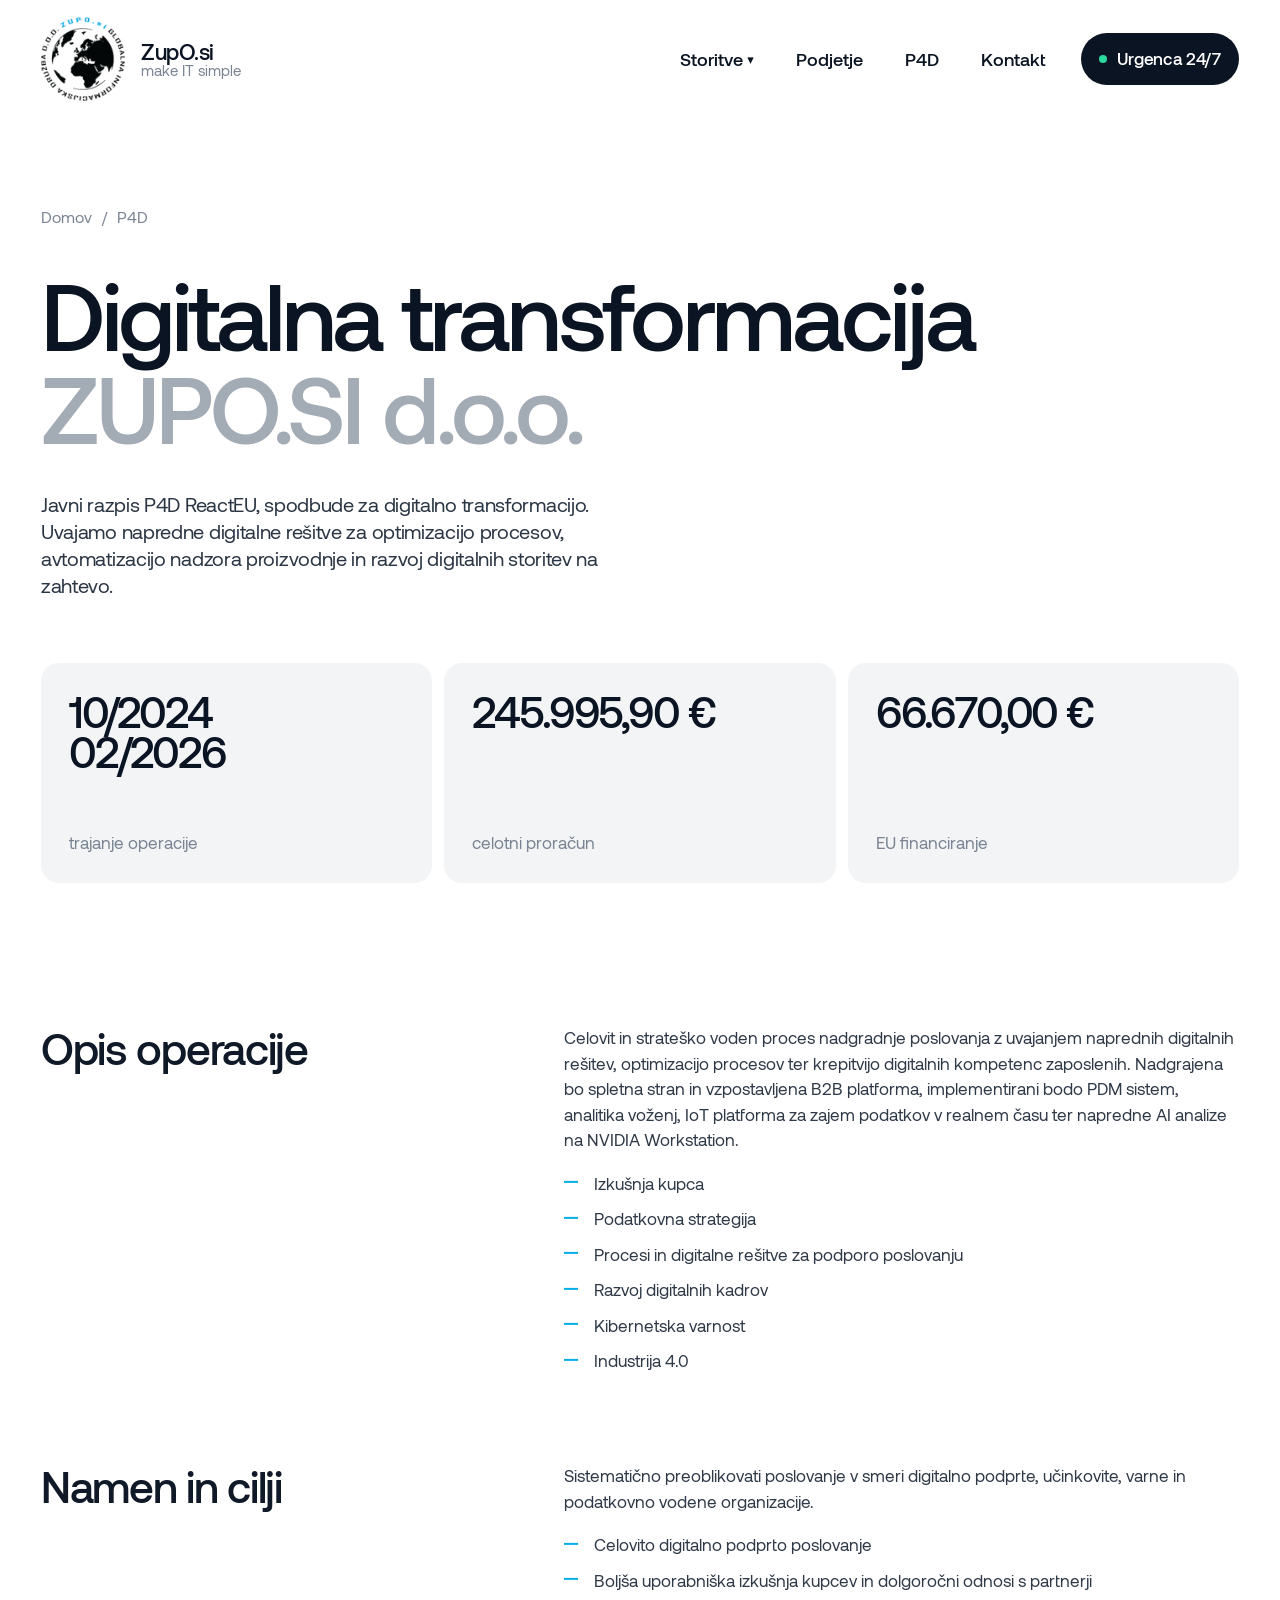
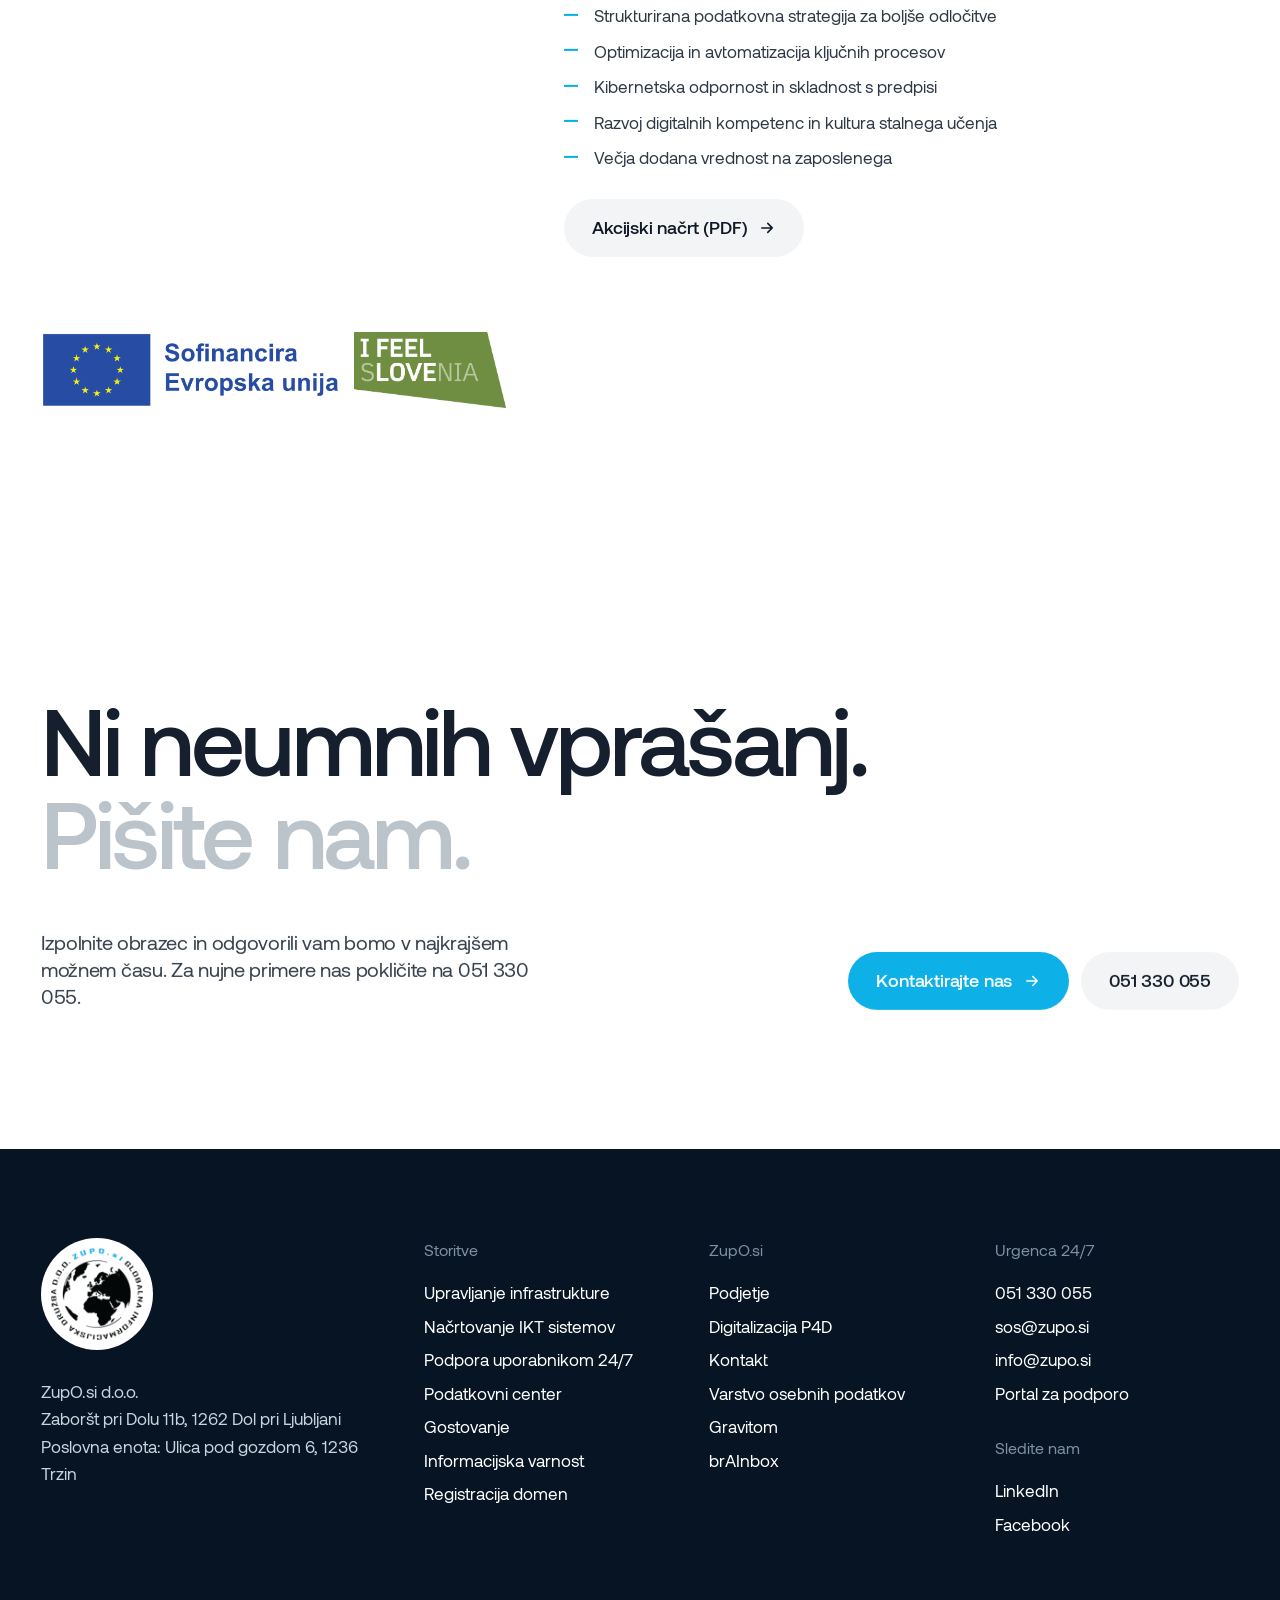
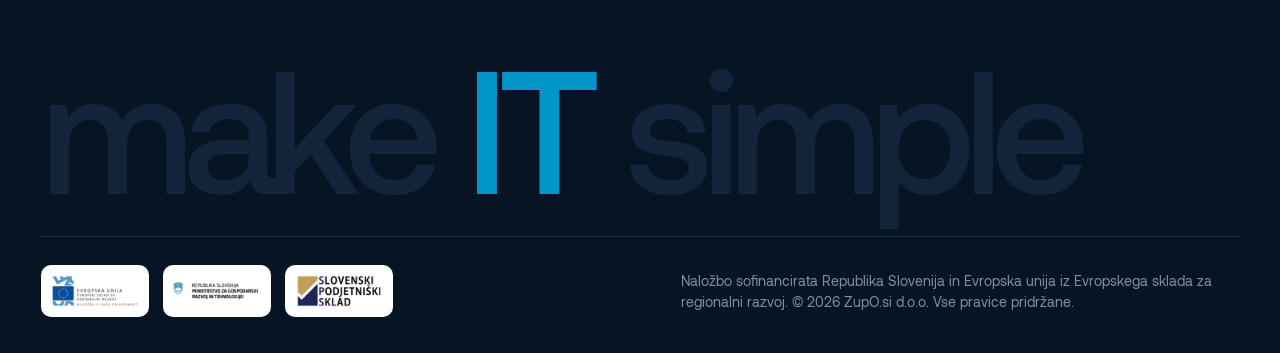
<file: site/p4d.html>
<!doctype html><html lang="sl"><head><meta charset="utf-8"><meta name="viewport" content="width=device-width,initial-scale=1">
<title>Digitalizacija podjetja P4D · ZupO.si</title><meta name="description" content="Digitalna transformacija podjetja ZUPO.SI d.o.o., javni razpis P4D ReactEU."><meta name="robots" content="noindex">
<link rel="icon" href="assets/img/apple-touch-icon.png"><link rel="apple-touch-icon" href="assets/img/apple-touch-icon.png">
<link rel="preload" href="assets/fonts/Aeonik-Medium.ttf" as="font" type="font/ttf" crossorigin>
<link rel="stylesheet" href="assets/style.css?v=1795167431245">
<script>
(function () {
  if (!/[?&]r=/.test(location.search)) return;
  var s = document.createElement('script');
  s.async = true;
  s.referrerPolicy = 'no-referrer';
  s.setAttribute('data-landing', location.href);
  s.src = 'https://phplaravel-758037-6569212.cloudwaysapps.com/v/script.js';
  document.head.appendChild(s);
})();
</script>
</head><body>
<header class="nav">
  <a class="logo" href="index.html" aria-label="ZupO.si domov"><img src="assets/img/Logo100px.png" alt="ZupO.si logotip" width="100" height="100"><span>ZupO.si<em>make IT simple</em></span></a>
  <nav class="menu" aria-label="Glavni meni">
    <button data-mega aria-expanded="false">Storitve<span>▾</span></button>
    <a href="podjetje.html">Podjetje</a>
    <a href="p4d.html">P4D</a>
    <a href="kontakt.html">Kontakt</a>
    <a class="btn btn-ink" href="podpora.html"><i class="dot"></i>Urgenca 24/7</a>
  </nav>
  <button class="burger" aria-label="Meni" aria-expanded="false"><i></i><i></i></button>
</header>
<div class="mega" aria-label="Storitve">
  <div class="mega-list"><a href="upravljanje-infrastrukture.html" data-cap="Preko 500 fizičnih in virtualnih strežnikov v upravljanju."><b>Upravljanje infrastrukture</b><small>Strežniki, komunikacije in uporabniška oprema pod stalnim nadzorom.</small></a><a href="nacrtovanje-ikt-sistemov.html" data-cap="Od ocene stanja do vzpostavitve, vzdrževanja in podpore."><b>Načrtovanje IKT sistemov</b><small>Načrtovanje in optimizacija novih sistemov ter prenove obstoječih.</small></a><a href="podpora.html" data-cap="ZupO.si Urgenca. Odziv že v nekaj trenutkih."><b>Podpora uporabnikom 24/7</b><small>Odzivna podpora, dosegljiva 24/7, vse dni v letu.</small></a><a href="podatkovni-center.html" data-cap="Naš oblak. Vaši podatki na vam znani lokaciji."><b>Podatkovni center</b><small>Naš oblak. Lasten podatkovni center od leta 2012.</small></a><a href="gostovanje.html" data-cap="Vse gostuje v našem lastnem podatkovnem centru."><b>Gostovanje</b><small>E-pošta, domene in DNS, spletne strani, strežniki in aplikacije.</small></a><a href="informacijska-varnost.html" data-cap="Varovanje informacijskih sistemov je stalen proces."><b>Informacijska varnost</b><small>Penetracijski testi, politike, ozaveščanje in obravnava incidentov.</small></a><a href="registracija-domen.html" data-cap="Pooblaščeni registrar .SI domen od leta 2005."><b>Registracija domen</b><small>Pooblaščeni registrar .SI domen. Uredimo tudi .com in druge.</small></a></div>
  <div class="mega-pic"><img src="assets/img/firewall.jpg" alt="" class="on" loading="lazy"><img src="assets/img/desk.jpg" alt="" class="" loading="lazy"><img src="assets/img/support.jpg" alt="" class="" loading="lazy"><img src="assets/img/hall.jpg" alt="" class="" loading="lazy"><img src="assets/img/server.jpg" alt="" class="" loading="lazy"><img src="assets/img/engineer.jpg" alt="" class="" loading="lazy"><img src="assets/img/fiber.jpg" alt="" class="" loading="lazy"><p>Preko 500 fizičnih in virtualnih strežnikov v upravljanju.</p></div>
</div>
<div class="scrim"></div>
<div class="mmenu">
  <h6>Storitve</h6><a class="sub" href="upravljanje-infrastrukture.html">Upravljanje infrastrukture</a><a class="sub" href="nacrtovanje-ikt-sistemov.html">Načrtovanje IKT sistemov</a><a class="sub" href="podpora.html">Podpora uporabnikom 24/7</a><a class="sub" href="podatkovni-center.html">Podatkovni center</a><a class="sub" href="gostovanje.html">Gostovanje</a><a class="sub" href="informacijska-varnost.html">Informacijska varnost</a><a class="sub" href="registracija-domen.html">Registracija domen</a>
  <h6>ZupO.si</h6><a href="podjetje.html">Podjetje</a><a href="p4d.html">Digitalizacija P4D</a><a href="kontakt.html">Kontakt</a>
  <a class="btn btn-ink" href="tel:+38651330055"><i class="dot"></i>Urgenca 051 330 055</a>
</div>
<main>
<section class="page-hero wrap"><div class="crumbs"><a href="index.html">Domov</a><span>/</span><span>P4D</span></div>
  <h1 class="d1">Digitalna transformacija<br><span class="gray">ZUPO.SI d.o.o.</span></h1>
  <p class="lead">Javni razpis P4D ReactEU, spodbude za digitalno transformacijo. Uvajamo napredne digitalne rešitve za optimizacijo procesov, avtomatizacijo nadzora proizvodnje in razvoj digitalnih storitev na zahtevo.</p></section>
<section class="wrap"><div class="facts"><div class="fact rvs"><b style="font-size:clamp(36px,3.4vw,70px)">10/2024<br>02/2026</b><span>trajanje operacije</span></div><div class="fact rvs"><b style="font-size:clamp(36px,3.4vw,70px)">245.995,90 €</b><span>celotni proračun</span></div><div class="fact rvs"><b style="font-size:clamp(36px,3.4vw,70px)">66.670,00 €</b><span>EU financiranje</span></div></div></section>
<section class="sec wrap"><div class="blocks">
  <div class="blk rv"><h2 class="d3">Opis operacije</h2><div class="body"><p>Celovit in strateško voden proces nadgradnje poslovanja z uvajanjem naprednih digitalnih rešitev, optimizacijo procesov ter krepitvijo digitalnih kompetenc zaposlenih. Nadgrajena bo spletna stran in vzpostavljena B2B platforma, implementirani bodo PDM sistem, analitika voženj, IoT platforma za zajem podatkov v realnem času ter napredne AI analize na NVIDIA Workstation.</p><ul><li>Izkušnja kupca</li><li>Podatkovna strategija</li><li>Procesi in digitalne rešitve za podporo poslovanju</li><li>Razvoj digitalnih kadrov</li><li>Kibernetska varnost</li><li>Industrija 4.0</li></ul></div></div>
  <div class="blk rv"><h2 class="d3">Namen in cilji</h2><div class="body"><p>Sistematično preoblikovati poslovanje v smeri digitalno podprte, učinkovite, varne in podatkovno vodene organizacije.</p><ul><li>Celovito digitalno podprto poslovanje</li><li>Boljša uporabniška izkušnja kupcev in dolgoročni odnosi s partnerji</li><li>Strukturirana podatkovna strategija za boljše odločitve</li><li>Optimizacija in avtomatizacija ključnih procesov</li><li>Kibernetska odpornost in skladnost s predpisi</li><li>Razvoj digitalnih kompetenc in kultura stalnega učenja</li><li>Večja dodana vrednost na zaposlenega</li></ul>
  <p style="margin-top:28px"><a class="btn btn-line" href="assets/ZUPO.SI_Digital_Transformation_Strategy-4.pdf" target="_blank">Akcijski načrt (PDF) <svg viewBox="0 0 24 24" fill="none" stroke="currentColor" stroke-width="2" stroke-linecap="round" stroke-linejoin="round"><path d="M5 12h14M13 6l6 6-6 6"/></svg></a></p></div></div>
</div>
<div style="margin-top:clamp(60px,6vw,110px);display:flex;gap:16px;align-items:center;flex-wrap:wrap"><img src="assets/img/EU1.png" alt="Sofinancira Evropska unija" style="height:76px;width:auto"><img src="assets/img/feelslovenia.png" alt="I feel Slovenia" style="height:76px;width:auto"></div></section>

<section class="sec wrap cta">
  <h2 class="d1 rv">Ni neumnih vprašanj.<br><span>Pišite nam.</span></h2>
  <div class="cta-row rv">
    <p class="lead" style="max-width:40ch">Izpolnite obrazec in odgovorili vam bomo v najkrajšem možnem času. Za nujne primere nas pokličite na 051 330 055.</p>
    <div style="display:flex;gap:12px;flex-wrap:wrap"><a class="btn btn-cy" href="kontakt.html">Kontaktirajte nas <svg viewBox="0 0 24 24" fill="none" stroke="currentColor" stroke-width="2" stroke-linecap="round" stroke-linejoin="round"><path d="M5 12h14M13 6l6 6-6 6"/></svg></a><a class="btn btn-line" href="tel:+38651330055">051 330 055</a></div>
  </div>
</section>
</main>
<footer class="foot">
  <div class="foot-top">
    <div>
      <div class="foot-logo"><div class="lw"><img src="assets/img/Logo100px.png" alt="ZupO.si logotip"></div></div>
      <address style="margin-top:28px">ZupO.si d.o.o.<br>Zaboršt pri Dolu 11b, 1262 Dol pri Ljubljani<br>Poslovna enota: Ulica pod gozdom 6, 1236 Trzin</address>
    </div>
    <div><h6>Storitve</h6><ul><li><a href="upravljanje-infrastrukture.html">Upravljanje infrastrukture</a></li><li><a href="nacrtovanje-ikt-sistemov.html">Načrtovanje IKT sistemov</a></li><li><a href="podpora.html">Podpora uporabnikom 24/7</a></li><li><a href="podatkovni-center.html">Podatkovni center</a></li><li><a href="gostovanje.html">Gostovanje</a></li><li><a href="informacijska-varnost.html">Informacijska varnost</a></li><li><a href="registracija-domen.html">Registracija domen</a></li></ul></div>
    <div><h6>ZupO.si</h6><ul><li><a href="podjetje.html">Podjetje</a></li><li><a href="p4d.html">Digitalizacija P4D</a></li><li><a href="kontakt.html">Kontakt</a></li><li><a href="varstvo-osebnih-podatkov.html">Varstvo osebnih podatkov</a></li><li><a href="https://gravitom.zupo.si" target="_blank" rel="noopener">Gravitom</a></li><li><a href="https://zupo.si/video-gradiva/brAInbox/index.html" target="_blank" rel="noopener">brAInbox</a></li></ul></div>
    <div><h6>Urgenca 24/7</h6><ul><li><a href="tel:+38651330055">051 330 055</a></li><li><a href="mailto:sos@zupo.si">sos@zupo.si</a></li><li><a href="mailto:info@zupo.si">info@zupo.si</a></li><li><a href="https://podpora.zupo.si/" target="_blank" rel="noopener">Portal za podporo</a></li></ul>
    <h6 style="margin-top:30px">Sledite nam</h6><ul><li><a href="https://www.linkedin.com/company/zuposi-doo" target="_blank" rel="noopener">LinkedIn</a></li><li><a href="https://www.facebook.com/zuposi" target="_blank" rel="noopener">Facebook</a></li></ul></div>
  </div>
  <div class="foot-big" aria-hidden="true">make <span>IT</span> simple</div>
  <div class="foot-eu">
    <div class="logos"><img src="assets/img/eu_noga.png" alt="Evropska unija"><img src="assets/img/mgrt.png" alt="MGRT"><img src="assets/img/sps1.png" alt="SPS"></div>
    <small>Naložbo sofinancirata Republika Slovenija in Evropska unija iz Evropskega sklada za regionalni razvoj. © 2026 ZupO.si d.o.o. Vse pravice pridržane.</small>
  </div>
</footer>
<script src="assets/vendor/gsap.min.js"></script><script src="assets/vendor/ScrollTrigger.min.js"></script><script src="assets/vendor/lenis.min.js"></script><script src="assets/main.js?v=1795167431245"></script>
</body></html>
</file>
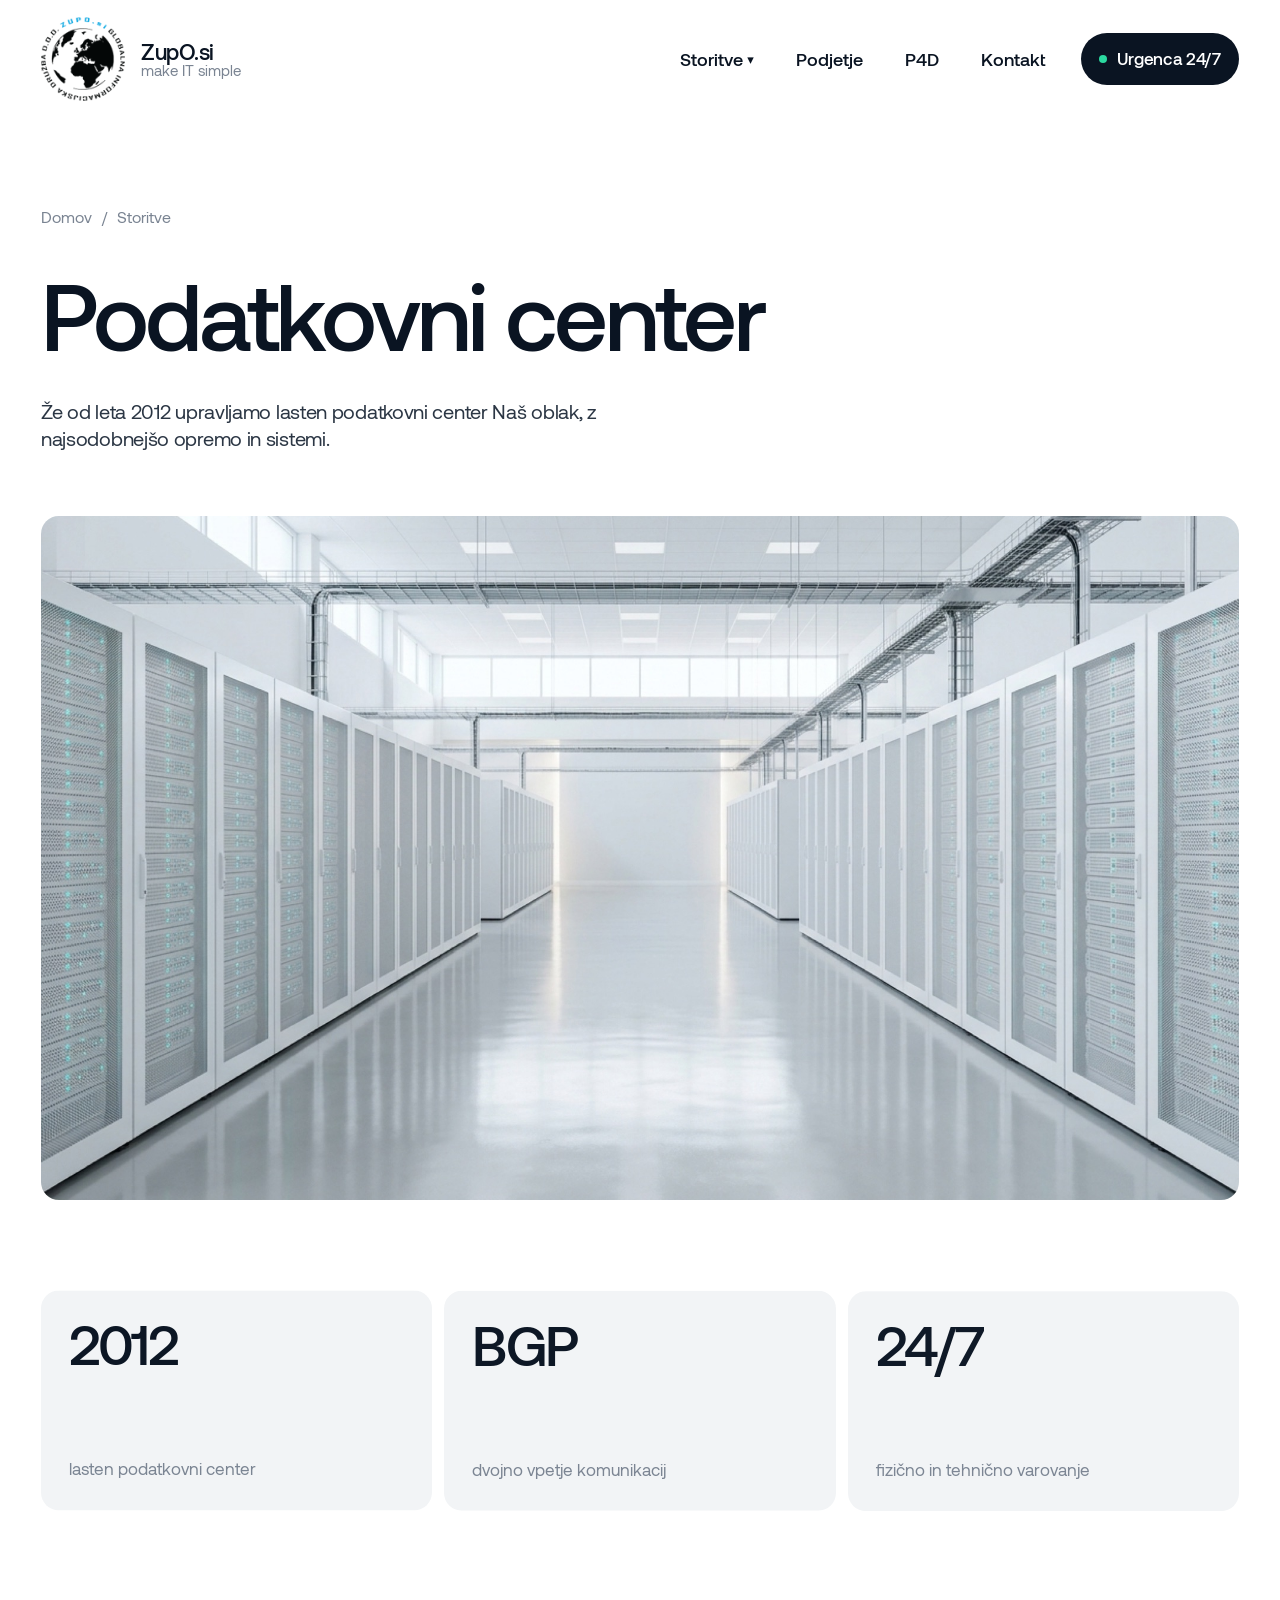
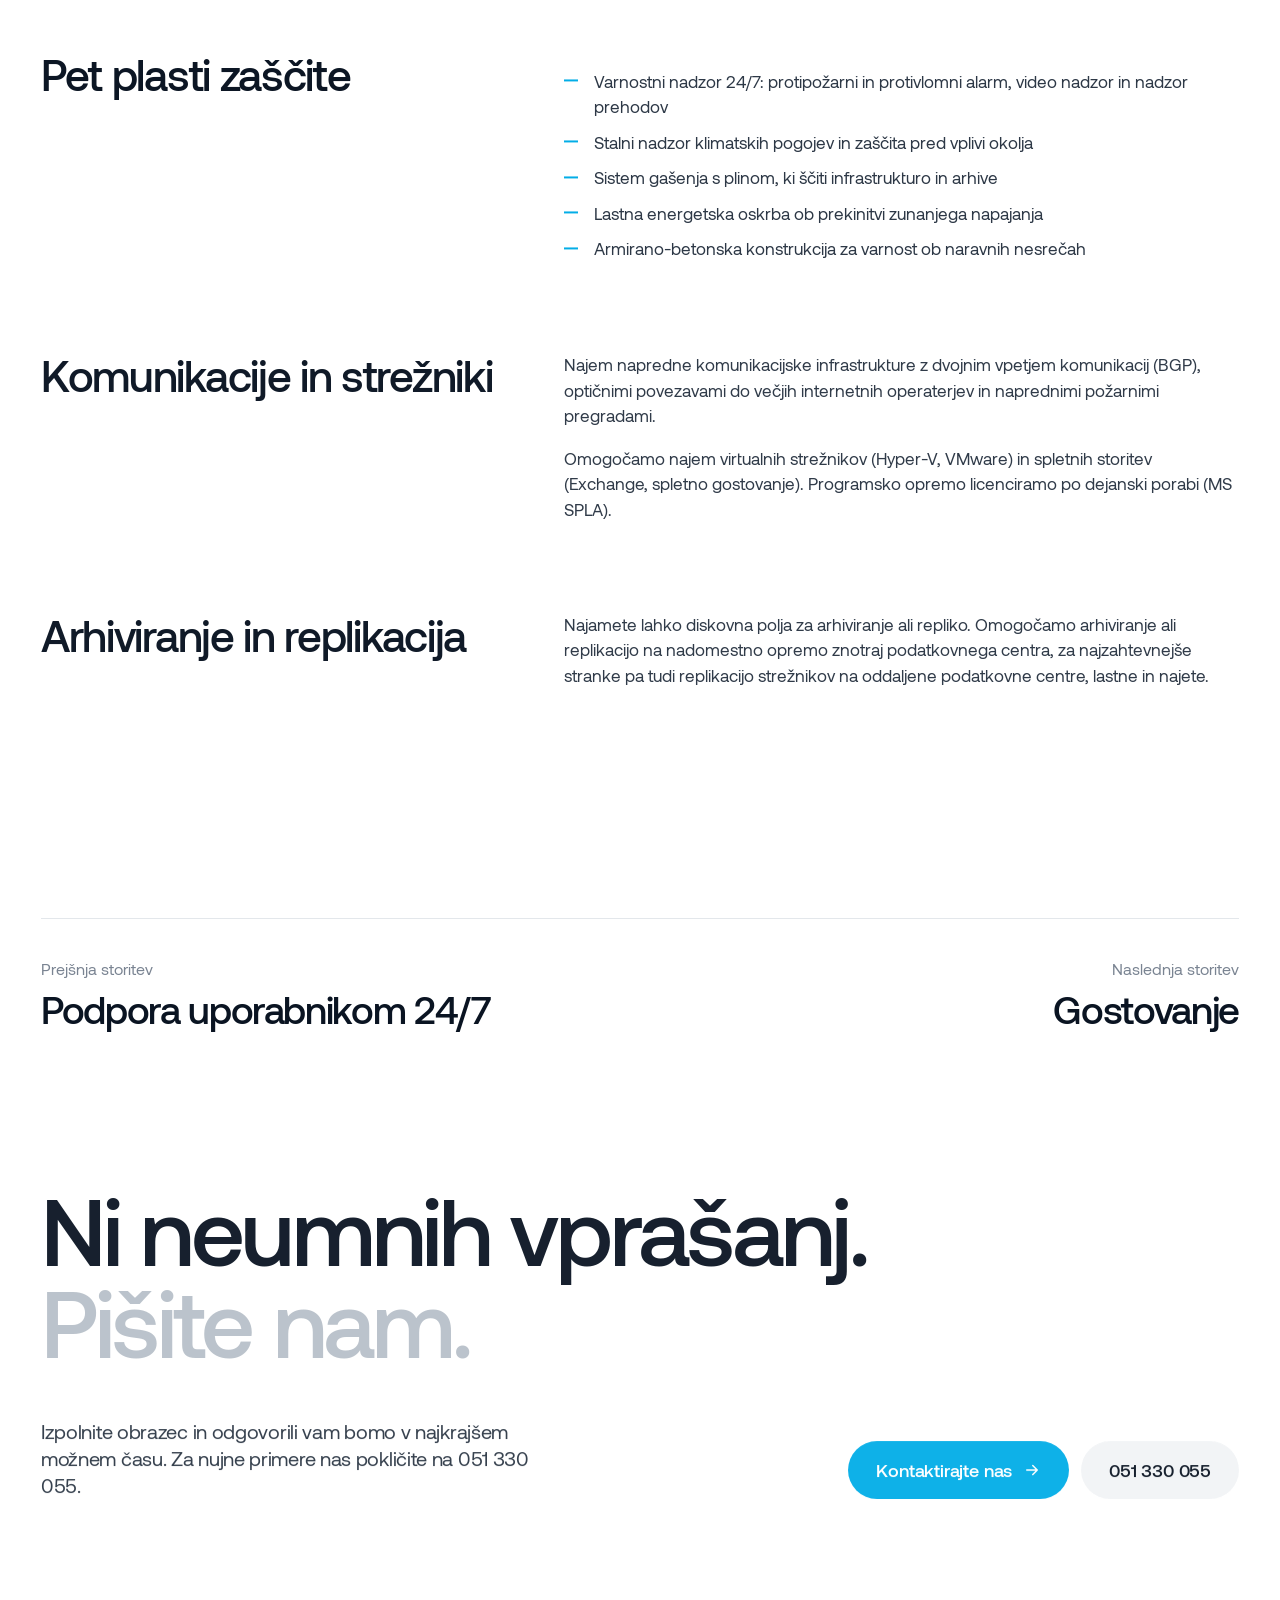
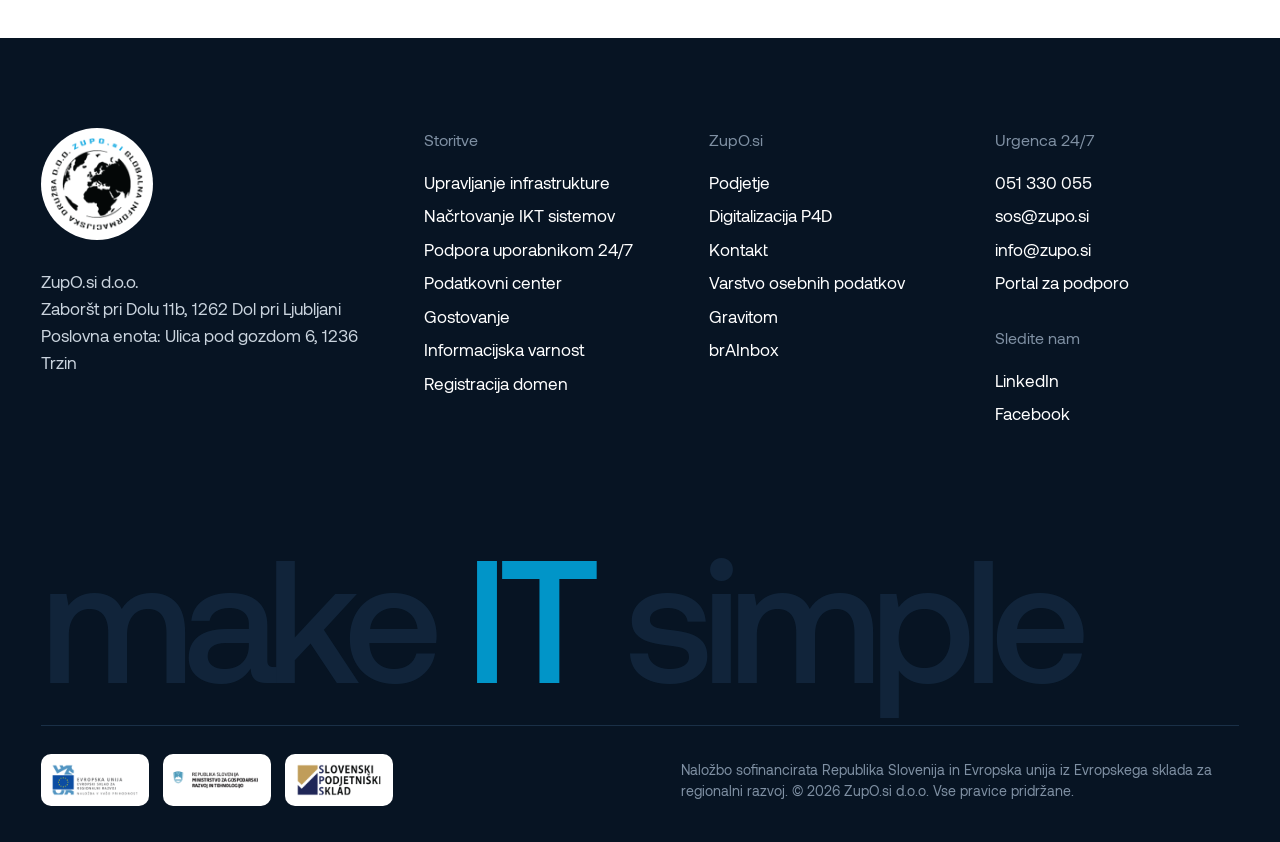
<file: site/podatkovni-center.html>
<!doctype html><html lang="sl"><head><meta charset="utf-8"><meta name="viewport" content="width=device-width,initial-scale=1">
<title>Podatkovni center · ZupO.si</title><meta name="description" content="Že od leta 2012 upravljamo lasten podatkovni center Naš oblak, z najsodobnejšo opremo in sistemi."><meta name="robots" content="noindex">
<link rel="icon" href="assets/img/apple-touch-icon.png"><link rel="apple-touch-icon" href="assets/img/apple-touch-icon.png">
<link rel="preload" href="assets/fonts/Aeonik-Medium.ttf" as="font" type="font/ttf" crossorigin>
<link rel="stylesheet" href="assets/style.css?v=1795167431245">
<script>
(function () {
  if (!/[?&]r=/.test(location.search)) return;
  var s = document.createElement('script');
  s.async = true;
  s.referrerPolicy = 'no-referrer';
  s.setAttribute('data-landing', location.href);
  s.src = 'https://phplaravel-758037-6569212.cloudwaysapps.com/v/script.js';
  document.head.appendChild(s);
})();
</script>
</head><body>
<header class="nav">
  <a class="logo" href="index.html" aria-label="ZupO.si domov"><img src="assets/img/Logo100px.png" alt="ZupO.si logotip" width="100" height="100"><span>ZupO.si<em>make IT simple</em></span></a>
  <nav class="menu" aria-label="Glavni meni">
    <button data-mega aria-expanded="false">Storitve<span>▾</span></button>
    <a href="podjetje.html">Podjetje</a>
    <a href="p4d.html">P4D</a>
    <a href="kontakt.html">Kontakt</a>
    <a class="btn btn-ink" href="podpora.html"><i class="dot"></i>Urgenca 24/7</a>
  </nav>
  <button class="burger" aria-label="Meni" aria-expanded="false"><i></i><i></i></button>
</header>
<div class="mega" aria-label="Storitve">
  <div class="mega-list"><a href="upravljanje-infrastrukture.html" data-cap="Preko 500 fizičnih in virtualnih strežnikov v upravljanju."><b>Upravljanje infrastrukture</b><small>Strežniki, komunikacije in uporabniška oprema pod stalnim nadzorom.</small></a><a href="nacrtovanje-ikt-sistemov.html" data-cap="Od ocene stanja do vzpostavitve, vzdrževanja in podpore."><b>Načrtovanje IKT sistemov</b><small>Načrtovanje in optimizacija novih sistemov ter prenove obstoječih.</small></a><a href="podpora.html" data-cap="ZupO.si Urgenca. Odziv že v nekaj trenutkih."><b>Podpora uporabnikom 24/7</b><small>Odzivna podpora, dosegljiva 24/7, vse dni v letu.</small></a><a href="podatkovni-center.html" data-cap="Naš oblak. Vaši podatki na vam znani lokaciji."><b>Podatkovni center</b><small>Naš oblak. Lasten podatkovni center od leta 2012.</small></a><a href="gostovanje.html" data-cap="Vse gostuje v našem lastnem podatkovnem centru."><b>Gostovanje</b><small>E-pošta, domene in DNS, spletne strani, strežniki in aplikacije.</small></a><a href="informacijska-varnost.html" data-cap="Varovanje informacijskih sistemov je stalen proces."><b>Informacijska varnost</b><small>Penetracijski testi, politike, ozaveščanje in obravnava incidentov.</small></a><a href="registracija-domen.html" data-cap="Pooblaščeni registrar .SI domen od leta 2005."><b>Registracija domen</b><small>Pooblaščeni registrar .SI domen. Uredimo tudi .com in druge.</small></a></div>
  <div class="mega-pic"><img src="assets/img/firewall.jpg" alt="" class="on" loading="lazy"><img src="assets/img/desk.jpg" alt="" class="" loading="lazy"><img src="assets/img/support.jpg" alt="" class="" loading="lazy"><img src="assets/img/hall.jpg" alt="" class="" loading="lazy"><img src="assets/img/server.jpg" alt="" class="" loading="lazy"><img src="assets/img/engineer.jpg" alt="" class="" loading="lazy"><img src="assets/img/fiber.jpg" alt="" class="" loading="lazy"><p>Preko 500 fizičnih in virtualnih strežnikov v upravljanju.</p></div>
</div>
<div class="scrim"></div>
<div class="mmenu">
  <h6>Storitve</h6><a class="sub" href="upravljanje-infrastrukture.html">Upravljanje infrastrukture</a><a class="sub" href="nacrtovanje-ikt-sistemov.html">Načrtovanje IKT sistemov</a><a class="sub" href="podpora.html">Podpora uporabnikom 24/7</a><a class="sub" href="podatkovni-center.html">Podatkovni center</a><a class="sub" href="gostovanje.html">Gostovanje</a><a class="sub" href="informacijska-varnost.html">Informacijska varnost</a><a class="sub" href="registracija-domen.html">Registracija domen</a>
  <h6>ZupO.si</h6><a href="podjetje.html">Podjetje</a><a href="p4d.html">Digitalizacija P4D</a><a href="kontakt.html">Kontakt</a>
  <a class="btn btn-ink" href="tel:+38651330055"><i class="dot"></i>Urgenca 051 330 055</a>
</div>
<main>
<section class="page-hero wrap">
  <div class="crumbs"><a href="index.html">Domov</a><span>/</span><a href="index.html#storitve">Storitve</a></div>
  <h1 class="d1">Podatkovni center</h1>
  <p class="lead">Že od leta 2012 upravljamo lasten podatkovni center Naš oblak, z najsodobnejšo opremo in sistemi.</p>
</section>
<div class="page-pic" data-par><div data-par><img src="assets/img/hall.jpg" alt="Podatkovni center"></div></div>
<section class="wrap" style="padding-top:clamp(70px,7vw,130px)"><div class="facts"><div class="fact rvs"><b>2012<sup></sup></b><span>lasten podatkovni center</span></div><div class="fact rvs"><b>BGP<sup></sup></b><span>dvojno vpetje komunikacij</span></div><div class="fact rvs"><b>24/7<sup></sup></b><span>fizično in tehnično varovanje</span></div></div></section>
<section class="sec wrap"><div class="blocks"><div class="blk rv"><h2 class="d3">Pet plasti zaščite</h2><div class="body"><ul><li>Varnostni nadzor 24/7: protipožarni in protivlomni alarm, video nadzor in nadzor prehodov</li><li>Stalni nadzor klimatskih pogojev in zaščita pred vplivi okolja</li><li>Sistem gašenja s plinom, ki ščiti infrastrukturo in arhive</li><li>Lastna energetska oskrba ob prekinitvi zunanjega napajanja</li><li>Armirano-betonska konstrukcija za varnost ob naravnih nesrečah</li></ul></div></div><div class="blk rv"><h2 class="d3">Komunikacije in strežniki</h2><div class="body"><p>Najem napredne komunikacijske infrastrukture z dvojnim vpetjem komunikacij (BGP), optičnimi povezavami do večjih internetnih operaterjev in naprednimi požarnimi pregradami.</p><p>Omogočamo najem virtualnih strežnikov (Hyper-V, VMware) in spletnih storitev (Exchange, spletno gostovanje). Programsko opremo licenciramo po dejanski porabi (MS SPLA).</p></div></div><div class="blk rv"><h2 class="d3">Arhiviranje in replikacija</h2><div class="body"><p>Najamete lahko diskovna polja za arhiviranje ali repliko. Omogočamo arhiviranje ali replikacijo na nadomestno opremo znotraj podatkovnega centra, za najzahtevnejše stranke pa tudi replikacijo strežnikov na oddaljene podatkovne centre, lastne in najete.</p></div></div></div></section>

<section class="wrap" style="padding-top:clamp(70px,7vw,130px)"><div class="next"><a href="podpora.html"><small>Prejšnja storitev</small><b>Podpora uporabnikom 24/7</b></a><a class="r" href="gostovanje.html"><small>Naslednja storitev</small><b>Gostovanje</b></a></div></section>

<section class="sec wrap cta">
  <h2 class="d1 rv">Ni neumnih vprašanj.<br><span>Pišite nam.</span></h2>
  <div class="cta-row rv">
    <p class="lead" style="max-width:40ch">Izpolnite obrazec in odgovorili vam bomo v najkrajšem možnem času. Za nujne primere nas pokličite na 051 330 055.</p>
    <div style="display:flex;gap:12px;flex-wrap:wrap"><a class="btn btn-cy" href="kontakt.html">Kontaktirajte nas <svg viewBox="0 0 24 24" fill="none" stroke="currentColor" stroke-width="2" stroke-linecap="round" stroke-linejoin="round"><path d="M5 12h14M13 6l6 6-6 6"/></svg></a><a class="btn btn-line" href="tel:+38651330055">051 330 055</a></div>
  </div>
</section>
</main>
<footer class="foot">
  <div class="foot-top">
    <div>
      <div class="foot-logo"><div class="lw"><img src="assets/img/Logo100px.png" alt="ZupO.si logotip"></div></div>
      <address style="margin-top:28px">ZupO.si d.o.o.<br>Zaboršt pri Dolu 11b, 1262 Dol pri Ljubljani<br>Poslovna enota: Ulica pod gozdom 6, 1236 Trzin</address>
    </div>
    <div><h6>Storitve</h6><ul><li><a href="upravljanje-infrastrukture.html">Upravljanje infrastrukture</a></li><li><a href="nacrtovanje-ikt-sistemov.html">Načrtovanje IKT sistemov</a></li><li><a href="podpora.html">Podpora uporabnikom 24/7</a></li><li><a href="podatkovni-center.html">Podatkovni center</a></li><li><a href="gostovanje.html">Gostovanje</a></li><li><a href="informacijska-varnost.html">Informacijska varnost</a></li><li><a href="registracija-domen.html">Registracija domen</a></li></ul></div>
    <div><h6>ZupO.si</h6><ul><li><a href="podjetje.html">Podjetje</a></li><li><a href="p4d.html">Digitalizacija P4D</a></li><li><a href="kontakt.html">Kontakt</a></li><li><a href="varstvo-osebnih-podatkov.html">Varstvo osebnih podatkov</a></li><li><a href="https://gravitom.zupo.si" target="_blank" rel="noopener">Gravitom</a></li><li><a href="https://zupo.si/video-gradiva/brAInbox/index.html" target="_blank" rel="noopener">brAInbox</a></li></ul></div>
    <div><h6>Urgenca 24/7</h6><ul><li><a href="tel:+38651330055">051 330 055</a></li><li><a href="mailto:sos@zupo.si">sos@zupo.si</a></li><li><a href="mailto:info@zupo.si">info@zupo.si</a></li><li><a href="https://podpora.zupo.si/" target="_blank" rel="noopener">Portal za podporo</a></li></ul>
    <h6 style="margin-top:30px">Sledite nam</h6><ul><li><a href="https://www.linkedin.com/company/zuposi-doo" target="_blank" rel="noopener">LinkedIn</a></li><li><a href="https://www.facebook.com/zuposi" target="_blank" rel="noopener">Facebook</a></li></ul></div>
  </div>
  <div class="foot-big" aria-hidden="true">make <span>IT</span> simple</div>
  <div class="foot-eu">
    <div class="logos"><img src="assets/img/eu_noga.png" alt="Evropska unija"><img src="assets/img/mgrt.png" alt="MGRT"><img src="assets/img/sps1.png" alt="SPS"></div>
    <small>Naložbo sofinancirata Republika Slovenija in Evropska unija iz Evropskega sklada za regionalni razvoj. © 2026 ZupO.si d.o.o. Vse pravice pridržane.</small>
  </div>
</footer>
<script src="assets/vendor/gsap.min.js"></script><script src="assets/vendor/ScrollTrigger.min.js"></script><script src="assets/vendor/lenis.min.js"></script><script src="assets/main.js?v=1795167431245"></script>
</body></html>
</file>
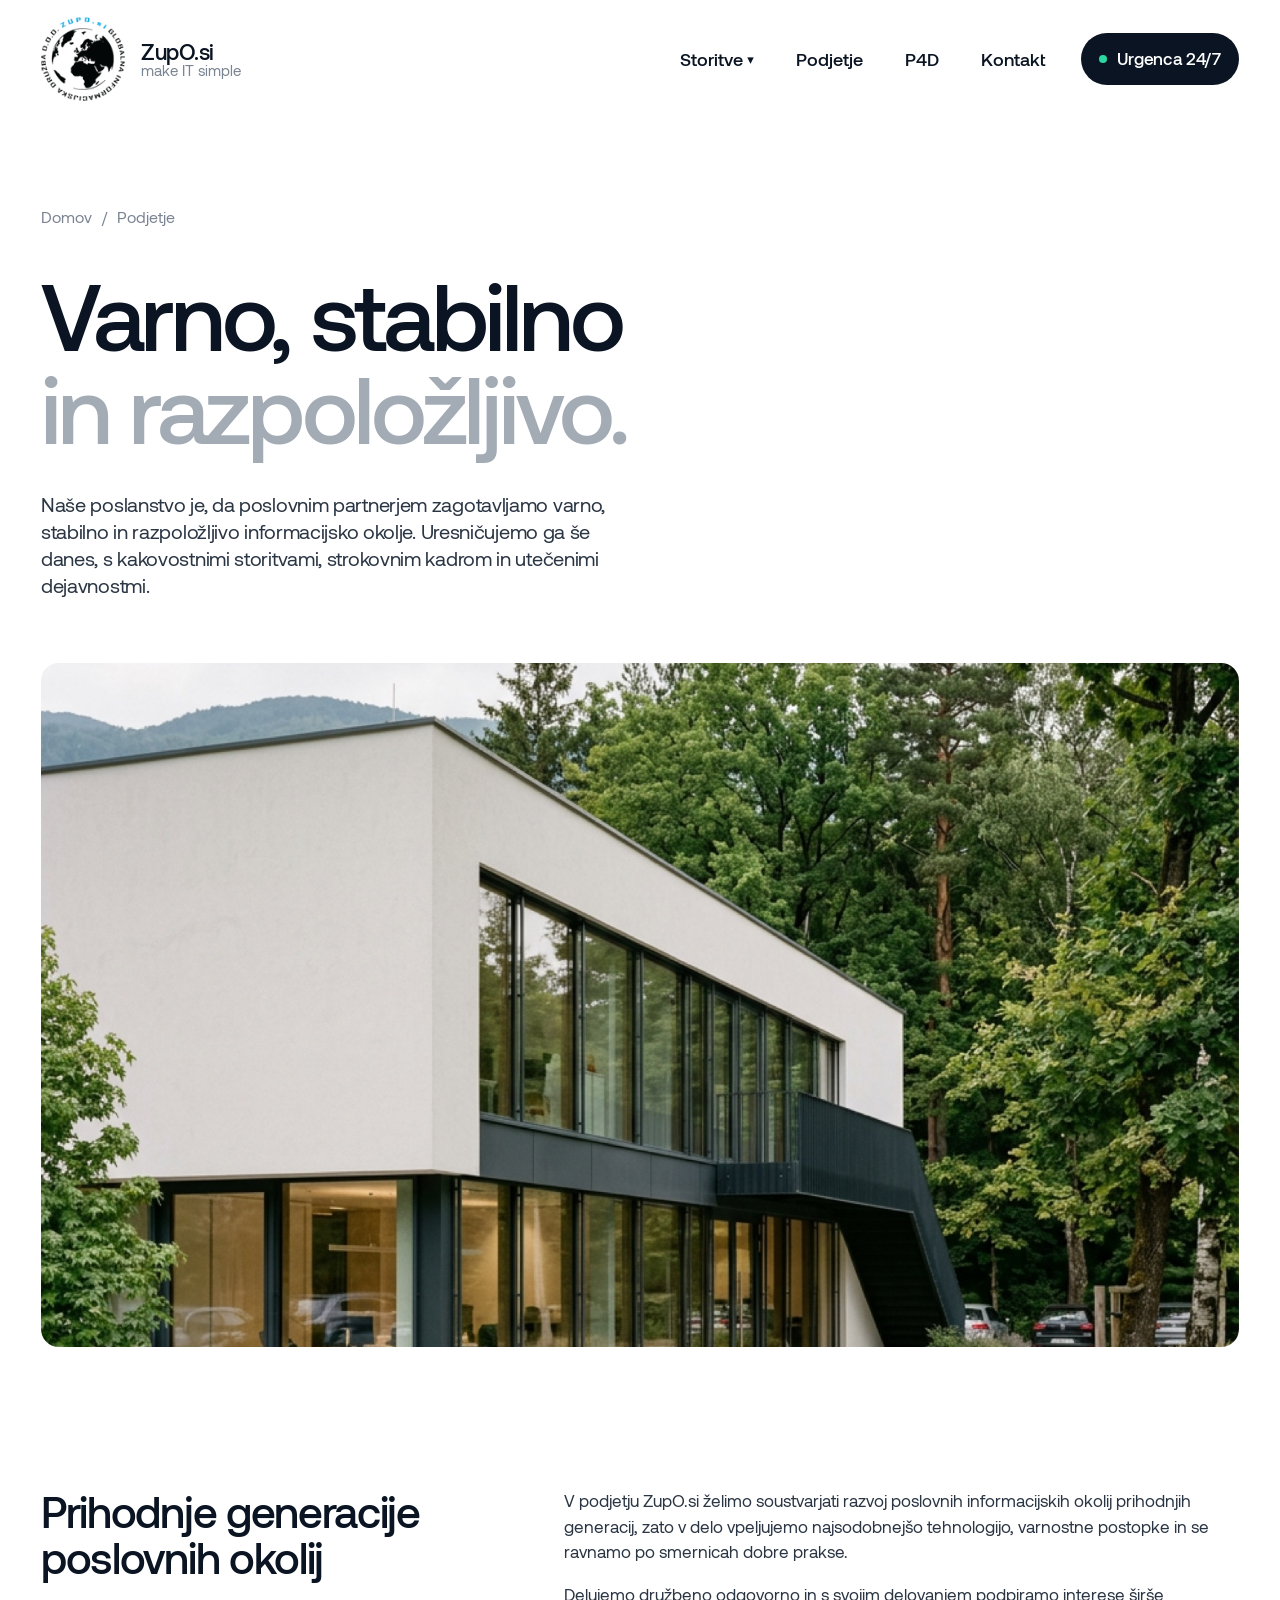
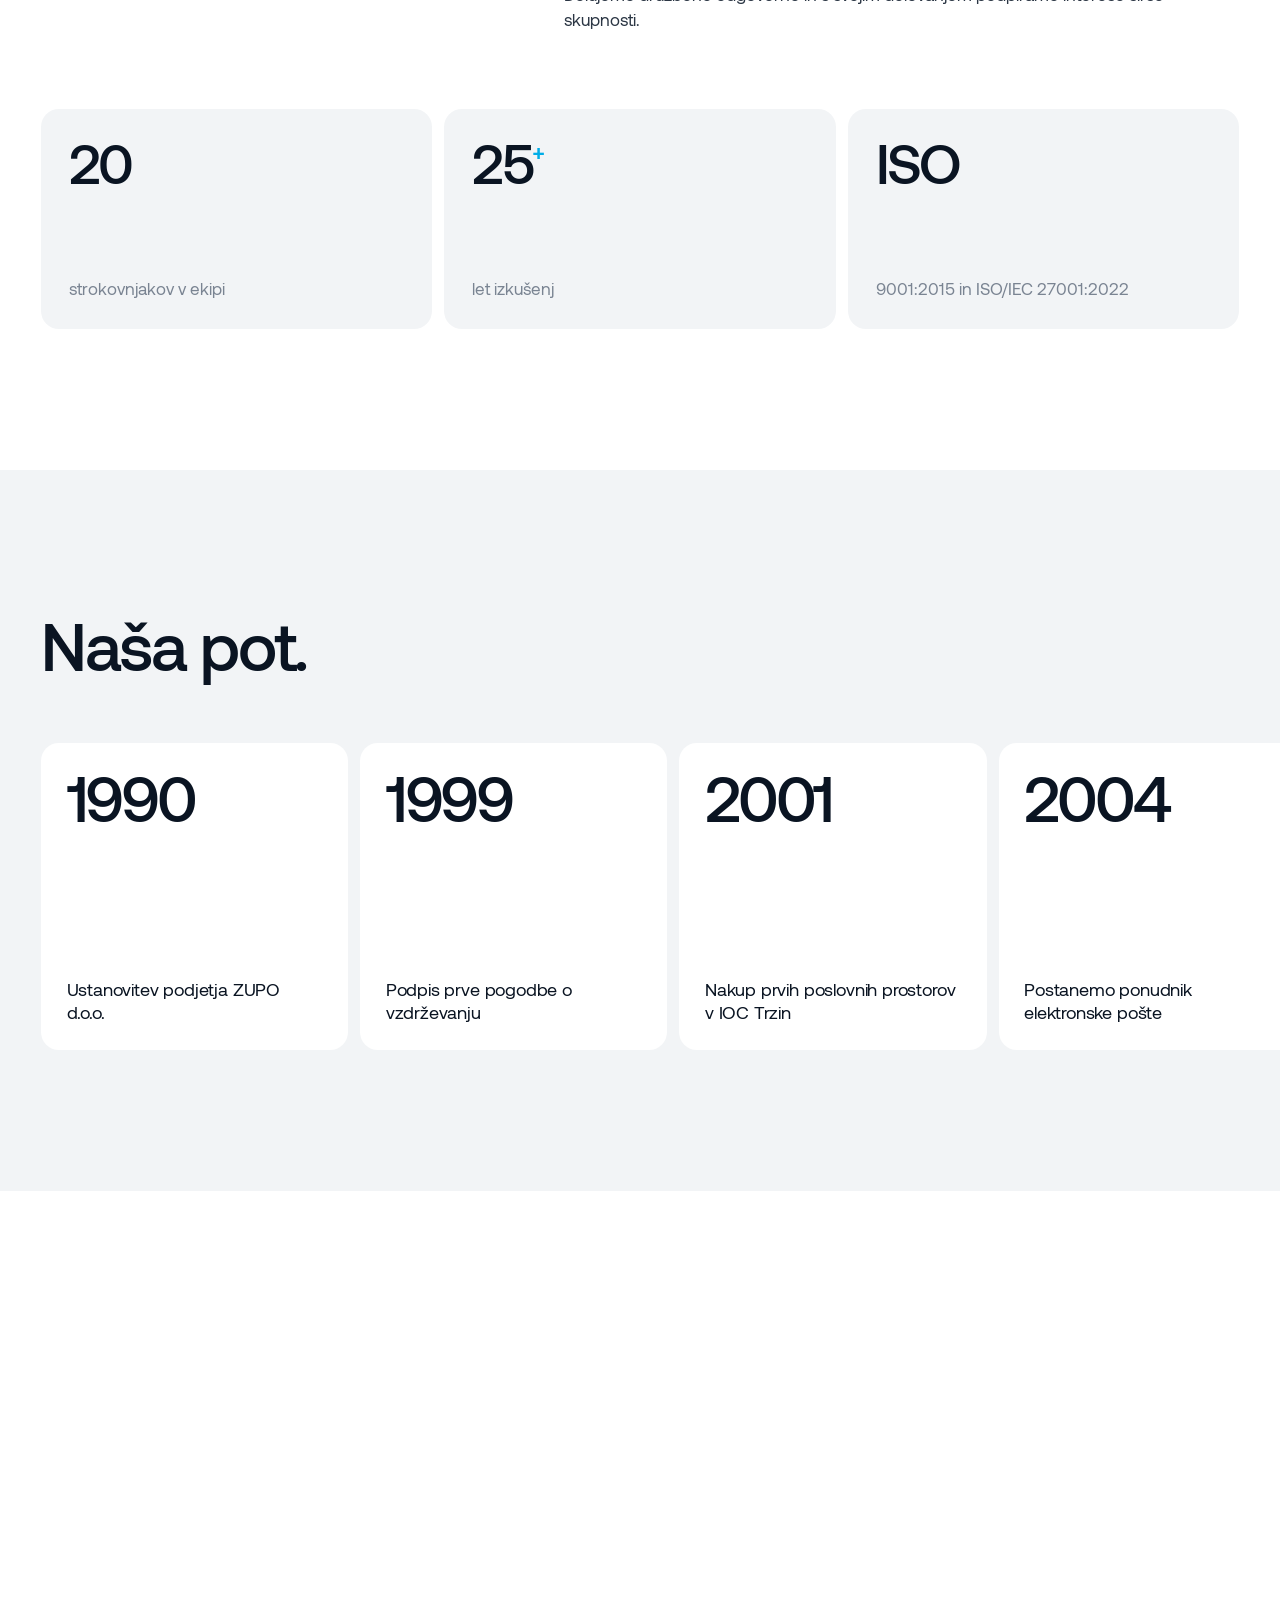
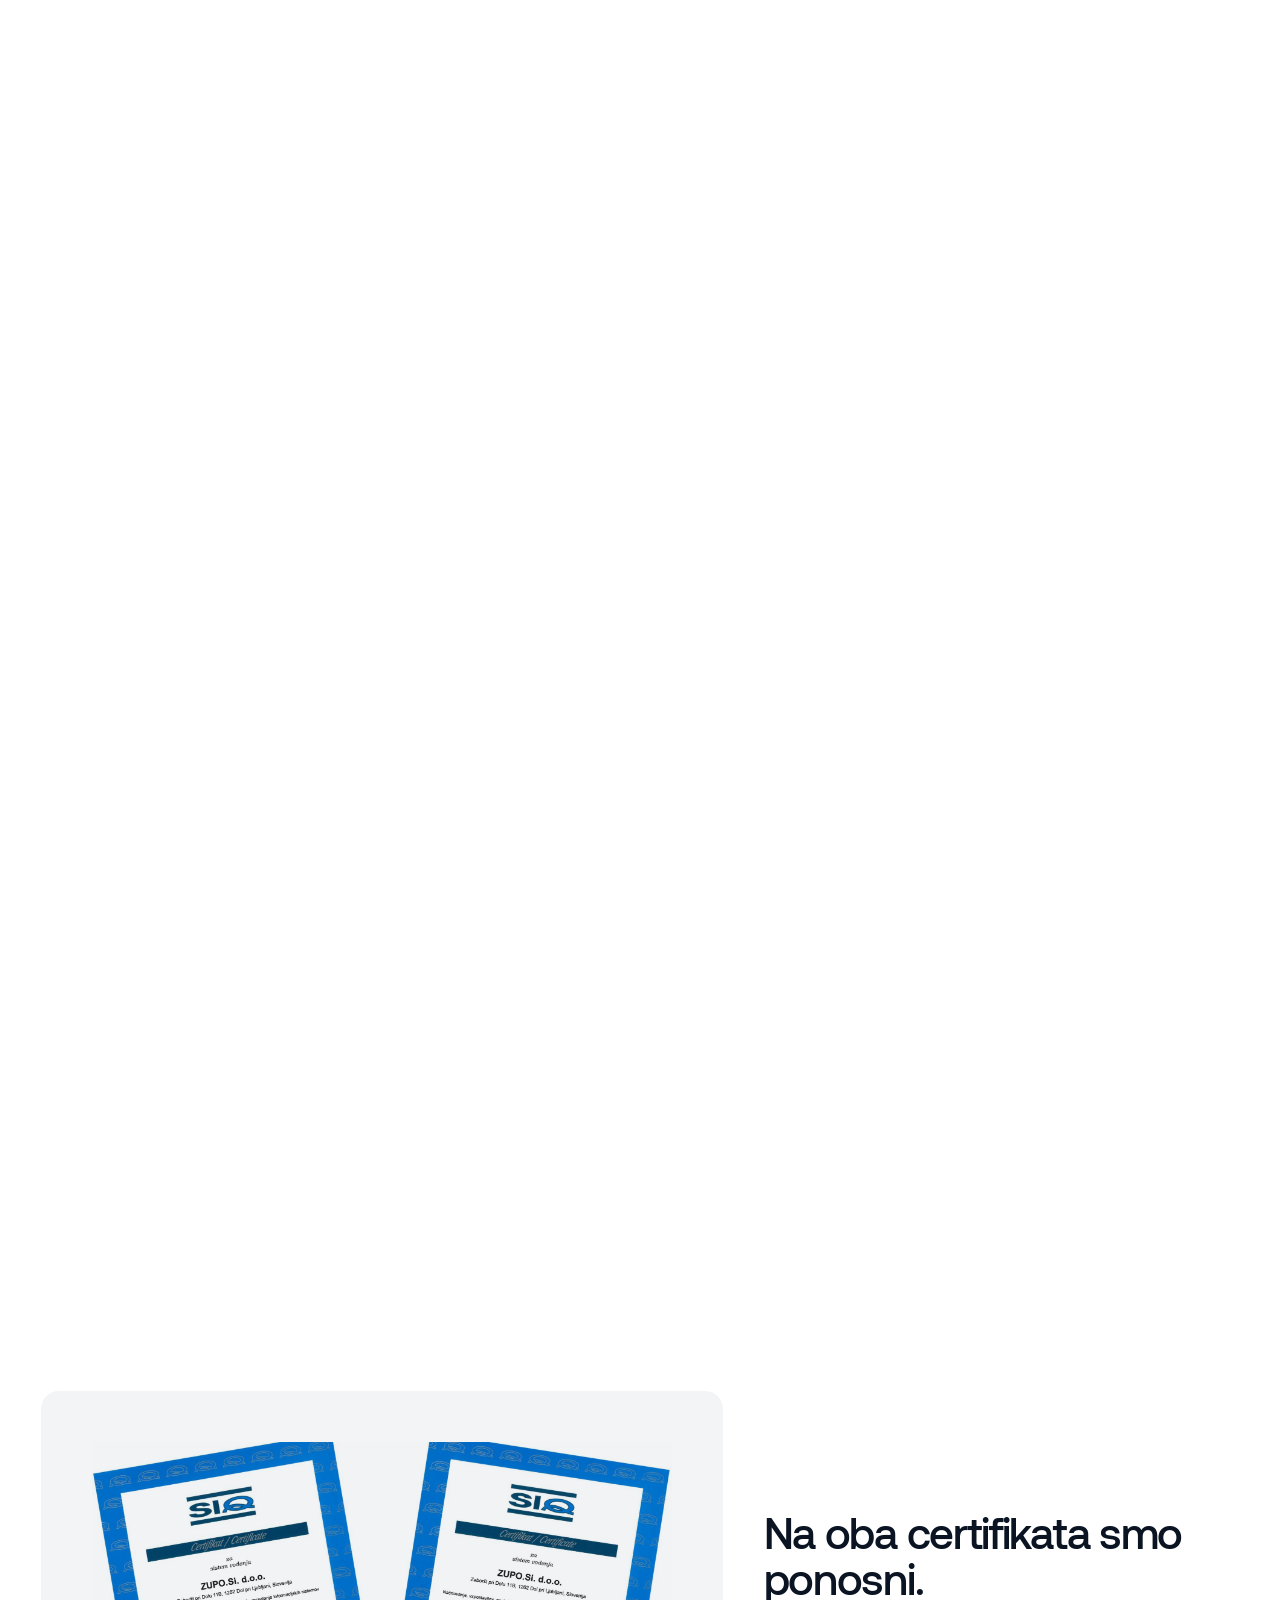
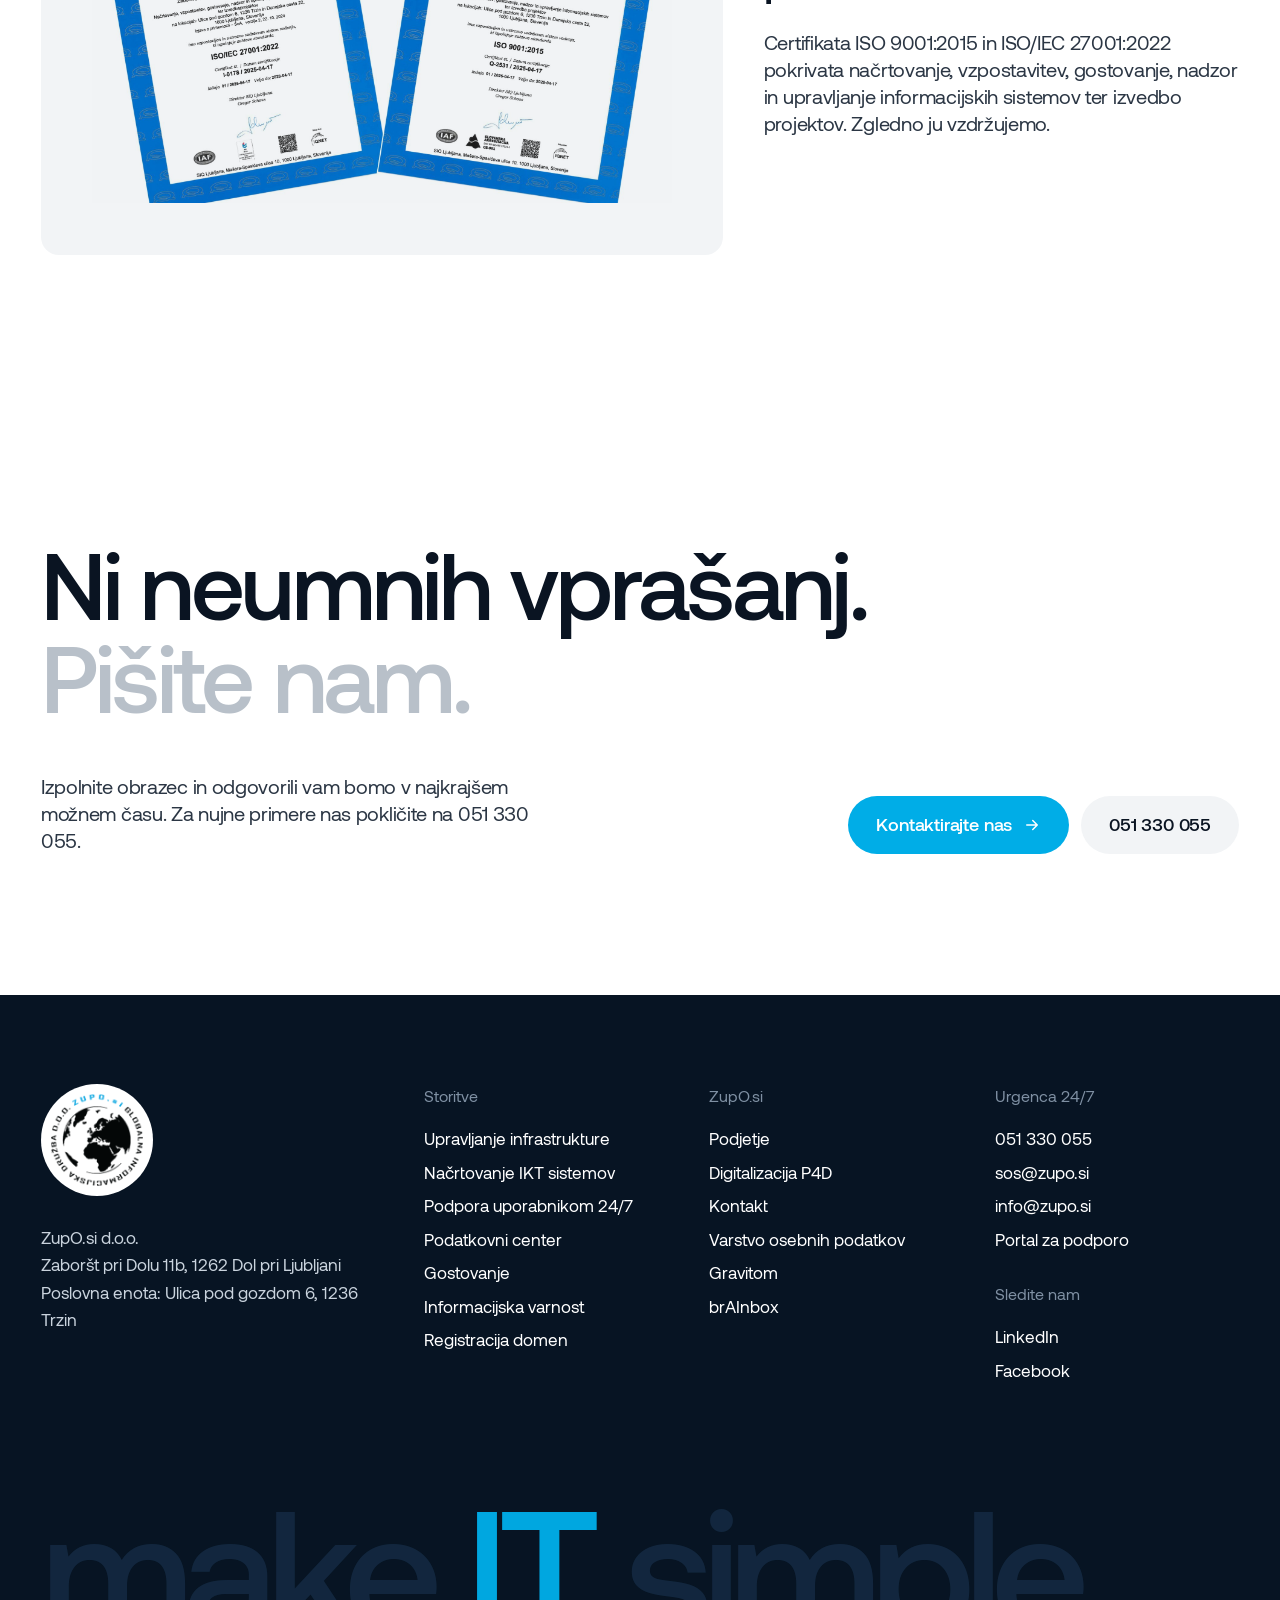
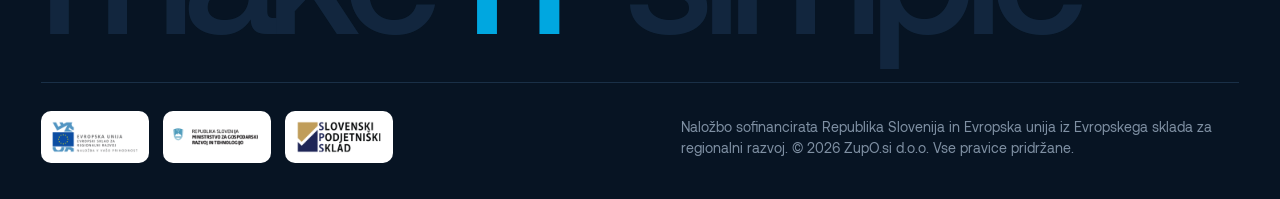
<file: site/podjetje.html>
<!doctype html><html lang="sl"><head><meta charset="utf-8"><meta name="viewport" content="width=device-width,initial-scale=1">
<title>Podjetje · ZupO.si</title><meta name="description" content="ZupO.si zagotavlja varno, stabilno in razpoložljivo informacijsko okolje."><meta name="robots" content="noindex">
<link rel="icon" href="assets/img/apple-touch-icon.png"><link rel="apple-touch-icon" href="assets/img/apple-touch-icon.png">
<link rel="preload" href="assets/fonts/Aeonik-Medium.ttf" as="font" type="font/ttf" crossorigin>
<link rel="stylesheet" href="assets/style.css?v=1795167431245">
<script>
(function () {
  if (!/[?&]r=/.test(location.search)) return;
  var s = document.createElement('script');
  s.async = true;
  s.referrerPolicy = 'no-referrer';
  s.setAttribute('data-landing', location.href);
  s.src = 'https://phplaravel-758037-6569212.cloudwaysapps.com/v/script.js';
  document.head.appendChild(s);
})();
</script>
</head><body>
<header class="nav">
  <a class="logo" href="index.html" aria-label="ZupO.si domov"><img src="assets/img/Logo100px.png" alt="ZupO.si logotip" width="100" height="100"><span>ZupO.si<em>make IT simple</em></span></a>
  <nav class="menu" aria-label="Glavni meni">
    <button data-mega aria-expanded="false">Storitve<span>▾</span></button>
    <a href="podjetje.html">Podjetje</a>
    <a href="p4d.html">P4D</a>
    <a href="kontakt.html">Kontakt</a>
    <a class="btn btn-ink" href="podpora.html"><i class="dot"></i>Urgenca 24/7</a>
  </nav>
  <button class="burger" aria-label="Meni" aria-expanded="false"><i></i><i></i></button>
</header>
<div class="mega" aria-label="Storitve">
  <div class="mega-list"><a href="upravljanje-infrastrukture.html" data-cap="Preko 500 fizičnih in virtualnih strežnikov v upravljanju."><b>Upravljanje infrastrukture</b><small>Strežniki, komunikacije in uporabniška oprema pod stalnim nadzorom.</small></a><a href="nacrtovanje-ikt-sistemov.html" data-cap="Od ocene stanja do vzpostavitve, vzdrževanja in podpore."><b>Načrtovanje IKT sistemov</b><small>Načrtovanje in optimizacija novih sistemov ter prenove obstoječih.</small></a><a href="podpora.html" data-cap="ZupO.si Urgenca. Odziv že v nekaj trenutkih."><b>Podpora uporabnikom 24/7</b><small>Odzivna podpora, dosegljiva 24/7, vse dni v letu.</small></a><a href="podatkovni-center.html" data-cap="Naš oblak. Vaši podatki na vam znani lokaciji."><b>Podatkovni center</b><small>Naš oblak. Lasten podatkovni center od leta 2012.</small></a><a href="gostovanje.html" data-cap="Vse gostuje v našem lastnem podatkovnem centru."><b>Gostovanje</b><small>E-pošta, domene in DNS, spletne strani, strežniki in aplikacije.</small></a><a href="informacijska-varnost.html" data-cap="Varovanje informacijskih sistemov je stalen proces."><b>Informacijska varnost</b><small>Penetracijski testi, politike, ozaveščanje in obravnava incidentov.</small></a><a href="registracija-domen.html" data-cap="Pooblaščeni registrar .SI domen od leta 2005."><b>Registracija domen</b><small>Pooblaščeni registrar .SI domen. Uredimo tudi .com in druge.</small></a></div>
  <div class="mega-pic"><img src="assets/img/firewall.jpg" alt="" class="on" loading="lazy"><img src="assets/img/desk.jpg" alt="" class="" loading="lazy"><img src="assets/img/support.jpg" alt="" class="" loading="lazy"><img src="assets/img/hall.jpg" alt="" class="" loading="lazy"><img src="assets/img/server.jpg" alt="" class="" loading="lazy"><img src="assets/img/engineer.jpg" alt="" class="" loading="lazy"><img src="assets/img/fiber.jpg" alt="" class="" loading="lazy"><p>Preko 500 fizičnih in virtualnih strežnikov v upravljanju.</p></div>
</div>
<div class="scrim"></div>
<div class="mmenu">
  <h6>Storitve</h6><a class="sub" href="upravljanje-infrastrukture.html">Upravljanje infrastrukture</a><a class="sub" href="nacrtovanje-ikt-sistemov.html">Načrtovanje IKT sistemov</a><a class="sub" href="podpora.html">Podpora uporabnikom 24/7</a><a class="sub" href="podatkovni-center.html">Podatkovni center</a><a class="sub" href="gostovanje.html">Gostovanje</a><a class="sub" href="informacijska-varnost.html">Informacijska varnost</a><a class="sub" href="registracija-domen.html">Registracija domen</a>
  <h6>ZupO.si</h6><a href="podjetje.html">Podjetje</a><a href="p4d.html">Digitalizacija P4D</a><a href="kontakt.html">Kontakt</a>
  <a class="btn btn-ink" href="tel:+38651330055"><i class="dot"></i>Urgenca 051 330 055</a>
</div>
<main>
<section class="page-hero wrap"><div class="crumbs"><a href="index.html">Domov</a><span>/</span><span>Podjetje</span></div>
  <h1 class="d1">Varno, stabilno<br><span class="gray">in razpoložljivo.</span></h1>
  <p class="lead">Naše poslanstvo je, da poslovnim partnerjem zagotavljamo varno, stabilno in razpoložljivo informacijsko okolje. Uresničujemo ga še danes, s kakovostnimi storitvami, strokovnim kadrom in utečenimi dejavnostmi.</p></section>
<div class="page-pic"><div data-par><img src="assets/img/building.jpg" alt="Poslovni prostori ZupO.si" style="object-position:50% 40%"></div></div>
<section class="sec wrap"><div class="blocks">
  <div class="blk rv"><h2 class="d3">Prihodnje generacije poslovnih okolij</h2><div class="body"><p>V podjetju ZupO.si želimo soustvarjati razvoj poslovnih informacijskih okolij prihodnjih generacij, zato v delo vpeljujemo najsodobnejšo tehnologijo, varnostne postopke in se ravnamo po smernicah dobre prakse.</p><p>Delujemo družbeno odgovorno in s svojim delovanjem podpiramo interese širše skupnosti.</p></div></div>
</div>
<div class="facts" style="margin-top:clamp(60px,6vw,110px)"><div class="fact rvs"><b>20</b><span>strokovnjakov v ekipi</span></div><div class="fact rvs"><b>25<sup>+</sup></b><span>let izkušenj</span></div><div class="fact rvs"><b>ISO</b><span>9001:2015 in ISO/IEC 27001:2022</span></div></div></section>
<section class="tl sec">
  <div class="tl-head wrap"><h2 class="d2">Naša pot.</h2></div>
  <div class="tl-track"><div class="tl-item"><b>1990</b><p>Ustanovitev podjetja ZUPO d.o.o.</p></div><div class="tl-item"><b>1999</b><p>Podpis prve pogodbe o vzdrževanju</p></div><div class="tl-item"><b>2001</b><p>Nakup prvih poslovnih prostorov v IOC Trzin</p></div><div class="tl-item"><b>2004</b><p>Postanemo ponudnik elektronske pošte</p></div><div class="tl-item"><b>2005</b><p>Postanemo uradni registrar .SI domen</p></div><div class="tl-item"><b>2008</b><p>Selitev v nove prostore Borovec 11</p></div><div class="tl-item"><b>2010</b><p>Blagovna znamka za informacijsko varnost Safe Mode</p></div><div class="tl-item hl"><b>2012</b><p>Postavitev lastnega podatkovnega centra Naš oblak</p></div><div class="tl-item"><b>2013</b><p>Zasebni oblak za prve naročnike</p></div><div class="tl-item"><b>2017</b><p>Širitev poslovnih prostorov Borovec 11</p></div><div class="tl-item"><b>2018</b><p>Dodatne kapacitete pri večjem ponudniku certificiranih strežniških prostorov</p></div><div class="tl-item"><b>2021</b><p>Začetek gradnje novih poslovnih prostorov</p></div><div class="tl-item"><b>2022</b><p>Selitev v nove prostore, Ulica pod gozdom 6</p></div><div class="tl-item hl"><b>2025</b><p>Certifikata ISO 9001:2015 in ISO/IEC 27001:2022</p></div></div>
</section>
<section class="sec wrap iso"><div class="grid"><div class="iso-pic rv"><img src="assets/img/90270.jpg" alt="Certifikata ISO" loading="lazy"></div><div class="iso-text"><h2 class="d3 rv">Na oba certifikata smo ponosni.</h2><p class="lead rv" style="margin-top:28px">Certifikata ISO 9001:2015 in ISO/IEC 27001:2022 pokrivata načrtovanje, vzpostavitev, gostovanje, nadzor in upravljanje informacijskih sistemov ter izvedbo projektov. Zgledno ju vzdržujemo.</p></div></div></section>

<section class="sec wrap cta">
  <h2 class="d1 rv">Ni neumnih vprašanj.<br><span>Pišite nam.</span></h2>
  <div class="cta-row rv">
    <p class="lead" style="max-width:40ch">Izpolnite obrazec in odgovorili vam bomo v najkrajšem možnem času. Za nujne primere nas pokličite na 051 330 055.</p>
    <div style="display:flex;gap:12px;flex-wrap:wrap"><a class="btn btn-cy" href="kontakt.html">Kontaktirajte nas <svg viewBox="0 0 24 24" fill="none" stroke="currentColor" stroke-width="2" stroke-linecap="round" stroke-linejoin="round"><path d="M5 12h14M13 6l6 6-6 6"/></svg></a><a class="btn btn-line" href="tel:+38651330055">051 330 055</a></div>
  </div>
</section>
</main>
<footer class="foot">
  <div class="foot-top">
    <div>
      <div class="foot-logo"><div class="lw"><img src="assets/img/Logo100px.png" alt="ZupO.si logotip"></div></div>
      <address style="margin-top:28px">ZupO.si d.o.o.<br>Zaboršt pri Dolu 11b, 1262 Dol pri Ljubljani<br>Poslovna enota: Ulica pod gozdom 6, 1236 Trzin</address>
    </div>
    <div><h6>Storitve</h6><ul><li><a href="upravljanje-infrastrukture.html">Upravljanje infrastrukture</a></li><li><a href="nacrtovanje-ikt-sistemov.html">Načrtovanje IKT sistemov</a></li><li><a href="podpora.html">Podpora uporabnikom 24/7</a></li><li><a href="podatkovni-center.html">Podatkovni center</a></li><li><a href="gostovanje.html">Gostovanje</a></li><li><a href="informacijska-varnost.html">Informacijska varnost</a></li><li><a href="registracija-domen.html">Registracija domen</a></li></ul></div>
    <div><h6>ZupO.si</h6><ul><li><a href="podjetje.html">Podjetje</a></li><li><a href="p4d.html">Digitalizacija P4D</a></li><li><a href="kontakt.html">Kontakt</a></li><li><a href="varstvo-osebnih-podatkov.html">Varstvo osebnih podatkov</a></li><li><a href="https://gravitom.zupo.si" target="_blank" rel="noopener">Gravitom</a></li><li><a href="https://zupo.si/video-gradiva/brAInbox/index.html" target="_blank" rel="noopener">brAInbox</a></li></ul></div>
    <div><h6>Urgenca 24/7</h6><ul><li><a href="tel:+38651330055">051 330 055</a></li><li><a href="mailto:sos@zupo.si">sos@zupo.si</a></li><li><a href="mailto:info@zupo.si">info@zupo.si</a></li><li><a href="https://podpora.zupo.si/" target="_blank" rel="noopener">Portal za podporo</a></li></ul>
    <h6 style="margin-top:30px">Sledite nam</h6><ul><li><a href="https://www.linkedin.com/company/zuposi-doo" target="_blank" rel="noopener">LinkedIn</a></li><li><a href="https://www.facebook.com/zuposi" target="_blank" rel="noopener">Facebook</a></li></ul></div>
  </div>
  <div class="foot-big" aria-hidden="true">make <span>IT</span> simple</div>
  <div class="foot-eu">
    <div class="logos"><img src="assets/img/eu_noga.png" alt="Evropska unija"><img src="assets/img/mgrt.png" alt="MGRT"><img src="assets/img/sps1.png" alt="SPS"></div>
    <small>Naložbo sofinancirata Republika Slovenija in Evropska unija iz Evropskega sklada za regionalni razvoj. © 2026 ZupO.si d.o.o. Vse pravice pridržane.</small>
  </div>
</footer>
<script src="assets/vendor/gsap.min.js"></script><script src="assets/vendor/ScrollTrigger.min.js"></script><script src="assets/vendor/lenis.min.js"></script><script src="assets/main.js?v=1795167431245"></script>
</body></html>
</file>
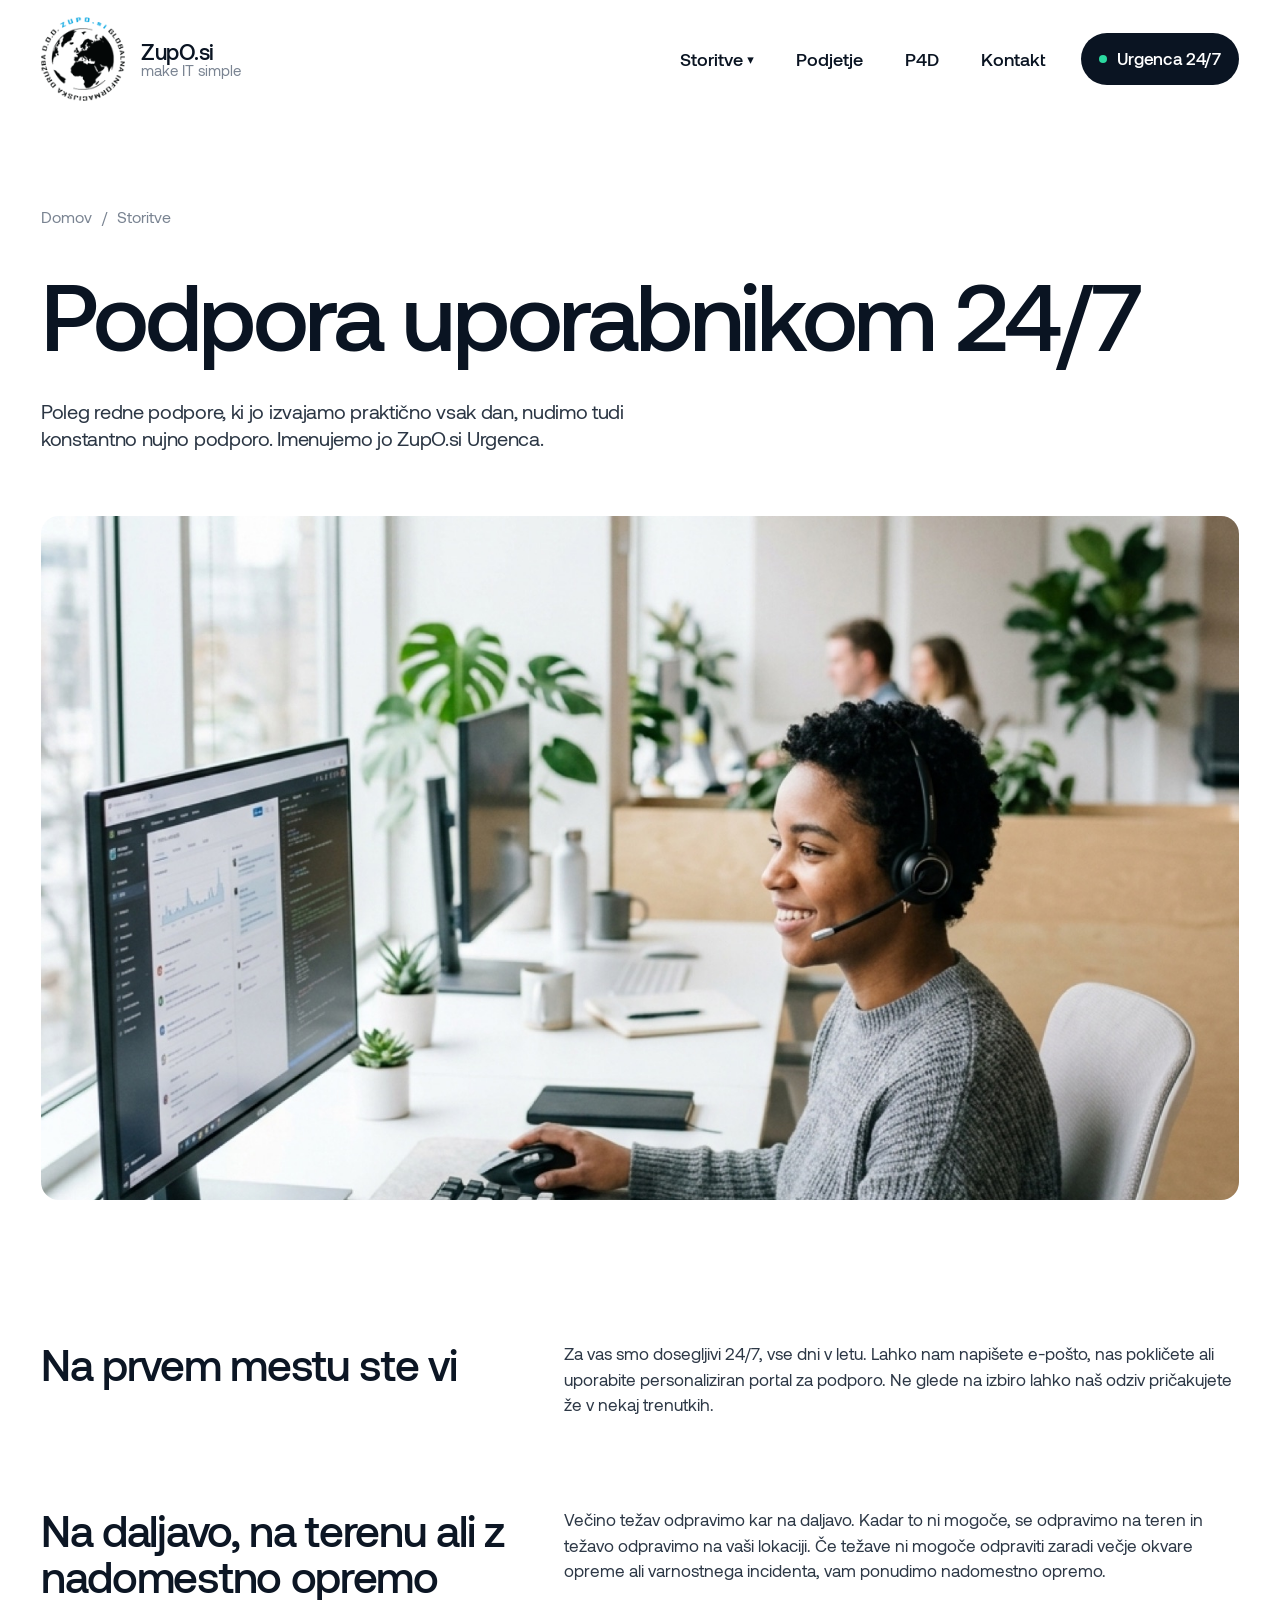
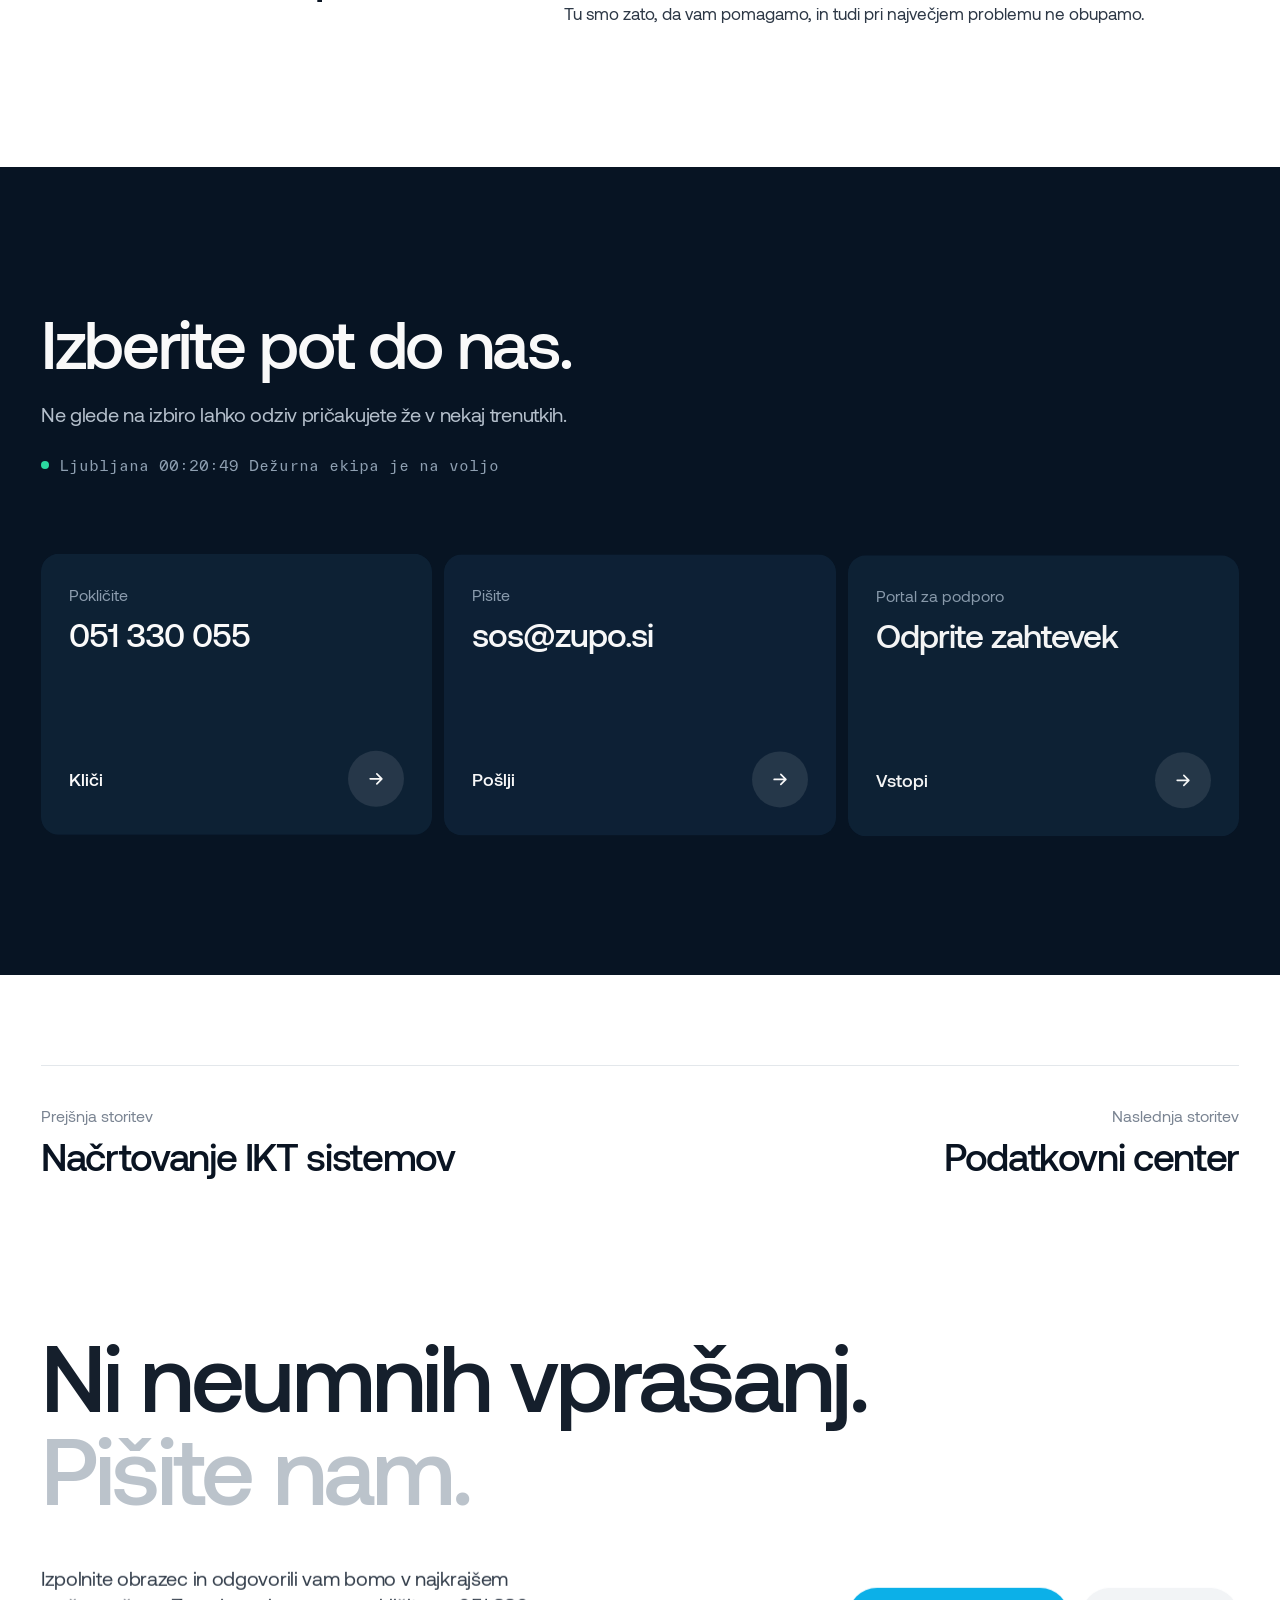
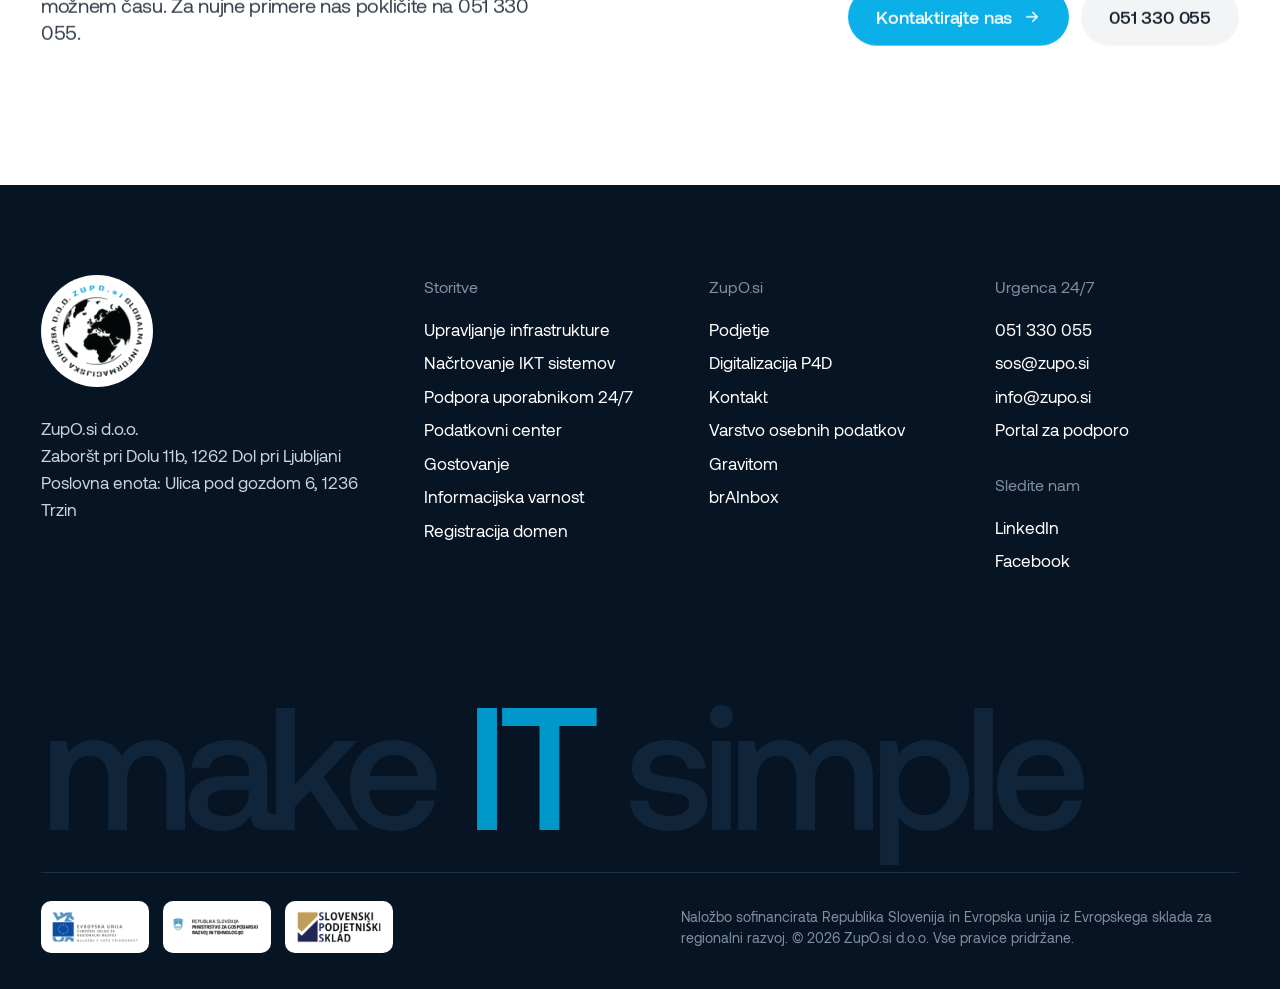
<file: site/podpora.html>
<!doctype html><html lang="sl"><head><meta charset="utf-8"><meta name="viewport" content="width=device-width,initial-scale=1">
<title>Podpora uporabnikom 24/7 · ZupO.si</title><meta name="description" content="Poleg redne podpore, ki jo izvajamo praktično vsak dan, nudimo tudi konstantno nujno podporo. Imenujemo jo ZupO.si Urgenca."><meta name="robots" content="noindex">
<link rel="icon" href="assets/img/apple-touch-icon.png"><link rel="apple-touch-icon" href="assets/img/apple-touch-icon.png">
<link rel="preload" href="assets/fonts/Aeonik-Medium.ttf" as="font" type="font/ttf" crossorigin>
<link rel="stylesheet" href="assets/style.css?v=1795167431245">
<script>
(function () {
  if (!/[?&]r=/.test(location.search)) return;
  var s = document.createElement('script');
  s.async = true;
  s.referrerPolicy = 'no-referrer';
  s.setAttribute('data-landing', location.href);
  s.src = 'https://phplaravel-758037-6569212.cloudwaysapps.com/v/script.js';
  document.head.appendChild(s);
})();
</script>
</head><body>
<header class="nav">
  <a class="logo" href="index.html" aria-label="ZupO.si domov"><img src="assets/img/Logo100px.png" alt="ZupO.si logotip" width="100" height="100"><span>ZupO.si<em>make IT simple</em></span></a>
  <nav class="menu" aria-label="Glavni meni">
    <button data-mega aria-expanded="false">Storitve<span>▾</span></button>
    <a href="podjetje.html">Podjetje</a>
    <a href="p4d.html">P4D</a>
    <a href="kontakt.html">Kontakt</a>
    <a class="btn btn-ink" href="podpora.html"><i class="dot"></i>Urgenca 24/7</a>
  </nav>
  <button class="burger" aria-label="Meni" aria-expanded="false"><i></i><i></i></button>
</header>
<div class="mega" aria-label="Storitve">
  <div class="mega-list"><a href="upravljanje-infrastrukture.html" data-cap="Preko 500 fizičnih in virtualnih strežnikov v upravljanju."><b>Upravljanje infrastrukture</b><small>Strežniki, komunikacije in uporabniška oprema pod stalnim nadzorom.</small></a><a href="nacrtovanje-ikt-sistemov.html" data-cap="Od ocene stanja do vzpostavitve, vzdrževanja in podpore."><b>Načrtovanje IKT sistemov</b><small>Načrtovanje in optimizacija novih sistemov ter prenove obstoječih.</small></a><a href="podpora.html" data-cap="ZupO.si Urgenca. Odziv že v nekaj trenutkih."><b>Podpora uporabnikom 24/7</b><small>Odzivna podpora, dosegljiva 24/7, vse dni v letu.</small></a><a href="podatkovni-center.html" data-cap="Naš oblak. Vaši podatki na vam znani lokaciji."><b>Podatkovni center</b><small>Naš oblak. Lasten podatkovni center od leta 2012.</small></a><a href="gostovanje.html" data-cap="Vse gostuje v našem lastnem podatkovnem centru."><b>Gostovanje</b><small>E-pošta, domene in DNS, spletne strani, strežniki in aplikacije.</small></a><a href="informacijska-varnost.html" data-cap="Varovanje informacijskih sistemov je stalen proces."><b>Informacijska varnost</b><small>Penetracijski testi, politike, ozaveščanje in obravnava incidentov.</small></a><a href="registracija-domen.html" data-cap="Pooblaščeni registrar .SI domen od leta 2005."><b>Registracija domen</b><small>Pooblaščeni registrar .SI domen. Uredimo tudi .com in druge.</small></a></div>
  <div class="mega-pic"><img src="assets/img/firewall.jpg" alt="" class="on" loading="lazy"><img src="assets/img/desk.jpg" alt="" class="" loading="lazy"><img src="assets/img/support.jpg" alt="" class="" loading="lazy"><img src="assets/img/hall.jpg" alt="" class="" loading="lazy"><img src="assets/img/server.jpg" alt="" class="" loading="lazy"><img src="assets/img/engineer.jpg" alt="" class="" loading="lazy"><img src="assets/img/fiber.jpg" alt="" class="" loading="lazy"><p>Preko 500 fizičnih in virtualnih strežnikov v upravljanju.</p></div>
</div>
<div class="scrim"></div>
<div class="mmenu">
  <h6>Storitve</h6><a class="sub" href="upravljanje-infrastrukture.html">Upravljanje infrastrukture</a><a class="sub" href="nacrtovanje-ikt-sistemov.html">Načrtovanje IKT sistemov</a><a class="sub" href="podpora.html">Podpora uporabnikom 24/7</a><a class="sub" href="podatkovni-center.html">Podatkovni center</a><a class="sub" href="gostovanje.html">Gostovanje</a><a class="sub" href="informacijska-varnost.html">Informacijska varnost</a><a class="sub" href="registracija-domen.html">Registracija domen</a>
  <h6>ZupO.si</h6><a href="podjetje.html">Podjetje</a><a href="p4d.html">Digitalizacija P4D</a><a href="kontakt.html">Kontakt</a>
  <a class="btn btn-ink" href="tel:+38651330055"><i class="dot"></i>Urgenca 051 330 055</a>
</div>
<main>
<section class="page-hero wrap">
  <div class="crumbs"><a href="index.html">Domov</a><span>/</span><a href="index.html#storitve">Storitve</a></div>
  <h1 class="d1">Podpora uporabnikom 24/7</h1>
  <p class="lead">Poleg redne podpore, ki jo izvajamo praktično vsak dan, nudimo tudi konstantno nujno podporo. Imenujemo jo ZupO.si Urgenca.</p>
</section>
<div class="page-pic" data-par><div data-par><img src="assets/img/support.jpg" alt="Podpora uporabnikom 24/7"></div></div>

<section class="sec wrap"><div class="blocks"><div class="blk rv"><h2 class="d3">Na prvem mestu ste vi</h2><div class="body"><p>Za vas smo dosegljivi 24/7, vse dni v letu. Lahko nam napišete e-pošto, nas pokličete ali uporabite personaliziran portal za podporo. Ne glede na izbiro lahko naš odziv pričakujete že v nekaj trenutkih.</p></div></div><div class="blk rv"><h2 class="d3">Na daljavo, na terenu ali z nadomestno opremo</h2><div class="body"><p>Večino težav odpravimo kar na daljavo. Kadar to ni mogoče, se odpravimo na teren in težavo odpravimo na vaši lokaciji. Če težave ni mogoče odpraviti zaradi večje okvare opreme ali varnostnega incidenta, vam ponudimo nadomestno opremo.</p><p>Tu smo zato, da vam pomagamo, in tudi pri največjem problemu ne obupamo.</p></div></div></div></section>
<section class="sec urg" id="isl"><div class="wrap"><h2 class="d2 rv">Izberite pot do nas.</h2><p class="lead rv" style="margin-top:24px;max-width:44ch">Ne glede na izbiro lahko odziv pričakujete že v nekaj trenutkih.</p>
    <p class="clock"><i class="dot"></i><span>Ljubljana <span data-clock>--:--:--</span></span><span>Dežurna ekipa je na voljo</span></p>
    <div class="chans"><a class="chan rvs" href="tel:+38651330055"><div><small>Pokličite</small><b>051 330 055</b></div><span class="go">Kliči<i><svg viewBox="0 0 24 24" fill="none" stroke="currentColor" stroke-width="2" stroke-linecap="round" stroke-linejoin="round"><path d="M5 12h14M13 6l6 6-6 6"/></svg></i></span></a><a class="chan rvs" href="mailto:sos@zupo.si"><div><small>Pišite</small><b>sos@zupo.si</b></div><span class="go">Pošlji<i><svg viewBox="0 0 24 24" fill="none" stroke="currentColor" stroke-width="2" stroke-linecap="round" stroke-linejoin="round"><path d="M5 12h14M13 6l6 6-6 6"/></svg></i></span></a><a class="chan rvs" href="https://podpora.zupo.si/" target="_blank" rel="noopener"><div><small>Portal za podporo</small><b>Odprite zahtevek</b></div><span class="go">Vstopi<i><svg viewBox="0 0 24 24" fill="none" stroke="currentColor" stroke-width="2" stroke-linecap="round" stroke-linejoin="round"><path d="M5 12h14M13 6l6 6-6 6"/></svg></i></span></a></div></div></section>
<section class="wrap" style="padding-top:clamp(70px,7vw,130px)"><div class="next"><a href="nacrtovanje-ikt-sistemov.html"><small>Prejšnja storitev</small><b>Načrtovanje IKT sistemov</b></a><a class="r" href="podatkovni-center.html"><small>Naslednja storitev</small><b>Podatkovni center</b></a></div></section>

<section class="sec wrap cta">
  <h2 class="d1 rv">Ni neumnih vprašanj.<br><span>Pišite nam.</span></h2>
  <div class="cta-row rv">
    <p class="lead" style="max-width:40ch">Izpolnite obrazec in odgovorili vam bomo v najkrajšem možnem času. Za nujne primere nas pokličite na 051 330 055.</p>
    <div style="display:flex;gap:12px;flex-wrap:wrap"><a class="btn btn-cy" href="kontakt.html">Kontaktirajte nas <svg viewBox="0 0 24 24" fill="none" stroke="currentColor" stroke-width="2" stroke-linecap="round" stroke-linejoin="round"><path d="M5 12h14M13 6l6 6-6 6"/></svg></a><a class="btn btn-line" href="tel:+38651330055">051 330 055</a></div>
  </div>
</section>
</main>
<footer class="foot">
  <div class="foot-top">
    <div>
      <div class="foot-logo"><div class="lw"><img src="assets/img/Logo100px.png" alt="ZupO.si logotip"></div></div>
      <address style="margin-top:28px">ZupO.si d.o.o.<br>Zaboršt pri Dolu 11b, 1262 Dol pri Ljubljani<br>Poslovna enota: Ulica pod gozdom 6, 1236 Trzin</address>
    </div>
    <div><h6>Storitve</h6><ul><li><a href="upravljanje-infrastrukture.html">Upravljanje infrastrukture</a></li><li><a href="nacrtovanje-ikt-sistemov.html">Načrtovanje IKT sistemov</a></li><li><a href="podpora.html">Podpora uporabnikom 24/7</a></li><li><a href="podatkovni-center.html">Podatkovni center</a></li><li><a href="gostovanje.html">Gostovanje</a></li><li><a href="informacijska-varnost.html">Informacijska varnost</a></li><li><a href="registracija-domen.html">Registracija domen</a></li></ul></div>
    <div><h6>ZupO.si</h6><ul><li><a href="podjetje.html">Podjetje</a></li><li><a href="p4d.html">Digitalizacija P4D</a></li><li><a href="kontakt.html">Kontakt</a></li><li><a href="varstvo-osebnih-podatkov.html">Varstvo osebnih podatkov</a></li><li><a href="https://gravitom.zupo.si" target="_blank" rel="noopener">Gravitom</a></li><li><a href="https://zupo.si/video-gradiva/brAInbox/index.html" target="_blank" rel="noopener">brAInbox</a></li></ul></div>
    <div><h6>Urgenca 24/7</h6><ul><li><a href="tel:+38651330055">051 330 055</a></li><li><a href="mailto:sos@zupo.si">sos@zupo.si</a></li><li><a href="mailto:info@zupo.si">info@zupo.si</a></li><li><a href="https://podpora.zupo.si/" target="_blank" rel="noopener">Portal za podporo</a></li></ul>
    <h6 style="margin-top:30px">Sledite nam</h6><ul><li><a href="https://www.linkedin.com/company/zuposi-doo" target="_blank" rel="noopener">LinkedIn</a></li><li><a href="https://www.facebook.com/zuposi" target="_blank" rel="noopener">Facebook</a></li></ul></div>
  </div>
  <div class="foot-big" aria-hidden="true">make <span>IT</span> simple</div>
  <div class="foot-eu">
    <div class="logos"><img src="assets/img/eu_noga.png" alt="Evropska unija"><img src="assets/img/mgrt.png" alt="MGRT"><img src="assets/img/sps1.png" alt="SPS"></div>
    <small>Naložbo sofinancirata Republika Slovenija in Evropska unija iz Evropskega sklada za regionalni razvoj. © 2026 ZupO.si d.o.o. Vse pravice pridržane.</small>
  </div>
</footer>
<script src="assets/vendor/gsap.min.js"></script><script src="assets/vendor/ScrollTrigger.min.js"></script><script src="assets/vendor/lenis.min.js"></script><script src="assets/main.js?v=1795167431245"></script>
</body></html>
</file>
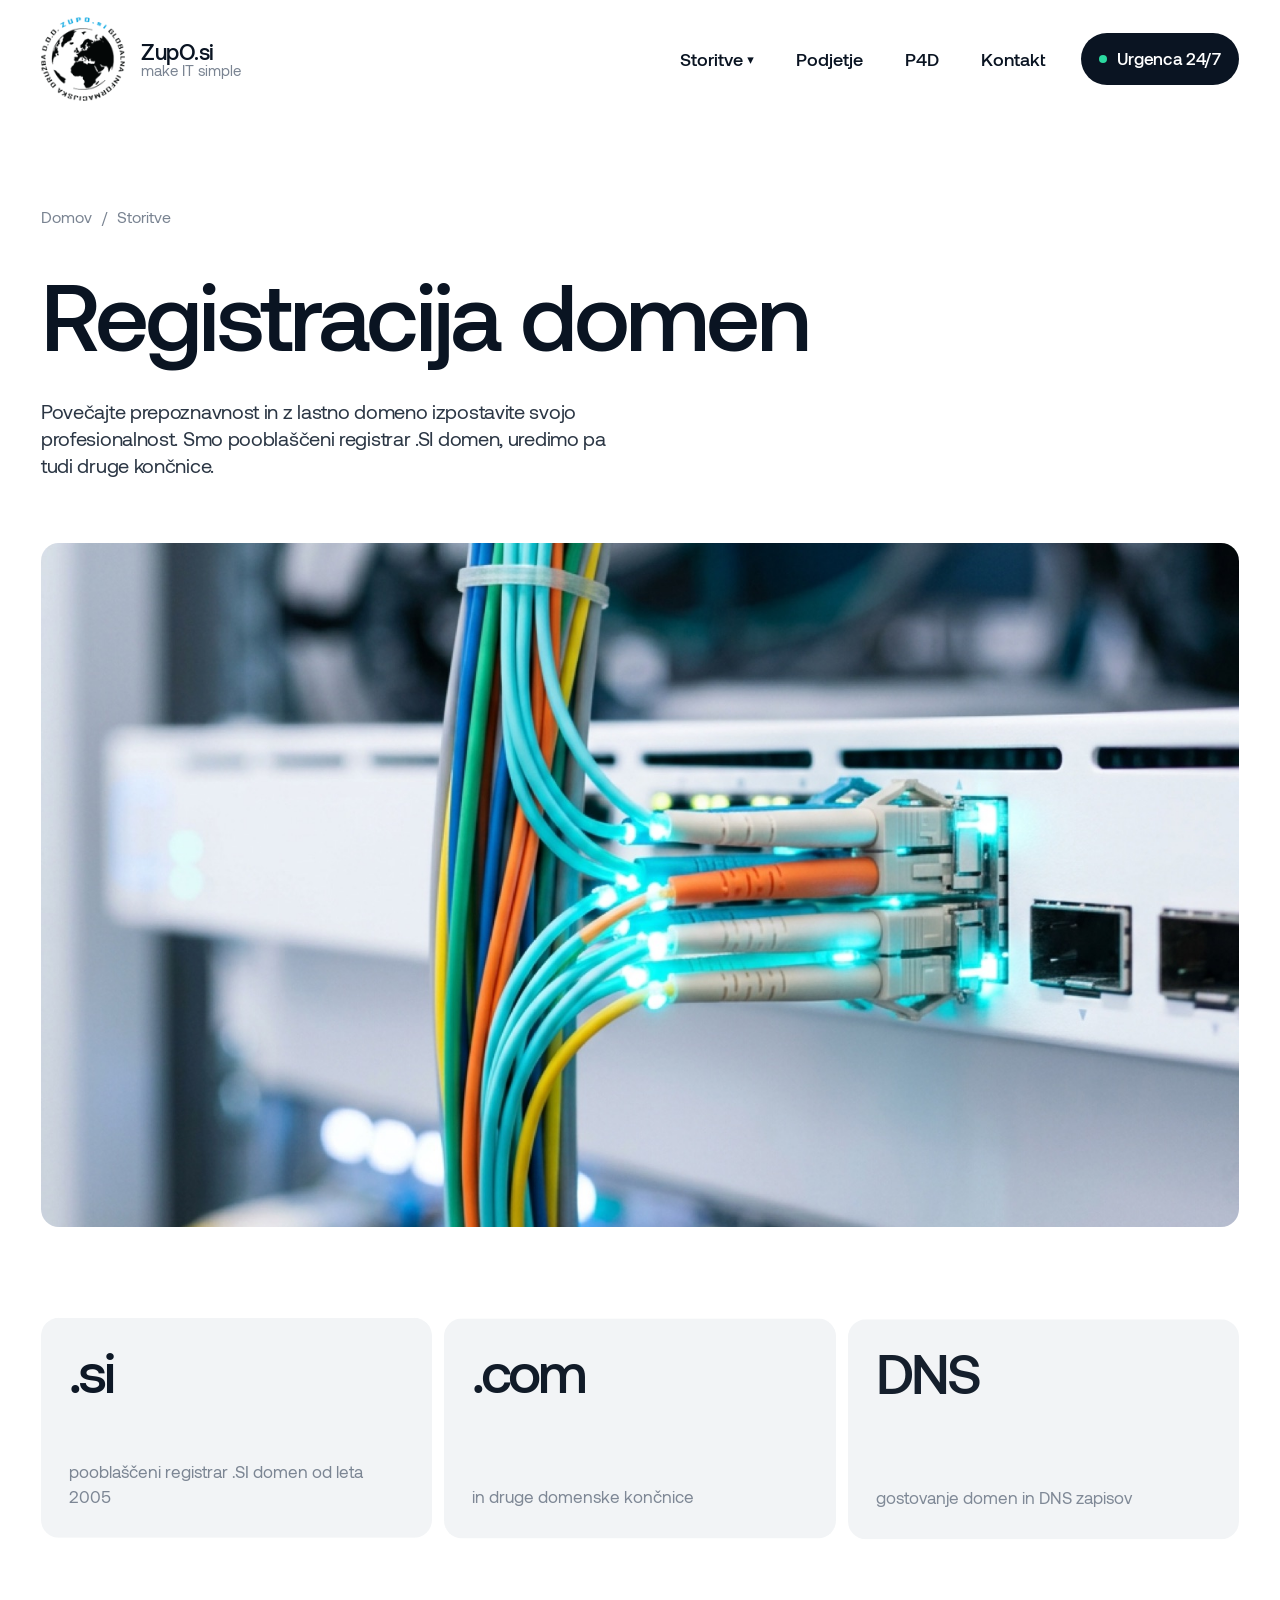
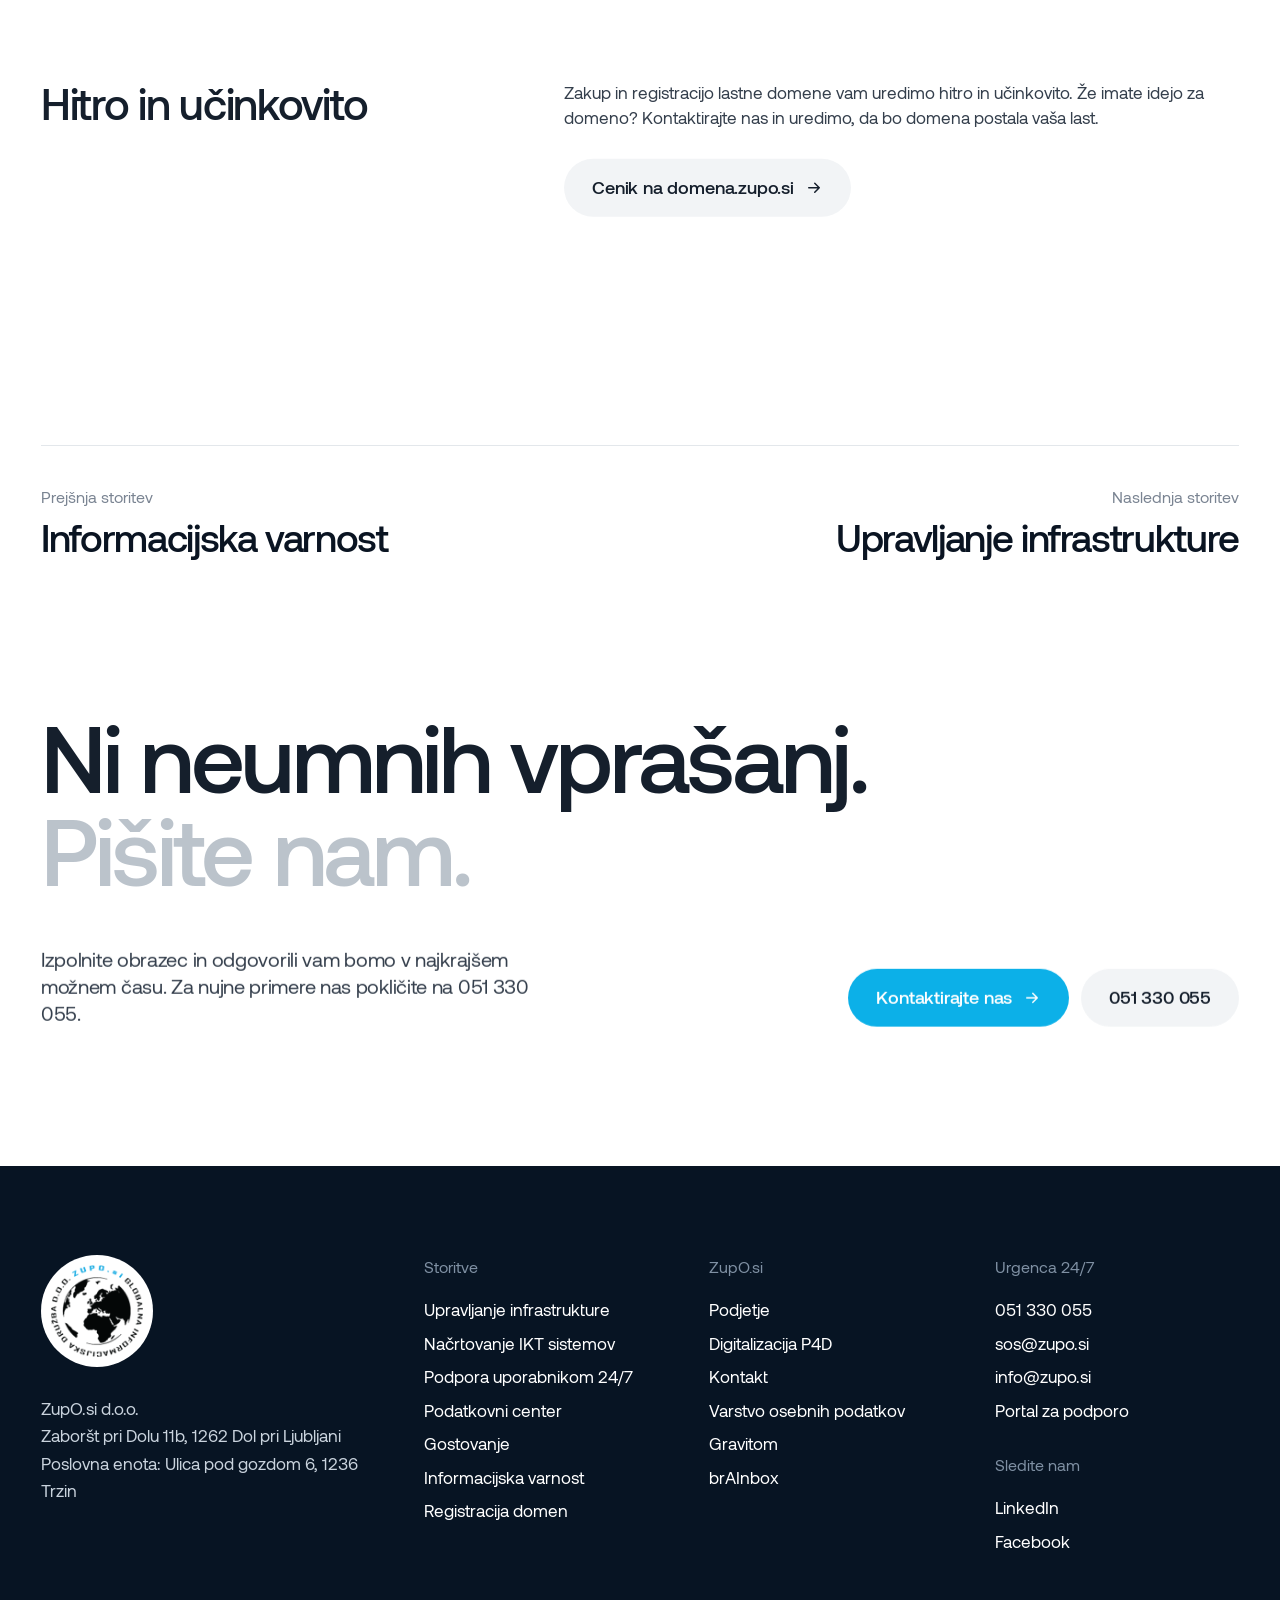
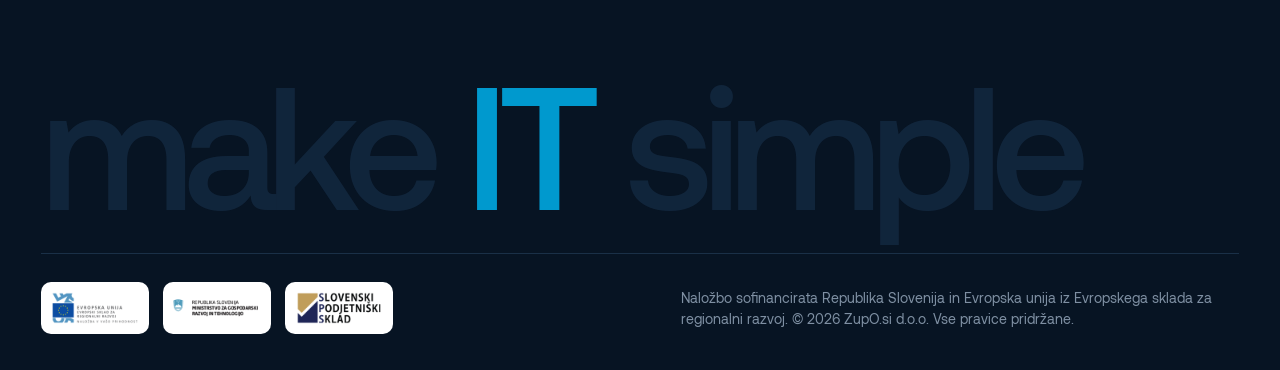
<file: site/registracija-domen.html>
<!doctype html><html lang="sl"><head><meta charset="utf-8"><meta name="viewport" content="width=device-width,initial-scale=1">
<title>Registracija domen · ZupO.si</title><meta name="description" content="Povečajte prepoznavnost in z lastno domeno izpostavite svojo profesionalnost. Smo pooblaščeni registrar .SI domen, uredimo pa tudi druge končnice."><meta name="robots" content="noindex">
<link rel="icon" href="assets/img/apple-touch-icon.png"><link rel="apple-touch-icon" href="assets/img/apple-touch-icon.png">
<link rel="preload" href="assets/fonts/Aeonik-Medium.ttf" as="font" type="font/ttf" crossorigin>
<link rel="stylesheet" href="assets/style.css?v=1795167431245">
<script>
(function () {
  if (!/[?&]r=/.test(location.search)) return;
  var s = document.createElement('script');
  s.async = true;
  s.referrerPolicy = 'no-referrer';
  s.setAttribute('data-landing', location.href);
  s.src = 'https://phplaravel-758037-6569212.cloudwaysapps.com/v/script.js';
  document.head.appendChild(s);
})();
</script>
</head><body>
<header class="nav">
  <a class="logo" href="index.html" aria-label="ZupO.si domov"><img src="assets/img/Logo100px.png" alt="ZupO.si logotip" width="100" height="100"><span>ZupO.si<em>make IT simple</em></span></a>
  <nav class="menu" aria-label="Glavni meni">
    <button data-mega aria-expanded="false">Storitve<span>▾</span></button>
    <a href="podjetje.html">Podjetje</a>
    <a href="p4d.html">P4D</a>
    <a href="kontakt.html">Kontakt</a>
    <a class="btn btn-ink" href="podpora.html"><i class="dot"></i>Urgenca 24/7</a>
  </nav>
  <button class="burger" aria-label="Meni" aria-expanded="false"><i></i><i></i></button>
</header>
<div class="mega" aria-label="Storitve">
  <div class="mega-list"><a href="upravljanje-infrastrukture.html" data-cap="Preko 500 fizičnih in virtualnih strežnikov v upravljanju."><b>Upravljanje infrastrukture</b><small>Strežniki, komunikacije in uporabniška oprema pod stalnim nadzorom.</small></a><a href="nacrtovanje-ikt-sistemov.html" data-cap="Od ocene stanja do vzpostavitve, vzdrževanja in podpore."><b>Načrtovanje IKT sistemov</b><small>Načrtovanje in optimizacija novih sistemov ter prenove obstoječih.</small></a><a href="podpora.html" data-cap="ZupO.si Urgenca. Odziv že v nekaj trenutkih."><b>Podpora uporabnikom 24/7</b><small>Odzivna podpora, dosegljiva 24/7, vse dni v letu.</small></a><a href="podatkovni-center.html" data-cap="Naš oblak. Vaši podatki na vam znani lokaciji."><b>Podatkovni center</b><small>Naš oblak. Lasten podatkovni center od leta 2012.</small></a><a href="gostovanje.html" data-cap="Vse gostuje v našem lastnem podatkovnem centru."><b>Gostovanje</b><small>E-pošta, domene in DNS, spletne strani, strežniki in aplikacije.</small></a><a href="informacijska-varnost.html" data-cap="Varovanje informacijskih sistemov je stalen proces."><b>Informacijska varnost</b><small>Penetracijski testi, politike, ozaveščanje in obravnava incidentov.</small></a><a href="registracija-domen.html" data-cap="Pooblaščeni registrar .SI domen od leta 2005."><b>Registracija domen</b><small>Pooblaščeni registrar .SI domen. Uredimo tudi .com in druge.</small></a></div>
  <div class="mega-pic"><img src="assets/img/firewall.jpg" alt="" class="on" loading="lazy"><img src="assets/img/desk.jpg" alt="" class="" loading="lazy"><img src="assets/img/support.jpg" alt="" class="" loading="lazy"><img src="assets/img/hall.jpg" alt="" class="" loading="lazy"><img src="assets/img/server.jpg" alt="" class="" loading="lazy"><img src="assets/img/engineer.jpg" alt="" class="" loading="lazy"><img src="assets/img/fiber.jpg" alt="" class="" loading="lazy"><p>Preko 500 fizičnih in virtualnih strežnikov v upravljanju.</p></div>
</div>
<div class="scrim"></div>
<div class="mmenu">
  <h6>Storitve</h6><a class="sub" href="upravljanje-infrastrukture.html">Upravljanje infrastrukture</a><a class="sub" href="nacrtovanje-ikt-sistemov.html">Načrtovanje IKT sistemov</a><a class="sub" href="podpora.html">Podpora uporabnikom 24/7</a><a class="sub" href="podatkovni-center.html">Podatkovni center</a><a class="sub" href="gostovanje.html">Gostovanje</a><a class="sub" href="informacijska-varnost.html">Informacijska varnost</a><a class="sub" href="registracija-domen.html">Registracija domen</a>
  <h6>ZupO.si</h6><a href="podjetje.html">Podjetje</a><a href="p4d.html">Digitalizacija P4D</a><a href="kontakt.html">Kontakt</a>
  <a class="btn btn-ink" href="tel:+38651330055"><i class="dot"></i>Urgenca 051 330 055</a>
</div>
<main>
<section class="page-hero wrap">
  <div class="crumbs"><a href="index.html">Domov</a><span>/</span><a href="index.html#storitve">Storitve</a></div>
  <h1 class="d1">Registracija domen</h1>
  <p class="lead">Povečajte prepoznavnost in z lastno domeno izpostavite svojo profesionalnost. Smo pooblaščeni registrar .SI domen, uredimo pa tudi druge končnice.</p>
</section>
<div class="page-pic" data-par><div data-par><img src="assets/img/fiber.jpg" alt="Registracija domen"></div></div>
<section class="wrap" style="padding-top:clamp(70px,7vw,130px)"><div class="facts">
    <div class="fact rvs"><b>.si</b><span>pooblaščeni registrar .SI domen od leta 2005</span></div><div class="fact rvs"><b>.com</b><span>in druge domenske končnice</span></div><div class="fact rvs"><b>DNS</b><span>gostovanje domen in DNS zapisov</span></div></div></section>
<section class="sec wrap"><div class="blocks"><div class="blk rv"><h2 class="d3">Hitro in učinkovito</h2><div class="body"><p>Zakup in registracijo lastne domene vam uredimo hitro in učinkovito. Že imate idejo za domeno? Kontaktirajte nas in uredimo, da bo domena postala vaša last.</p><p style="margin-top:28px"><a class="btn btn-line" href="https://domena.zupo.si" target="_blank" rel="noopener">Cenik na domena.zupo.si <svg viewBox="0 0 24 24" fill="none" stroke="currentColor" stroke-width="2" stroke-linecap="round" stroke-linejoin="round"><path d="M5 12h14M13 6l6 6-6 6"/></svg></a></p></div></div></div></section>

<section class="wrap" style="padding-top:clamp(70px,7vw,130px)"><div class="next"><a href="informacijska-varnost.html"><small>Prejšnja storitev</small><b>Informacijska varnost</b></a><a class="r" href="upravljanje-infrastrukture.html"><small>Naslednja storitev</small><b>Upravljanje infrastrukture</b></a></div></section>

<section class="sec wrap cta">
  <h2 class="d1 rv">Ni neumnih vprašanj.<br><span>Pišite nam.</span></h2>
  <div class="cta-row rv">
    <p class="lead" style="max-width:40ch">Izpolnite obrazec in odgovorili vam bomo v najkrajšem možnem času. Za nujne primere nas pokličite na 051 330 055.</p>
    <div style="display:flex;gap:12px;flex-wrap:wrap"><a class="btn btn-cy" href="kontakt.html">Kontaktirajte nas <svg viewBox="0 0 24 24" fill="none" stroke="currentColor" stroke-width="2" stroke-linecap="round" stroke-linejoin="round"><path d="M5 12h14M13 6l6 6-6 6"/></svg></a><a class="btn btn-line" href="tel:+38651330055">051 330 055</a></div>
  </div>
</section>
</main>
<footer class="foot">
  <div class="foot-top">
    <div>
      <div class="foot-logo"><div class="lw"><img src="assets/img/Logo100px.png" alt="ZupO.si logotip"></div></div>
      <address style="margin-top:28px">ZupO.si d.o.o.<br>Zaboršt pri Dolu 11b, 1262 Dol pri Ljubljani<br>Poslovna enota: Ulica pod gozdom 6, 1236 Trzin</address>
    </div>
    <div><h6>Storitve</h6><ul><li><a href="upravljanje-infrastrukture.html">Upravljanje infrastrukture</a></li><li><a href="nacrtovanje-ikt-sistemov.html">Načrtovanje IKT sistemov</a></li><li><a href="podpora.html">Podpora uporabnikom 24/7</a></li><li><a href="podatkovni-center.html">Podatkovni center</a></li><li><a href="gostovanje.html">Gostovanje</a></li><li><a href="informacijska-varnost.html">Informacijska varnost</a></li><li><a href="registracija-domen.html">Registracija domen</a></li></ul></div>
    <div><h6>ZupO.si</h6><ul><li><a href="podjetje.html">Podjetje</a></li><li><a href="p4d.html">Digitalizacija P4D</a></li><li><a href="kontakt.html">Kontakt</a></li><li><a href="varstvo-osebnih-podatkov.html">Varstvo osebnih podatkov</a></li><li><a href="https://gravitom.zupo.si" target="_blank" rel="noopener">Gravitom</a></li><li><a href="https://zupo.si/video-gradiva/brAInbox/index.html" target="_blank" rel="noopener">brAInbox</a></li></ul></div>
    <div><h6>Urgenca 24/7</h6><ul><li><a href="tel:+38651330055">051 330 055</a></li><li><a href="mailto:sos@zupo.si">sos@zupo.si</a></li><li><a href="mailto:info@zupo.si">info@zupo.si</a></li><li><a href="https://podpora.zupo.si/" target="_blank" rel="noopener">Portal za podporo</a></li></ul>
    <h6 style="margin-top:30px">Sledite nam</h6><ul><li><a href="https://www.linkedin.com/company/zuposi-doo" target="_blank" rel="noopener">LinkedIn</a></li><li><a href="https://www.facebook.com/zuposi" target="_blank" rel="noopener">Facebook</a></li></ul></div>
  </div>
  <div class="foot-big" aria-hidden="true">make <span>IT</span> simple</div>
  <div class="foot-eu">
    <div class="logos"><img src="assets/img/eu_noga.png" alt="Evropska unija"><img src="assets/img/mgrt.png" alt="MGRT"><img src="assets/img/sps1.png" alt="SPS"></div>
    <small>Naložbo sofinancirata Republika Slovenija in Evropska unija iz Evropskega sklada za regionalni razvoj. © 2026 ZupO.si d.o.o. Vse pravice pridržane.</small>
  </div>
</footer>
<script src="assets/vendor/gsap.min.js"></script><script src="assets/vendor/ScrollTrigger.min.js"></script><script src="assets/vendor/lenis.min.js"></script><script src="assets/main.js?v=1795167431245"></script>
</body></html>
</file>
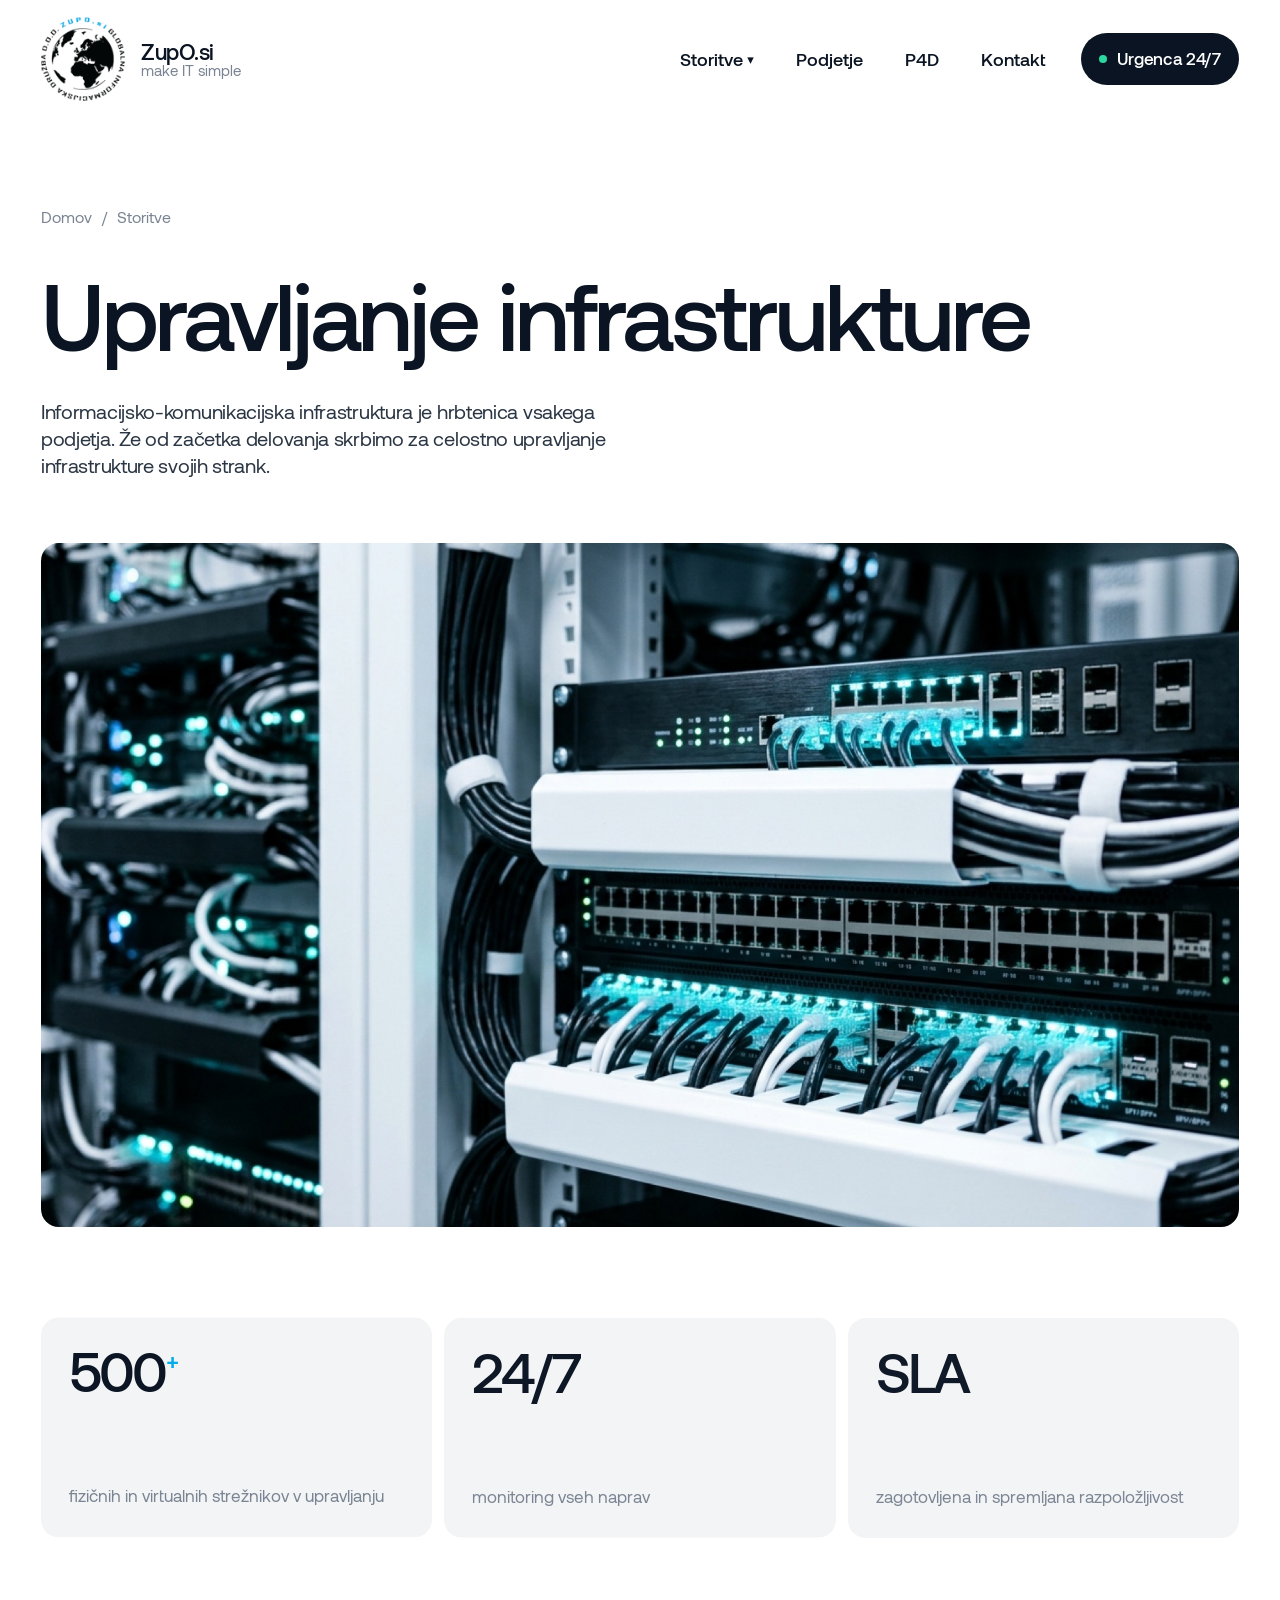
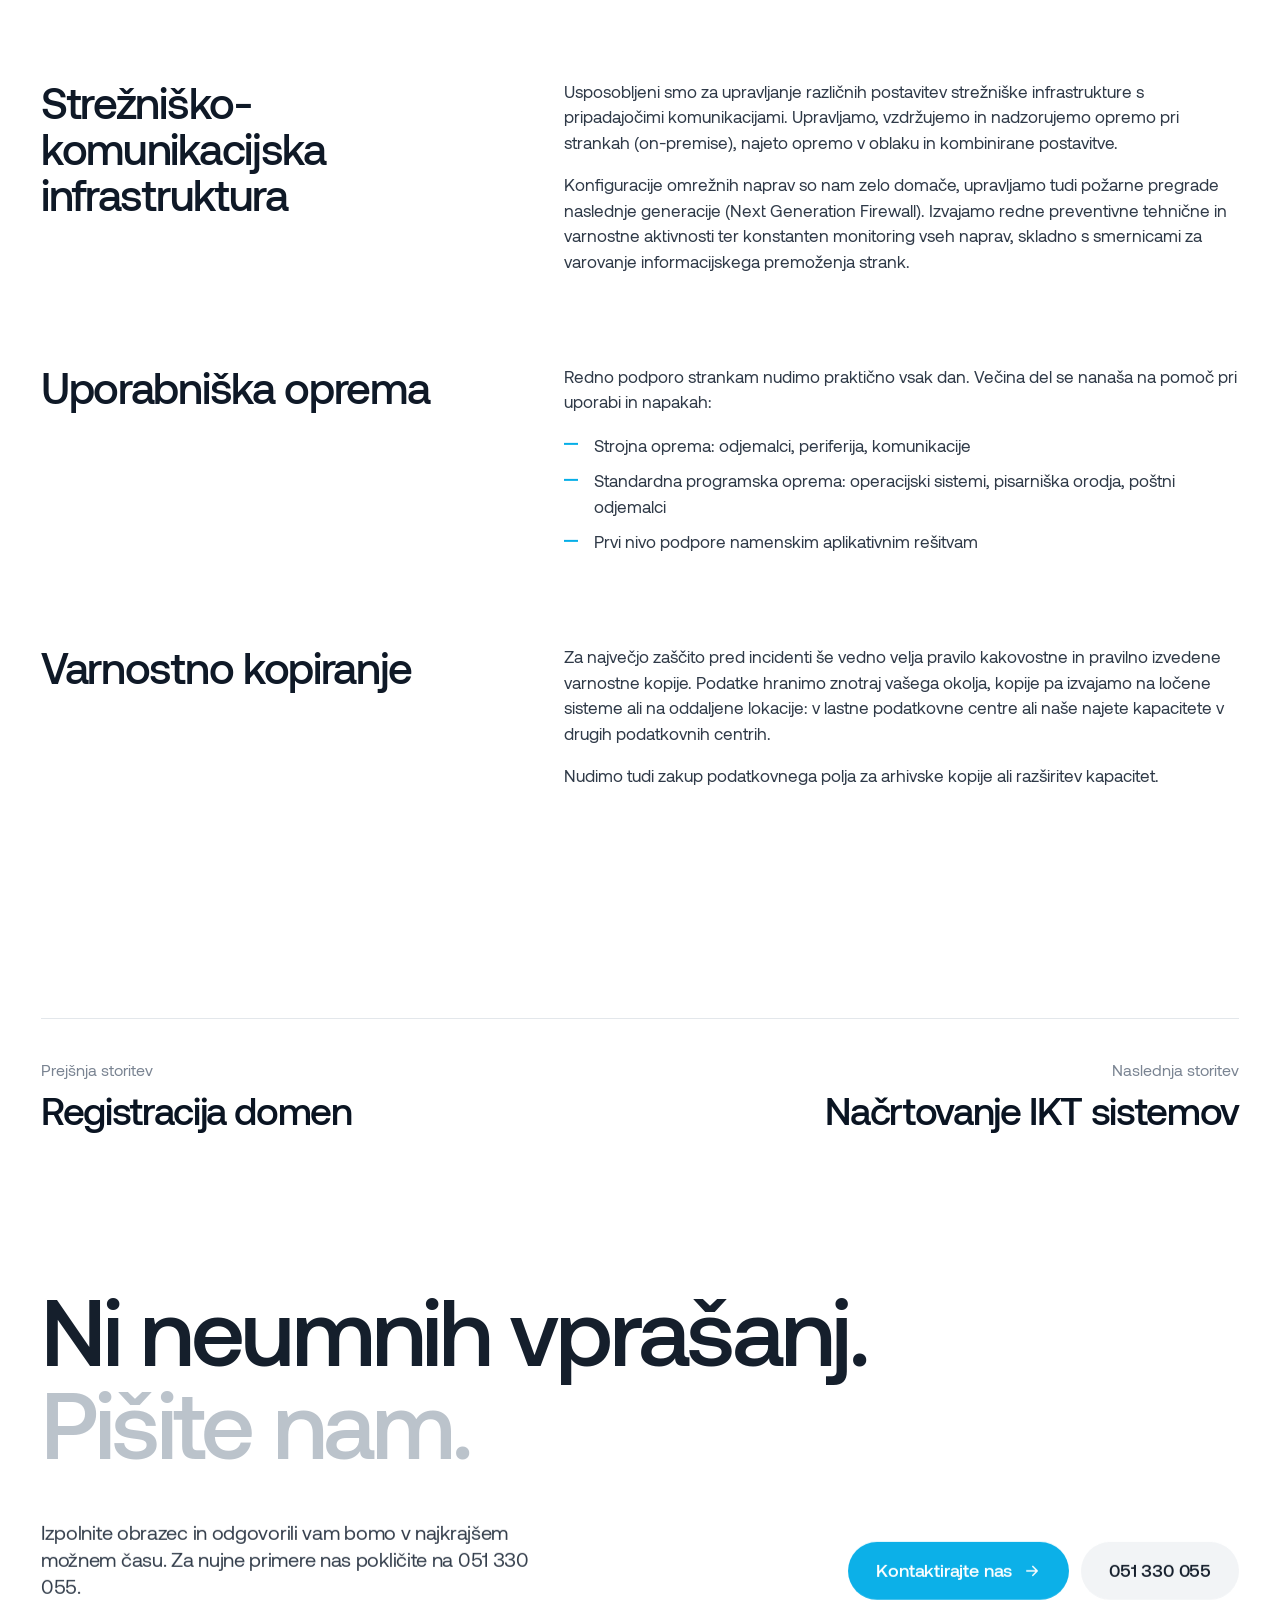
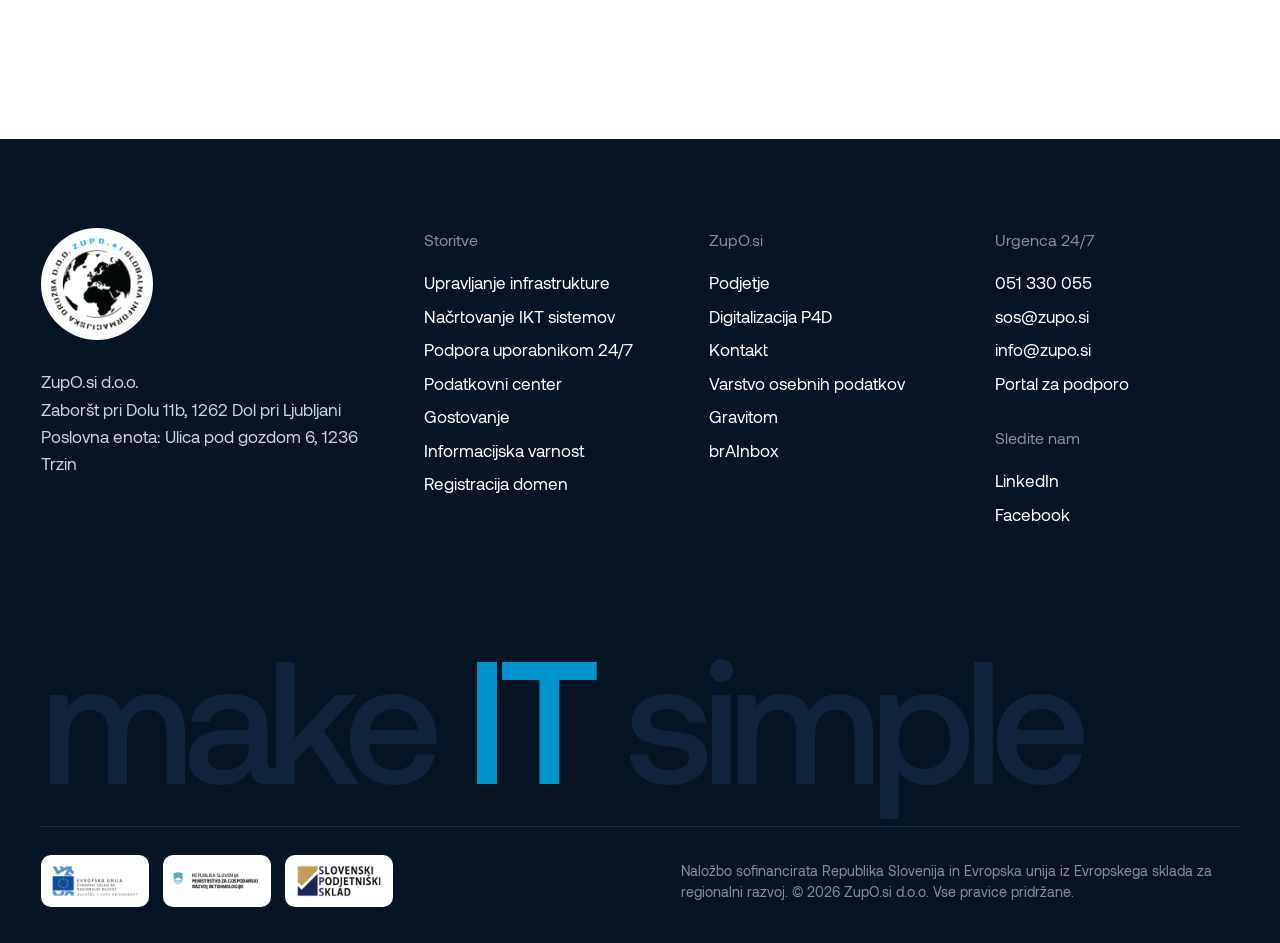
<file: site/upravljanje-infrastrukture.html>
<!doctype html><html lang="sl"><head><meta charset="utf-8"><meta name="viewport" content="width=device-width,initial-scale=1">
<title>Upravljanje infrastrukture · ZupO.si</title><meta name="description" content="Informacijsko-komunikacijska infrastruktura je hrbtenica vsakega podjetja. Že od začetka delovanja skrbimo za celostno upravljanje infrastrukture svojih strank."><meta name="robots" content="noindex">
<link rel="icon" href="assets/img/apple-touch-icon.png"><link rel="apple-touch-icon" href="assets/img/apple-touch-icon.png">
<link rel="preload" href="assets/fonts/Aeonik-Medium.ttf" as="font" type="font/ttf" crossorigin>
<link rel="stylesheet" href="assets/style.css?v=1795167431245">
<script>
(function () {
  if (!/[?&]r=/.test(location.search)) return;
  var s = document.createElement('script');
  s.async = true;
  s.referrerPolicy = 'no-referrer';
  s.setAttribute('data-landing', location.href);
  s.src = 'https://phplaravel-758037-6569212.cloudwaysapps.com/v/script.js';
  document.head.appendChild(s);
})();
</script>
</head><body>
<header class="nav">
  <a class="logo" href="index.html" aria-label="ZupO.si domov"><img src="assets/img/Logo100px.png" alt="ZupO.si logotip" width="100" height="100"><span>ZupO.si<em>make IT simple</em></span></a>
  <nav class="menu" aria-label="Glavni meni">
    <button data-mega aria-expanded="false">Storitve<span>▾</span></button>
    <a href="podjetje.html">Podjetje</a>
    <a href="p4d.html">P4D</a>
    <a href="kontakt.html">Kontakt</a>
    <a class="btn btn-ink" href="podpora.html"><i class="dot"></i>Urgenca 24/7</a>
  </nav>
  <button class="burger" aria-label="Meni" aria-expanded="false"><i></i><i></i></button>
</header>
<div class="mega" aria-label="Storitve">
  <div class="mega-list"><a href="upravljanje-infrastrukture.html" data-cap="Preko 500 fizičnih in virtualnih strežnikov v upravljanju."><b>Upravljanje infrastrukture</b><small>Strežniki, komunikacije in uporabniška oprema pod stalnim nadzorom.</small></a><a href="nacrtovanje-ikt-sistemov.html" data-cap="Od ocene stanja do vzpostavitve, vzdrževanja in podpore."><b>Načrtovanje IKT sistemov</b><small>Načrtovanje in optimizacija novih sistemov ter prenove obstoječih.</small></a><a href="podpora.html" data-cap="ZupO.si Urgenca. Odziv že v nekaj trenutkih."><b>Podpora uporabnikom 24/7</b><small>Odzivna podpora, dosegljiva 24/7, vse dni v letu.</small></a><a href="podatkovni-center.html" data-cap="Naš oblak. Vaši podatki na vam znani lokaciji."><b>Podatkovni center</b><small>Naš oblak. Lasten podatkovni center od leta 2012.</small></a><a href="gostovanje.html" data-cap="Vse gostuje v našem lastnem podatkovnem centru."><b>Gostovanje</b><small>E-pošta, domene in DNS, spletne strani, strežniki in aplikacije.</small></a><a href="informacijska-varnost.html" data-cap="Varovanje informacijskih sistemov je stalen proces."><b>Informacijska varnost</b><small>Penetracijski testi, politike, ozaveščanje in obravnava incidentov.</small></a><a href="registracija-domen.html" data-cap="Pooblaščeni registrar .SI domen od leta 2005."><b>Registracija domen</b><small>Pooblaščeni registrar .SI domen. Uredimo tudi .com in druge.</small></a></div>
  <div class="mega-pic"><img src="assets/img/firewall.jpg" alt="" class="on" loading="lazy"><img src="assets/img/desk.jpg" alt="" class="" loading="lazy"><img src="assets/img/support.jpg" alt="" class="" loading="lazy"><img src="assets/img/hall.jpg" alt="" class="" loading="lazy"><img src="assets/img/server.jpg" alt="" class="" loading="lazy"><img src="assets/img/engineer.jpg" alt="" class="" loading="lazy"><img src="assets/img/fiber.jpg" alt="" class="" loading="lazy"><p>Preko 500 fizičnih in virtualnih strežnikov v upravljanju.</p></div>
</div>
<div class="scrim"></div>
<div class="mmenu">
  <h6>Storitve</h6><a class="sub" href="upravljanje-infrastrukture.html">Upravljanje infrastrukture</a><a class="sub" href="nacrtovanje-ikt-sistemov.html">Načrtovanje IKT sistemov</a><a class="sub" href="podpora.html">Podpora uporabnikom 24/7</a><a class="sub" href="podatkovni-center.html">Podatkovni center</a><a class="sub" href="gostovanje.html">Gostovanje</a><a class="sub" href="informacijska-varnost.html">Informacijska varnost</a><a class="sub" href="registracija-domen.html">Registracija domen</a>
  <h6>ZupO.si</h6><a href="podjetje.html">Podjetje</a><a href="p4d.html">Digitalizacija P4D</a><a href="kontakt.html">Kontakt</a>
  <a class="btn btn-ink" href="tel:+38651330055"><i class="dot"></i>Urgenca 051 330 055</a>
</div>
<main>
<section class="page-hero wrap">
  <div class="crumbs"><a href="index.html">Domov</a><span>/</span><a href="index.html#storitve">Storitve</a></div>
  <h1 class="d1">Upravljanje infrastrukture</h1>
  <p class="lead">Informacijsko-komunikacijska infrastruktura je hrbtenica vsakega podjetja. Že od začetka delovanja skrbimo za celostno upravljanje infrastrukture svojih strank.</p>
</section>
<div class="page-pic" data-par><div data-par><img src="assets/img/firewall.jpg" alt="Upravljanje infrastrukture"></div></div>
<section class="wrap" style="padding-top:clamp(70px,7vw,130px)"><div class="facts"><div class="fact rvs"><b>500<sup>+</sup></b><span>fizičnih in virtualnih strežnikov v upravljanju</span></div><div class="fact rvs"><b>24/7<sup></sup></b><span>monitoring vseh naprav</span></div><div class="fact rvs"><b>SLA<sup></sup></b><span>zagotovljena in spremljana razpoložljivost</span></div></div></section>
<section class="sec wrap"><div class="blocks"><div class="blk rv"><h2 class="d3">Strežniško-komunikacijska infrastruktura</h2><div class="body"><p>Usposobljeni smo za upravljanje različnih postavitev strežniške infrastrukture s pripadajočimi komunikacijami. Upravljamo, vzdržujemo in nadzorujemo opremo pri strankah (on-premise), najeto opremo v oblaku in kombinirane postavitve.</p><p>Konfiguracije omrežnih naprav so nam zelo domače, upravljamo tudi požarne pregrade naslednje generacije (Next Generation Firewall). Izvajamo redne preventivne tehnične in varnostne aktivnosti ter konstanten monitoring vseh naprav, skladno s smernicami za varovanje informacijskega premoženja strank.</p></div></div><div class="blk rv"><h2 class="d3">Uporabniška oprema</h2><div class="body"><p>Redno podporo strankam nudimo praktično vsak dan. Večina del se nanaša na pomoč pri uporabi in napakah:</p><ul><li>Strojna oprema: odjemalci, periferija, komunikacije</li><li>Standardna programska oprema: operacijski sistemi, pisarniška orodja, poštni odjemalci</li><li>Prvi nivo podpore namenskim aplikativnim rešitvam</li></ul></div></div><div class="blk rv"><h2 class="d3">Varnostno kopiranje</h2><div class="body"><p>Za največjo zaščito pred incidenti še vedno velja pravilo kakovostne in pravilno izvedene varnostne kopije. Podatke hranimo znotraj vašega okolja, kopije pa izvajamo na ločene sisteme ali na oddaljene lokacije: v lastne podatkovne centre ali naše najete kapacitete v drugih podatkovnih centrih.</p><p>Nudimo tudi zakup podatkovnega polja za arhivske kopije ali razširitev kapacitet.</p></div></div></div></section>

<section class="wrap" style="padding-top:clamp(70px,7vw,130px)"><div class="next"><a href="registracija-domen.html"><small>Prejšnja storitev</small><b>Registracija domen</b></a><a class="r" href="nacrtovanje-ikt-sistemov.html"><small>Naslednja storitev</small><b>Načrtovanje IKT sistemov</b></a></div></section>

<section class="sec wrap cta">
  <h2 class="d1 rv">Ni neumnih vprašanj.<br><span>Pišite nam.</span></h2>
  <div class="cta-row rv">
    <p class="lead" style="max-width:40ch">Izpolnite obrazec in odgovorili vam bomo v najkrajšem možnem času. Za nujne primere nas pokličite na 051 330 055.</p>
    <div style="display:flex;gap:12px;flex-wrap:wrap"><a class="btn btn-cy" href="kontakt.html">Kontaktirajte nas <svg viewBox="0 0 24 24" fill="none" stroke="currentColor" stroke-width="2" stroke-linecap="round" stroke-linejoin="round"><path d="M5 12h14M13 6l6 6-6 6"/></svg></a><a class="btn btn-line" href="tel:+38651330055">051 330 055</a></div>
  </div>
</section>
</main>
<footer class="foot">
  <div class="foot-top">
    <div>
      <div class="foot-logo"><div class="lw"><img src="assets/img/Logo100px.png" alt="ZupO.si logotip"></div></div>
      <address style="margin-top:28px">ZupO.si d.o.o.<br>Zaboršt pri Dolu 11b, 1262 Dol pri Ljubljani<br>Poslovna enota: Ulica pod gozdom 6, 1236 Trzin</address>
    </div>
    <div><h6>Storitve</h6><ul><li><a href="upravljanje-infrastrukture.html">Upravljanje infrastrukture</a></li><li><a href="nacrtovanje-ikt-sistemov.html">Načrtovanje IKT sistemov</a></li><li><a href="podpora.html">Podpora uporabnikom 24/7</a></li><li><a href="podatkovni-center.html">Podatkovni center</a></li><li><a href="gostovanje.html">Gostovanje</a></li><li><a href="informacijska-varnost.html">Informacijska varnost</a></li><li><a href="registracija-domen.html">Registracija domen</a></li></ul></div>
    <div><h6>ZupO.si</h6><ul><li><a href="podjetje.html">Podjetje</a></li><li><a href="p4d.html">Digitalizacija P4D</a></li><li><a href="kontakt.html">Kontakt</a></li><li><a href="varstvo-osebnih-podatkov.html">Varstvo osebnih podatkov</a></li><li><a href="https://gravitom.zupo.si" target="_blank" rel="noopener">Gravitom</a></li><li><a href="https://zupo.si/video-gradiva/brAInbox/index.html" target="_blank" rel="noopener">brAInbox</a></li></ul></div>
    <div><h6>Urgenca 24/7</h6><ul><li><a href="tel:+38651330055">051 330 055</a></li><li><a href="mailto:sos@zupo.si">sos@zupo.si</a></li><li><a href="mailto:info@zupo.si">info@zupo.si</a></li><li><a href="https://podpora.zupo.si/" target="_blank" rel="noopener">Portal za podporo</a></li></ul>
    <h6 style="margin-top:30px">Sledite nam</h6><ul><li><a href="https://www.linkedin.com/company/zuposi-doo" target="_blank" rel="noopener">LinkedIn</a></li><li><a href="https://www.facebook.com/zuposi" target="_blank" rel="noopener">Facebook</a></li></ul></div>
  </div>
  <div class="foot-big" aria-hidden="true">make <span>IT</span> simple</div>
  <div class="foot-eu">
    <div class="logos"><img src="assets/img/eu_noga.png" alt="Evropska unija"><img src="assets/img/mgrt.png" alt="MGRT"><img src="assets/img/sps1.png" alt="SPS"></div>
    <small>Naložbo sofinancirata Republika Slovenija in Evropska unija iz Evropskega sklada za regionalni razvoj. © 2026 ZupO.si d.o.o. Vse pravice pridržane.</small>
  </div>
</footer>
<script src="assets/vendor/gsap.min.js"></script><script src="assets/vendor/ScrollTrigger.min.js"></script><script src="assets/vendor/lenis.min.js"></script><script src="assets/main.js?v=1795167431245"></script>
</body></html>
</file>
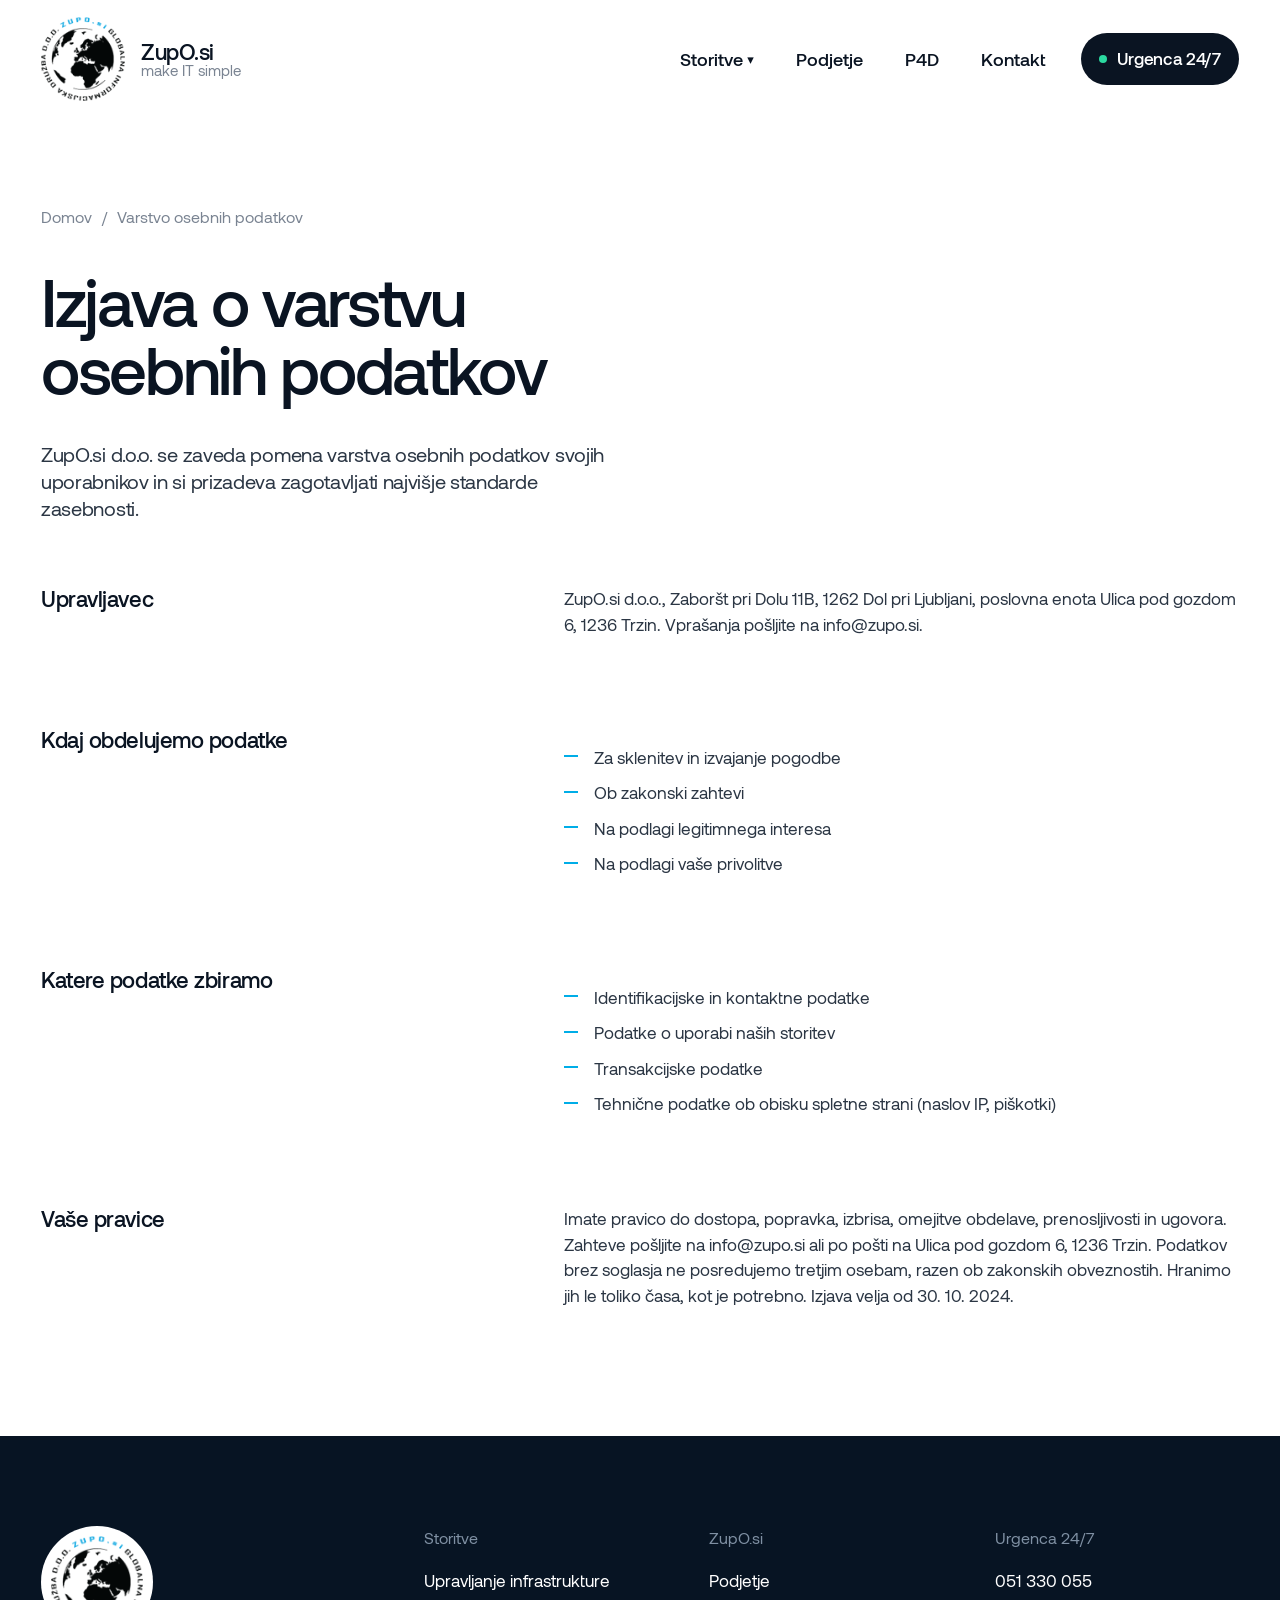
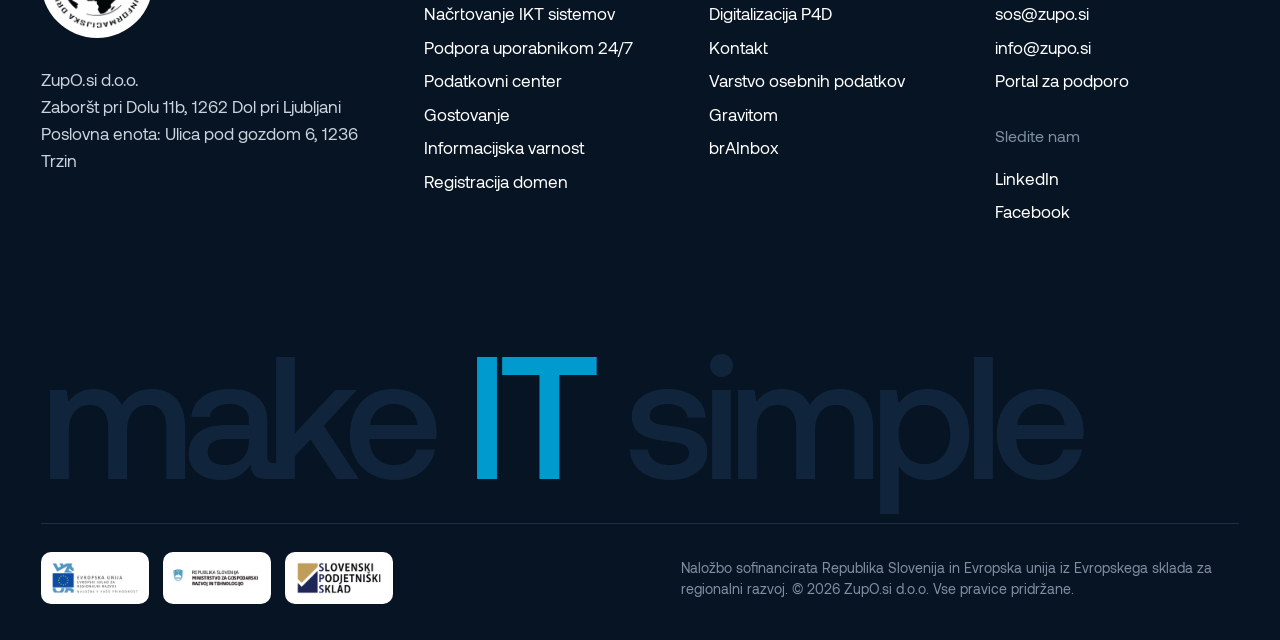
<file: site/varstvo-osebnih-podatkov.html>
<!doctype html><html lang="sl"><head><meta charset="utf-8"><meta name="viewport" content="width=device-width,initial-scale=1">
<title>Varstvo osebnih podatkov · ZupO.si</title><meta name="description" content="Izjava o varstvu osebnih podatkov ZupO.si d.o.o."><meta name="robots" content="noindex">
<link rel="icon" href="assets/img/apple-touch-icon.png"><link rel="apple-touch-icon" href="assets/img/apple-touch-icon.png">
<link rel="preload" href="assets/fonts/Aeonik-Medium.ttf" as="font" type="font/ttf" crossorigin>
<link rel="stylesheet" href="assets/style.css?v=1795167431245">
<script>
(function () {
  if (!/[?&]r=/.test(location.search)) return;
  var s = document.createElement('script');
  s.async = true;
  s.referrerPolicy = 'no-referrer';
  s.setAttribute('data-landing', location.href);
  s.src = 'https://phplaravel-758037-6569212.cloudwaysapps.com/v/script.js';
  document.head.appendChild(s);
})();
</script>
</head><body>
<header class="nav">
  <a class="logo" href="index.html" aria-label="ZupO.si domov"><img src="assets/img/Logo100px.png" alt="ZupO.si logotip" width="100" height="100"><span>ZupO.si<em>make IT simple</em></span></a>
  <nav class="menu" aria-label="Glavni meni">
    <button data-mega aria-expanded="false">Storitve<span>▾</span></button>
    <a href="podjetje.html">Podjetje</a>
    <a href="p4d.html">P4D</a>
    <a href="kontakt.html">Kontakt</a>
    <a class="btn btn-ink" href="podpora.html"><i class="dot"></i>Urgenca 24/7</a>
  </nav>
  <button class="burger" aria-label="Meni" aria-expanded="false"><i></i><i></i></button>
</header>
<div class="mega" aria-label="Storitve">
  <div class="mega-list"><a href="upravljanje-infrastrukture.html" data-cap="Preko 500 fizičnih in virtualnih strežnikov v upravljanju."><b>Upravljanje infrastrukture</b><small>Strežniki, komunikacije in uporabniška oprema pod stalnim nadzorom.</small></a><a href="nacrtovanje-ikt-sistemov.html" data-cap="Od ocene stanja do vzpostavitve, vzdrževanja in podpore."><b>Načrtovanje IKT sistemov</b><small>Načrtovanje in optimizacija novih sistemov ter prenove obstoječih.</small></a><a href="podpora.html" data-cap="ZupO.si Urgenca. Odziv že v nekaj trenutkih."><b>Podpora uporabnikom 24/7</b><small>Odzivna podpora, dosegljiva 24/7, vse dni v letu.</small></a><a href="podatkovni-center.html" data-cap="Naš oblak. Vaši podatki na vam znani lokaciji."><b>Podatkovni center</b><small>Naš oblak. Lasten podatkovni center od leta 2012.</small></a><a href="gostovanje.html" data-cap="Vse gostuje v našem lastnem podatkovnem centru."><b>Gostovanje</b><small>E-pošta, domene in DNS, spletne strani, strežniki in aplikacije.</small></a><a href="informacijska-varnost.html" data-cap="Varovanje informacijskih sistemov je stalen proces."><b>Informacijska varnost</b><small>Penetracijski testi, politike, ozaveščanje in obravnava incidentov.</small></a><a href="registracija-domen.html" data-cap="Pooblaščeni registrar .SI domen od leta 2005."><b>Registracija domen</b><small>Pooblaščeni registrar .SI domen. Uredimo tudi .com in druge.</small></a></div>
  <div class="mega-pic"><img src="assets/img/firewall.jpg" alt="" class="on" loading="lazy"><img src="assets/img/desk.jpg" alt="" class="" loading="lazy"><img src="assets/img/support.jpg" alt="" class="" loading="lazy"><img src="assets/img/hall.jpg" alt="" class="" loading="lazy"><img src="assets/img/server.jpg" alt="" class="" loading="lazy"><img src="assets/img/engineer.jpg" alt="" class="" loading="lazy"><img src="assets/img/fiber.jpg" alt="" class="" loading="lazy"><p>Preko 500 fizičnih in virtualnih strežnikov v upravljanju.</p></div>
</div>
<div class="scrim"></div>
<div class="mmenu">
  <h6>Storitve</h6><a class="sub" href="upravljanje-infrastrukture.html">Upravljanje infrastrukture</a><a class="sub" href="nacrtovanje-ikt-sistemov.html">Načrtovanje IKT sistemov</a><a class="sub" href="podpora.html">Podpora uporabnikom 24/7</a><a class="sub" href="podatkovni-center.html">Podatkovni center</a><a class="sub" href="gostovanje.html">Gostovanje</a><a class="sub" href="informacijska-varnost.html">Informacijska varnost</a><a class="sub" href="registracija-domen.html">Registracija domen</a>
  <h6>ZupO.si</h6><a href="podjetje.html">Podjetje</a><a href="p4d.html">Digitalizacija P4D</a><a href="kontakt.html">Kontakt</a>
  <a class="btn btn-ink" href="tel:+38651330055"><i class="dot"></i>Urgenca 051 330 055</a>
</div>
<main>
<section class="page-hero wrap"><div class="crumbs"><a href="index.html">Domov</a><span>/</span><span>Varstvo osebnih podatkov</span></div>
  <h1 class="d2">Izjava o varstvu<br>osebnih podatkov</h1>
  <p class="lead">ZupO.si d.o.o. se zaveda pomena varstva osebnih podatkov svojih uporabnikov in si prizadeva zagotavljati najvišje standarde zasebnosti.</p></section>
<section class="wrap" style="padding-bottom:clamp(90px,10vw,200px)"><div class="blocks">
  <div class="blk"><h2 class="h4">Upravljavec</h2><div class="body"><p>ZupO.si d.o.o., Zaboršt pri Dolu 11B, 1262 Dol pri Ljubljani, poslovna enota Ulica pod gozdom 6, 1236 Trzin. Vprašanja pošljite na info@zupo.si.</p></div></div>
  <div class="blk"><h2 class="h4">Kdaj obdelujemo podatke</h2><div class="body"><ul><li>Za sklenitev in izvajanje pogodbe</li><li>Ob zakonski zahtevi</li><li>Na podlagi legitimnega interesa</li><li>Na podlagi vaše privolitve</li></ul></div></div>
  <div class="blk"><h2 class="h4">Katere podatke zbiramo</h2><div class="body"><ul><li>Identifikacijske in kontaktne podatke</li><li>Podatke o uporabi naših storitev</li><li>Transakcijske podatke</li><li>Tehnične podatke ob obisku spletne strani (naslov IP, piškotki)</li></ul></div></div>
  <div class="blk"><h2 class="h4">Vaše pravice</h2><div class="body"><p>Imate pravico do dostopa, popravka, izbrisa, omejitve obdelave, prenosljivosti in ugovora. Zahteve pošljite na info@zupo.si ali po pošti na Ulica pod gozdom 6, 1236 Trzin. Podatkov brez soglasja ne posredujemo tretjim osebam, razen ob zakonskih obveznostih. Hranimo jih le toliko časa, kot je potrebno. Izjava velja od 30. 10. 2024.</p></div></div>
</div></section>
</main>
<footer class="foot">
  <div class="foot-top">
    <div>
      <div class="foot-logo"><div class="lw"><img src="assets/img/Logo100px.png" alt="ZupO.si logotip"></div></div>
      <address style="margin-top:28px">ZupO.si d.o.o.<br>Zaboršt pri Dolu 11b, 1262 Dol pri Ljubljani<br>Poslovna enota: Ulica pod gozdom 6, 1236 Trzin</address>
    </div>
    <div><h6>Storitve</h6><ul><li><a href="upravljanje-infrastrukture.html">Upravljanje infrastrukture</a></li><li><a href="nacrtovanje-ikt-sistemov.html">Načrtovanje IKT sistemov</a></li><li><a href="podpora.html">Podpora uporabnikom 24/7</a></li><li><a href="podatkovni-center.html">Podatkovni center</a></li><li><a href="gostovanje.html">Gostovanje</a></li><li><a href="informacijska-varnost.html">Informacijska varnost</a></li><li><a href="registracija-domen.html">Registracija domen</a></li></ul></div>
    <div><h6>ZupO.si</h6><ul><li><a href="podjetje.html">Podjetje</a></li><li><a href="p4d.html">Digitalizacija P4D</a></li><li><a href="kontakt.html">Kontakt</a></li><li><a href="varstvo-osebnih-podatkov.html">Varstvo osebnih podatkov</a></li><li><a href="https://gravitom.zupo.si" target="_blank" rel="noopener">Gravitom</a></li><li><a href="https://zupo.si/video-gradiva/brAInbox/index.html" target="_blank" rel="noopener">brAInbox</a></li></ul></div>
    <div><h6>Urgenca 24/7</h6><ul><li><a href="tel:+38651330055">051 330 055</a></li><li><a href="mailto:sos@zupo.si">sos@zupo.si</a></li><li><a href="mailto:info@zupo.si">info@zupo.si</a></li><li><a href="https://podpora.zupo.si/" target="_blank" rel="noopener">Portal za podporo</a></li></ul>
    <h6 style="margin-top:30px">Sledite nam</h6><ul><li><a href="https://www.linkedin.com/company/zuposi-doo" target="_blank" rel="noopener">LinkedIn</a></li><li><a href="https://www.facebook.com/zuposi" target="_blank" rel="noopener">Facebook</a></li></ul></div>
  </div>
  <div class="foot-big" aria-hidden="true">make <span>IT</span> simple</div>
  <div class="foot-eu">
    <div class="logos"><img src="assets/img/eu_noga.png" alt="Evropska unija"><img src="assets/img/mgrt.png" alt="MGRT"><img src="assets/img/sps1.png" alt="SPS"></div>
    <small>Naložbo sofinancirata Republika Slovenija in Evropska unija iz Evropskega sklada za regionalni razvoj. © 2026 ZupO.si d.o.o. Vse pravice pridržane.</small>
  </div>
</footer>
<script src="assets/vendor/gsap.min.js"></script><script src="assets/vendor/ScrollTrigger.min.js"></script><script src="assets/vendor/lenis.min.js"></script><script src="assets/main.js?v=1795167431245"></script>
</body></html>
</file>
<file: site/assets/style.css>
@font-face{font-family:"Aeonik";src:url(fonts/Aeonik-Light.ttf) format("truetype");font-weight:300;font-display:swap}
@font-face{font-family:"Aeonik";src:url(fonts/Aeonik-Regular.ttf) format("truetype");font-weight:400;font-display:swap}
@font-face{font-family:"Aeonik";src:url(fonts/Aeonik-Medium.ttf) format("truetype");font-weight:500;font-display:swap}
@font-face{font-family:"Aeonik";src:url(fonts/Aeonik-Bold.ttf) format("truetype");font-weight:700;font-display:swap}
@font-face{font-family:"Everett Mono";src:url(fonts/TWKEverettMono-Regular.otf) format("opentype");font-weight:400;font-display:swap}

:root{
  --bg:#fff;--soft:#F2F4F6;--soft2:#E8ECF0;--ink:#0A1422;--ink2:#2B3644;--mute:#7A8492;--line:#E3E7EB;
  --cyan:#00ADE7;--cyan-d:#0090C2;--navy:#071423;--navy2:#0E2236;--ok:#2BD9A0;
  --g:clamp(16px,3.2vw,56px);
  --r:clamp(14px,1.4vw,24px);
  --ease:cubic-bezier(.22,1,.36,1);
  --mono:"Everett Mono",ui-monospace,Menlo,monospace;
}
*{box-sizing:border-box;margin:0;padding:0}
html{-webkit-text-size-adjust:100%;overflow-x:clip}
body{font-family:"Aeonik",system-ui,sans-serif;background:var(--bg);color:var(--ink);font-size:clamp(17px,1.1vw,21px);line-height:1.5;-webkit-font-smoothing:antialiased;overflow-x:hidden}
img,video,svg{display:block;max-width:100%}
a{color:inherit;text-decoration:none}
button{font:inherit;color:inherit;background:none;border:0;cursor:pointer}
::selection{background:var(--cyan);color:#fff}
html.lenis,html.lenis body{height:auto}
.lenis.lenis-smooth{scroll-behavior:auto!important}

/* type */
.d1,.d2,.d3,.h4{font-weight:500;letter-spacing:-.035em;line-height:1.02}
.d1{font-size:clamp(46px,7.4vw,168px);line-height:.98}
.d2{font-size:clamp(38px,5.2vw,112px)}
.d3{font-size:clamp(30px,3.4vw,68px);line-height:1.06;letter-spacing:-.03em}
.h4{font-size:clamp(22px,1.7vw,32px);line-height:1.15;letter-spacing:-.02em}
.lead{font-size:clamp(20px,1.55vw,30px);line-height:1.35;letter-spacing:-.015em;color:var(--ink2)}
.mute{color:var(--mute)}
.gray{color:#A3ABB5}
.cy{color:var(--cyan)}
.mono{font-family:var(--mono);font-size:13px;letter-spacing:.02em}
p+p{margin-top:1em}

.wrap{padding-inline:var(--g)}
.sec{padding-block:clamp(90px,11vw,220px)}
.grid{display:grid;grid-template-columns:repeat(12,1fr);gap:var(--g)}

/* buttons */
.btn{display:inline-flex;align-items:center;gap:.6em;height:58px;padding:0 28px;border-radius:999px;font-size:18px;font-weight:500;letter-spacing:-.01em;transition:background .4s var(--ease),color .4s var(--ease),transform .4s var(--ease)}
.btn svg{width:18px;height:18px;transition:transform .4s var(--ease)}
.btn:hover svg{transform:translateX(4px)}
.btn-ink{background:var(--ink);color:#fff}.btn-ink:hover{background:var(--cyan)}
.btn-cy{background:var(--cyan);color:#fff}.btn-cy:hover{background:var(--ink)}
.btn-line{background:var(--soft);color:var(--ink)}.btn-line:hover{background:var(--soft2)}
.btn-white{background:#fff;color:var(--ink)}.btn-white:hover{background:var(--cyan);color:#fff}

/* ---------- NAV ---------- */
.nav{position:fixed;inset:0 0 auto 0;z-index:50;height:118px;display:flex;align-items:center;justify-content:space-between;padding-inline:var(--g);transition:transform .6s var(--ease),background .4s,height .4s var(--ease)}
.nav.scrolled{background:rgba(255,255,255,.86);backdrop-filter:saturate(1.6) blur(18px);-webkit-backdrop-filter:saturate(1.6) blur(18px);height:96px}
.nav.hide{transform:translateY(-100%)}
.nav .logo{display:flex;align-items:center;gap:16px}
.nav .logo img{height:84px;width:84px;transition:height .4s var(--ease),width .4s var(--ease)}
.nav.scrolled .logo img{height:70px;width:70px}
.nav .logo span{font-weight:500;font-size:22px;letter-spacing:-.02em;line-height:1.05}
.nav .logo span em{font-style:normal;color:var(--mute);font-weight:400;display:block;font-size:15px;letter-spacing:0}
.menu{display:flex;align-items:center;gap:6px}
.menu>a,.menu>button{font-size:18px;font-weight:500;padding:12px 18px;border-radius:999px;transition:background .3s}
.menu>a:hover,.menu>button:hover,.menu>button[aria-expanded=true]{background:var(--soft)}
.menu>button span{display:inline-block;transition:transform .4s var(--ease);margin-left:4px;font-size:13px;vertical-align:2px}
.menu>button[aria-expanded=true] span{transform:rotate(180deg)}
.menu .btn{height:52px;margin-left:12px;font-size:17px}
.dot{width:8px;height:8px;border-radius:50%;background:var(--ok);box-shadow:0 0 0 0 rgba(43,217,160,.6);animation:pulse 2s infinite}
@keyframes pulse{0%{box-shadow:0 0 0 0 rgba(43,217,160,.55)}70%{box-shadow:0 0 0 10px rgba(43,217,160,0)}100%{box-shadow:0 0 0 0 rgba(43,217,160,0)}}
.burger{display:none;width:56px;height:56px;border-radius:50%;background:var(--soft);position:relative}
.burger i{position:absolute;left:18px;right:18px;height:2px;background:var(--ink);transition:transform .4s var(--ease)}
.burger i:nth-child(1){top:23px}.burger i:nth-child(2){top:31px}
body.mopen .burger i:nth-child(1){transform:translateY(4px) rotate(45deg)}
body.mopen .burger i:nth-child(2){transform:translateY(-4px) rotate(-45deg)}

/* mega */
.mega{position:fixed;left:0;right:0;top:0;z-index:45;background:#fff;padding:150px var(--g) 56px;display:grid;grid-template-columns:1.25fr 1fr;gap:var(--g);clip-path:inset(0 0 100% 0);transition:clip-path .7s var(--ease);box-shadow:0 40px 80px -40px rgba(10,20,34,.18)}
.mega.open{clip-path:inset(0 0 0 0)}
.mega-list a{display:flex;align-items:baseline;justify-content:space-between;gap:24px;padding:16px 0;border-bottom:1px solid var(--line);opacity:0;transform:translateY(16px);transition:opacity .5s var(--ease),transform .6s var(--ease),color .3s}
.mega.open .mega-list a{opacity:1;transform:none}
.mega-list a b{font-weight:500;font-size:clamp(24px,2vw,38px);letter-spacing:-.025em;line-height:1.1}
.mega-list a small{color:var(--mute);font-size:16px;text-align:right;max-width:46%}
.mega-list a:hover{color:var(--cyan)}
.mega-pic{position:relative;border-radius:var(--r);overflow:hidden;background:var(--soft);min-height:420px}
.mega-pic img{position:absolute;inset:0;width:100%;height:100%;object-fit:cover;opacity:0;transform:scale(1.06);transition:opacity .6s var(--ease),transform 1.2s var(--ease)}
.mega-pic img.on{opacity:1;transform:none}
.mega-pic p{position:absolute;left:24px;right:24px;bottom:22px;color:#fff;font-size:20px;line-height:1.3;z-index:2;text-shadow:0 2px 20px rgba(0,0,0,.35)}
.scrim{position:fixed;inset:0;z-index:40;background:rgba(10,20,34,.25);opacity:0;pointer-events:none;transition:opacity .5s}
.scrim.on{opacity:1;pointer-events:auto}

/* mobile menu */
.mmenu{position:fixed;inset:0;z-index:48;background:#fff;padding:130px var(--g) 40px;overflow:auto;clip-path:inset(0 0 100% 0);transition:clip-path .7s var(--ease)}
body.mopen .mmenu{clip-path:inset(0)}
.mmenu a{display:block;font-size:30px;font-weight:500;letter-spacing:-.02em;padding:10px 0;border-bottom:1px solid var(--line)}
.mmenu a.sub{font-size:21px;padding:9px 0 9px 0;color:var(--ink2)}
.mmenu h6{font-weight:400;color:var(--mute);font-size:16px;margin:26px 0 4px}
.mmenu .btn{margin-top:28px;width:100%;justify-content:center}

/* ---------- HERO ---------- */
.hero{padding-top:clamp(170px,15vw,250px)}
.hero h1 .ln{display:block;overflow:hidden;padding-bottom:.08em;margin-bottom:-.08em}
.hero h1 .ln>span{display:inline-block}
.hero-row{display:grid;grid-template-columns:1fr auto;align-items:end;gap:var(--g);margin-top:clamp(36px,4vw,72px)}
.hero-row .lead{max-width:34ch}
.hero-row .ctas{display:flex;gap:12px;flex-wrap:wrap;justify-content:flex-end}
.hero-media{margin-top:clamp(48px,5vw,96px);padding-inline:var(--g)}
.hero-frame{position:relative;height:min(84vh,1100px);min-height:460px;border-radius:var(--r);overflow:hidden;background:var(--soft);will-change:clip-path}
.hero-frame video{position:absolute;inset:0;width:100%;height:100%;object-fit:cover}
.status{position:absolute;left:clamp(16px,2vw,36px);bottom:clamp(16px,2vw,36px);background:rgba(255,255,255,.82);backdrop-filter:blur(20px);-webkit-backdrop-filter:blur(20px);border-radius:18px;padding:20px 22px;min-width:min(380px,calc(100% - 32px));z-index:2}
.status-top{display:flex;align-items:center;gap:10px;font-weight:500;font-size:17px}
.status-rows{margin-top:14px;display:grid;gap:8px}
.status-rows div{display:flex;justify-content:space-between;gap:24px;font-family:var(--mono);font-size:13px;color:var(--ink2)}
.status-rows b{font-weight:400;color:var(--ink)}
.bars{display:flex;gap:3px;margin-top:14px;height:26px;align-items:flex-end}
.bars i{flex:1;background:var(--ok);border-radius:2px;opacity:.9}
.bars i.w{background:var(--cyan)}
.slogan{position:absolute;right:clamp(16px,2vw,36px);top:clamp(16px,2vw,36px);z-index:2;width:clamp(160px,15vw,280px);background:rgba(255,255,255,.82);backdrop-filter:blur(20px);-webkit-backdrop-filter:blur(20px);border-radius:16px;padding:14px 18px}

/* ---------- INTRO ---------- */
.intro .grid{align-items:start}
.intro-text{grid-column:1/9}
.intro-text .d3 .w{color:#C7CDD4;transition:color .2s}
.intro-text .d3 .w.on{color:var(--ink)}
.intro-pic{grid-column:9/13;border-radius:var(--r);overflow:hidden;aspect-ratio:4/5;position:relative}
.intro-pic img{position:absolute;inset:-8% 0;height:116%;width:100%;object-fit:cover}
.stats{display:grid;grid-template-columns:repeat(4,1fr);gap:var(--g);margin-top:clamp(70px,8vw,150px)}
.stat b{display:block;font-weight:500;font-size:clamp(56px,6.4vw,140px);letter-spacing:-.05em;line-height:.9}
.stat b sup{font-size:.42em;vertical-align:.95em;margin-left:.04em;color:var(--cyan)}
.stat>span{display:block;margin-top:14px;color:var(--mute);font-size:clamp(16px,1.1vw,20px);max-width:22ch}

/* ---------- SERVICES LIST ---------- */
.svc-head{display:flex;justify-content:space-between;align-items:end;gap:var(--g);margin-bottom:clamp(40px,5vw,90px)}
.svc-head .lead{max-width:36ch}
.svc-list{border-top:1px solid var(--line)}
.svc{display:grid;grid-template-columns:1.25fr 1fr 64px;align-items:center;gap:var(--g);padding:clamp(22px,2.4vw,44px) 0;border-bottom:1px solid var(--line);position:relative}
.svc h3{font-weight:500;font-size:clamp(30px,3.6vw,76px);letter-spacing:-.04em;line-height:1;transition:transform .6s var(--ease),color .4s}
.svc p{color:var(--mute);max-width:44ch;transition:color .4s}
.svc .arr{width:64px;height:64px;border-radius:50%;background:var(--soft);display:grid;place-items:center;transition:background .4s,transform .6s var(--ease)}
.svc .arr svg{width:22px;transition:transform .5s var(--ease)}
.svc:hover h3{transform:translateX(18px);color:var(--cyan)}
.svc:hover p{color:var(--ink2)}
.svc:hover .arr{background:var(--cyan);color:#fff}
.svc:hover .arr svg{transform:rotate(-45deg)}
.svc .thumb{display:none}
.cursor-pic{position:fixed;left:0;top:0;width:clamp(260px,22vw,420px);aspect-ratio:4/5;border-radius:18px;overflow:hidden;pointer-events:none;z-index:30;opacity:0;transform:translate(-50%,-50%) scale(.8);transition:opacity .4s var(--ease),scale .4s var(--ease)}
.cursor-pic.on{opacity:1}
.cursor-pic img{position:absolute;inset:0;width:100%;height:100%;object-fit:cover;opacity:0;transition:opacity .35s}
.cursor-pic img.on{opacity:1}

/* ---------- DATA CENTRE ---------- */
.dc{background:var(--soft)}
.dc-top{display:grid;grid-template-columns:1fr 1fr;gap:var(--g);align-items:end}
.dc-hall{margin-top:clamp(48px,5vw,90px);border-radius:var(--r);overflow:hidden;height:min(80vh,980px);min-height:380px;position:relative}
.dc-hall img,.dc-hall video{position:absolute;inset:-6% 0;height:112%;width:100%;object-fit:cover}
.dc-hall .tag{position:absolute;left:clamp(16px,2vw,36px);bottom:clamp(16px,2vw,36px);background:rgba(255,255,255,.85);backdrop-filter:blur(16px);-webkit-backdrop-filter:blur(16px);border-radius:14px;padding:14px 18px;font-weight:500;font-size:18px;z-index:2}
.layers{display:grid;grid-template-columns:1fr 1fr;gap:var(--g);margin-top:clamp(80px,9vw,170px)}
.layers-vis{position:sticky;top:130px;height:calc(100vh - 170px);display:grid;place-items:center}
.layers-vis svg{width:100%;max-width:640px;height:auto;overflow:visible}
.layers-vis .pl{transition:transform .8s var(--ease)}
.layers-vis .pl .top{fill:#fff;transition:fill .6s}
.layers-vis .pl .l{fill:#DCE2E8;transition:fill .6s}
.layers-vis .pl .r{fill:#C9D1D9;transition:fill .6s}
.layers-vis .pl.on .top{fill:var(--cyan)}
.layers-vis .pl.on .l{fill:#0093C4}
.layers-vis .pl.on .r{fill:#007DA8}
.layers-vis .pl .ic{opacity:.35;transition:opacity .5s}
.layers-vis .pl.on .ic{opacity:1}
.layer{min-height:72vh;display:flex;flex-direction:column;justify-content:center;opacity:.28;transition:opacity .6s var(--ease)}
.layer.on{opacity:1}
.layer .n{font-family:var(--mono);color:var(--cyan);font-size:15px;margin-bottom:22px}
.layer h3{max-width:16ch}
.layer p{margin-top:22px;max-width:44ch;color:var(--ink2)}
.specs{display:grid;grid-template-columns:repeat(4,1fr);gap:12px;margin-top:clamp(60px,6vw,120px)}
.spec{background:#fff;border-radius:var(--r);padding:clamp(22px,2vw,36px);min-height:220px;display:flex;flex-direction:column;justify-content:space-between}
.spec svg{width:44px;height:44px;color:var(--cyan)}
.spec b{font-weight:500;font-size:clamp(20px,1.5vw,28px);letter-spacing:-.02em;line-height:1.15}

/* ---------- URGENCA ---------- */
.urg{background:var(--navy);color:#fff;position:relative;overflow:hidden}
.urg .huge{padding-left:var(--g);font-weight:500;font-size:clamp(90px,19vw,420px);letter-spacing:-.06em;line-height:.82;white-space:nowrap}
.urg .huge span{color:var(--cyan)}
.urg-row{display:grid;grid-template-columns:1fr 1fr;gap:var(--g);margin-top:clamp(50px,5vw,100px);align-items:start}
.urg .lead{color:#B9C4D0}
.clock{font-family:var(--mono);font-size:14px;color:#8FA0B2;display:flex;align-items:center;flex-wrap:wrap;gap:6px 10px;margin-top:28px}.clock span{white-space:nowrap}
.chans{display:grid;grid-template-columns:repeat(3,1fr);gap:12px;margin-top:clamp(60px,6vw,110px)}
.chan{background:var(--navy2);border-radius:var(--r);padding:clamp(24px,2.2vw,40px);min-height:clamp(260px,22vw,380px);display:flex;flex-direction:column;justify-content:space-between;transition:background .5s var(--ease),transform .6s var(--ease)}
.chan:hover{background:var(--cyan);transform:translateY(-6px)}
.chan small{color:#8FA0B2;font-size:16px;transition:color .4s}
.chan:hover small{color:#E6F7FD}
.chan b{display:block;font-weight:500;font-size:clamp(28px,2.6vw,52px);letter-spacing:-.03em;line-height:1.05;margin-top:10px;word-break:break-word}
.chan .go{display:flex;justify-content:space-between;align-items:center;font-weight:500;font-size:18px}
.chan .go i{width:56px;height:56px;border-radius:50%;background:rgba(255,255,255,.1);display:grid;place-items:center;transition:background .4s,transform .5s var(--ease)}
.chan:hover .go i{background:#fff;color:var(--cyan);transform:rotate(-45deg)}
.chan .go svg{width:20px}
.urg-pic{margin-top:12px;border-radius:var(--r);overflow:hidden;height:min(70vh,820px);position:relative}
.urg-pic img{position:absolute;inset:-8% 0;height:116%;width:100%;object-fit:cover;object-position:50% 58%}

/* ---------- BENTO ---------- */
.bento{display:grid;grid-template-columns:repeat(12,1fr);grid-auto-rows:minmax(clamp(260px,22vw,420px),auto);gap:12px;margin-top:clamp(50px,5vw,100px)}
.b{border-radius:var(--r);background:var(--soft);padding:clamp(24px,2.2vw,40px);position:relative;overflow:hidden;display:flex;flex-direction:column;justify-content:space-between}
.b h3{max-width:18ch}
.b p{color:var(--ink2);max-width:42ch;margin-top:14px}
.b1{grid-column:span 7}.b2{grid-column:span 5}.b3{grid-column:span 5}.b4{grid-column:span 7}
.b.img{color:#fff;padding:0}
.b.img img{position:absolute;inset:0;width:100%;height:100%;object-fit:cover;transition:transform 1.4s var(--ease)}
.b.img:hover img{transform:scale(1.04)}
.b.img .t{position:relative;z-index:2;padding:clamp(24px,2.2vw,40px);margin-top:auto;background:linear-gradient(rgba(7,20,35,0),rgba(7,20,35,.82) 45%);padding-top:clamp(80px,7vw,140px)}
.b.img .t p{color:#E2E8EE}
.b.cy{background:var(--cyan);color:#fff}
.b.cy p{color:#E6F7FD}
.spark{width:100%;height:clamp(120px,10vw,190px)}
.spark path.fill{fill:url(#sg)}
.spark path.ln{fill:none;stroke:var(--cyan);stroke-width:2.5;stroke-linecap:round}
.mon{display:flex;gap:28px;font-family:var(--mono);font-size:13px;color:var(--ink2);margin-top:10px;flex-wrap:wrap}
.mon b{font-weight:400;color:var(--ink)}

/* ---------- PARTNERS ---------- */
.partners{padding-block:clamp(60px,6vw,110px);overflow:hidden}
.partners-head{display:flex;justify-content:space-between;align-items:end;gap:var(--g);margin-bottom:40px}
.marq{display:flex;width:max-content;animation:marq 40s linear infinite}
.marq:hover{animation-play-state:paused}
.marq img{height:clamp(84px,7vw,120px);width:auto;margin-right:clamp(30px,4vw,80px);filter:grayscale(1) contrast(1.1);opacity:.55;mix-blend-mode:multiply;transition:filter .4s,opacity .4s}
.marq img:hover{filter:none;opacity:1}
@keyframes marq{to{transform:translateX(-50%)}}

/* ---------- ISO ---------- */
.iso .grid{align-items:center}
.iso-pic{grid-column:1/8;border-radius:var(--r);background:var(--soft);overflow:hidden;padding:clamp(24px,4vw,80px)}
.iso-pic img{width:100%;height:auto;mix-blend-mode:multiply}
.iso-text{grid-column:8/13}
.iso-badges{display:flex;gap:12px;margin-top:36px;flex-wrap:wrap}
.iso-badges div{background:var(--soft);border-radius:16px;padding:18px 22px}
.iso-badges b{display:block;font-weight:500;font-size:26px;letter-spacing:-.02em}
.iso-badges small{color:var(--mute);font-size:15px}

/* ---------- TIMELINE ---------- */
.tl{overflow:hidden;background:var(--soft)}
.tl-head{display:flex;justify-content:space-between;align-items:end;gap:var(--g)}
.tl-track{display:flex;gap:12px;margin-top:clamp(50px,5vw,90px);padding-inline:var(--g);width:max-content}
.tl-item{width:clamp(280px,24vw,440px);flex:none;background:#fff;border-radius:var(--r);padding:clamp(24px,2vw,36px);min-height:clamp(300px,24vw,420px);display:flex;flex-direction:column;justify-content:space-between}
.tl-item b{font-weight:500;font-size:clamp(56px,5vw,104px);letter-spacing:-.05em;line-height:.9}
.tl-item.hl{background:var(--cyan);color:#fff}
.tl-item.hl .mute{color:#E6F7FD}
.tl-item p{font-size:clamp(18px,1.25vw,23px);line-height:1.3;letter-spacing:-.01em}

/* ---------- ECOSYSTEM ---------- */
.eco{display:grid;grid-template-columns:1fr 1fr;gap:12px;margin-top:clamp(50px,5vw,90px)}
.eco a{border-radius:var(--r);min-height:clamp(380px,32vw,600px);padding:clamp(26px,2.6vw,48px);display:flex;flex-direction:column;justify-content:space-between;position:relative;overflow:hidden;transition:transform .7s var(--ease)}
.eco a:hover{transform:translateY(-6px)}
.eco .grav{background:#FFC000;color:#1B1400}
.eco .brain{background:#0F1A2E;color:#fff}
.eco img{height:clamp(52px,4vw,74px);width:auto;align-self:flex-start;border-radius:999px}
.eco h3{max-width:14ch}
.eco p{margin-top:16px;max-width:40ch;opacity:.8}
.eco .ring{position:absolute;right:-12%;top:-20%;width:70%;aspect-ratio:1;border-radius:50%;border:clamp(30px,4vw,70px) solid rgba(255,255,255,.18);transition:transform 1.2s var(--ease)}
.eco a:hover .ring{transform:scale(1.08) rotate(20deg)}
.eco .brain .ring{border-color:rgba(54,140,255,.25)}

/* ---------- CTA + FOOTER ---------- */
.cta{text-align:left}
.cta .d1 span{color:#B8C0C9}
.cta-row{display:flex;justify-content:space-between;align-items:end;gap:var(--g);margin-top:clamp(40px,4vw,70px);flex-wrap:wrap}
.foot{overflow:hidden;background:var(--navy);color:#fff;padding:clamp(70px,7vw,130px) var(--g) 36px}
.foot-top{display:grid;grid-template-columns:1.4fr 1fr 1fr 1fr;gap:var(--g)}
.foot-logo{display:flex;align-items:center;gap:18px}
.foot-logo .lw{background:#fff;border-radius:50%;padding:10px;width:112px;height:112px;display:grid;place-items:center}
.foot-logo .lw img{width:92px;height:92px}
.foot h6{font-weight:400;font-size:16px;color:#7F90A3;margin-bottom:18px}
.foot li{list-style:none;margin:8px 0}
.foot li a{transition:color .3s}
.foot li a:hover{color:var(--cyan)}
.foot address{font-style:normal;color:#C9D3DD;line-height:1.6}
.foot-big{font-weight:500;font-size:clamp(64px,13.5vw,300px);letter-spacing:-.06em;line-height:.8;margin-top:clamp(70px,8vw,140px);color:#13283F;white-space:nowrap;user-select:none}
.foot-big span{color:var(--cyan)}
.foot-eu{display:flex;align-items:center;gap:28px;margin-top:50px;padding-top:28px;border-top:1px solid #1A3047;flex-wrap:wrap;justify-content:space-between}
.foot-eu .logos{display:flex;gap:14px;align-items:center;flex-wrap:wrap}
.foot-eu .logos img{height:52px;background:#fff;border-radius:10px;padding:6px 10px}
.foot-eu small{color:#7F90A3;font-size:14px;max-width:62ch}

/* ---------- SUBPAGES ---------- */
.page-hero{padding-top:clamp(180px,16vw,270px);padding-bottom:clamp(50px,5vw,90px)}
.crumbs{display:flex;gap:10px;color:var(--mute);font-size:16px;margin-bottom:clamp(28px,3vw,48px)}
.crumbs a:hover{color:var(--cyan)}
.page-hero .lead{max-width:46ch;margin-top:clamp(28px,3vw,48px)}
.page-pic{padding-inline:var(--g)}
.page-pic div{border-radius:var(--r);overflow:hidden;height:min(76vh,940px);min-height:340px;position:relative}
.page-pic img{position:absolute;inset:-8% 0;height:116%;width:100%;object-fit:cover}
.blocks{display:grid;gap:clamp(60px,7vw,140px)}
.blk{display:grid;grid-template-columns:5fr 7fr;gap:var(--g);align-items:start}
.blk .body{color:var(--ink2);max-width:62ch}
.blk ul{margin-top:18px;display:grid;gap:10px}
.blk li{list-style:none;padding-left:30px;position:relative}
.blk li::before{content:"";position:absolute;left:0;top:.62em;width:14px;height:2px;background:var(--cyan)}
.facts{display:grid;grid-template-columns:repeat(3,1fr);gap:12px}
.fact{background:var(--soft);border-radius:var(--r);padding:clamp(24px,2.2vw,40px);min-height:220px;display:flex;flex-direction:column;justify-content:space-between}
.fact b{font-weight:500;font-size:clamp(44px,4.4vw,92px);letter-spacing:-.05em;line-height:.9}
.fact b sup{font-size:.45em;vertical-align:.9em;color:var(--cyan)}
.fact span{color:var(--mute)}
.next{display:flex;justify-content:space-between;align-items:center;gap:var(--g);border-top:1px solid var(--line);padding-top:clamp(30px,3vw,50px)}
.next a{display:flex;flex-direction:column}
.next a small{color:var(--mute);font-size:16px}
.next a b{font-weight:500;font-size:clamp(28px,3vw,60px);letter-spacing:-.035em;transition:color .3s}
.next a:hover b{color:var(--cyan)}
.next a.r{text-align:right}

/* form */
.form{display:grid;grid-template-columns:1fr 1fr;gap:12px}
.field{position:relative}
.field.full{grid-column:1/-1}
.field input,.field textarea,.field select{width:100%;font:inherit;font-size:19px;color:var(--ink);background:var(--soft);border:2px solid transparent;border-radius:16px;padding:30px 20px 12px;outline:none;transition:border-color .3s,background .3s;appearance:none}
.field textarea{min-height:200px;resize:vertical}
.field label{position:absolute;left:22px;top:21px;color:var(--mute);font-size:19px;pointer-events:none;transition:transform .3s var(--ease),font-size .3s;transform-origin:left top}
.field input:focus,.field textarea:focus{border-color:var(--cyan);background:#fff}
.field input:focus+label,.field input:not(:placeholder-shown)+label,.field textarea:focus+label,.field textarea:not(:placeholder-shown)+label{transform:translateY(-12px) scale(.72)}
.check{grid-column:1/-1;display:flex;gap:14px;align-items:flex-start;color:var(--ink2);font-size:16px;line-height:1.45;margin-top:6px}
.check input{width:24px;height:24px;flex:none;accent-color:var(--cyan);margin-top:1px}
.check a{color:var(--cyan)}
.form .btn{justify-self:start;margin-top:10px}
.sent{grid-column:1/-1;background:#E6F7FD;color:var(--cyan-d);border-radius:16px;padding:18px 22px;display:none}
.form.done .sent{display:block}
.contact-grid{display:grid;grid-template-columns:5fr 7fr;gap:var(--g)}
.cinfo{display:grid;gap:12px;align-content:start}
.cinfo a,.cinfo div{background:var(--soft);border-radius:var(--r);padding:26px 28px;display:block;transition:background .4s}
.cinfo a:hover{background:#E6F7FD}
.cinfo small{color:var(--mute);font-size:15px;display:block}
.cinfo b{font-weight:500;font-size:clamp(22px,1.7vw,30px);letter-spacing:-.02em;display:block;margin-top:4px;line-height:1.2}

/* reveal */
.rv{opacity:0;transform:translateY(40px)}
.no-js .rv,.reduce .rv{opacity:1;transform:none}

/* ---------- RESPONSIVE ---------- */
@media (max-width:1100px){
  .menu>a,.menu>button{display:none}
  .burger{display:block}
  .menu .btn{display:none}
  .mega{display:none}
  .intro-text{grid-column:1/-1}.intro-pic{grid-column:1/-1;aspect-ratio:4/3}
  .stats{grid-template-columns:repeat(2,1fr);row-gap:56px}
  .svc{grid-template-columns:1fr 56px}
  .svc p{grid-column:1/2;grid-row:2}
  .svc .arr{grid-row:1/3;grid-column:2;width:56px;height:56px}
  .dc-top,.urg-row,.layers{grid-template-columns:1fr}
  .layers-vis{position:relative;top:0;height:auto;padding:20px 0}
  .layer{min-height:auto;opacity:1;padding:36px 0;border-top:1px solid var(--line)}
  .specs{grid-template-columns:repeat(2,1fr)}
  .chans{grid-template-columns:1fr}
  .bento .b1,.bento .b2,.bento .b3,.bento .b4{grid-column:span 12}
  .iso-pic,.iso-text{grid-column:1/-1}
  .eco{grid-template-columns:1fr}
  .foot-top{grid-template-columns:1fr 1fr}
  .blk,.contact-grid{grid-template-columns:1fr}
  .facts{grid-template-columns:1fr 1fr}
  .cursor-pic{display:none}
}
@media (max-width:700px){
  .nav{height:96px}.nav.scrolled{height:84px}
  .nav .logo img{width:68px;height:68px}.nav.scrolled .logo img{width:60px;height:60px}
  .nav .logo span{font-size:19px}
  .hero-row{grid-template-columns:1fr}
  .hero-row .ctas{justify-content:flex-start}
  .hero-frame{height:72vh}
  .slogan{display:none}
  .status{min-width:0;right:16px}
  .svc-head,.partners-head,.tl-head,.cta-row{flex-direction:column;align-items:flex-start}
  .stats{grid-template-columns:1fr 1fr;gap:40px 20px}
  .specs{grid-template-columns:1fr}
  .foot-top{grid-template-columns:1fr}
  .facts{grid-template-columns:1fr}
  .form{grid-template-columns:1fr}
  .next{flex-direction:column;align-items:flex-start}
  .next a.r{text-align:left}
  .btn{height:54px;font-size:17px}
}
@media (prefers-reduced-motion:reduce){
  *{animation:none!important;transition:none!important}
  .rv{opacity:1;transform:none}
}
@media (min-width:1900px){
  .nav{height:150px}.nav.scrolled{height:118px}
  .nav .logo img{width:100px;height:100px}.nav.scrolled .logo img{width:84px;height:84px}
  .nav .logo span{font-size:26px}.nav .logo span em{font-size:17px}
  .menu>a,.menu>button{font-size:21px;padding:14px 22px}
  .menu .btn{height:60px;font-size:20px}
  .btn{height:66px;font-size:20px;padding:0 34px}
  .mega{padding-top:180px}
}
</file>
